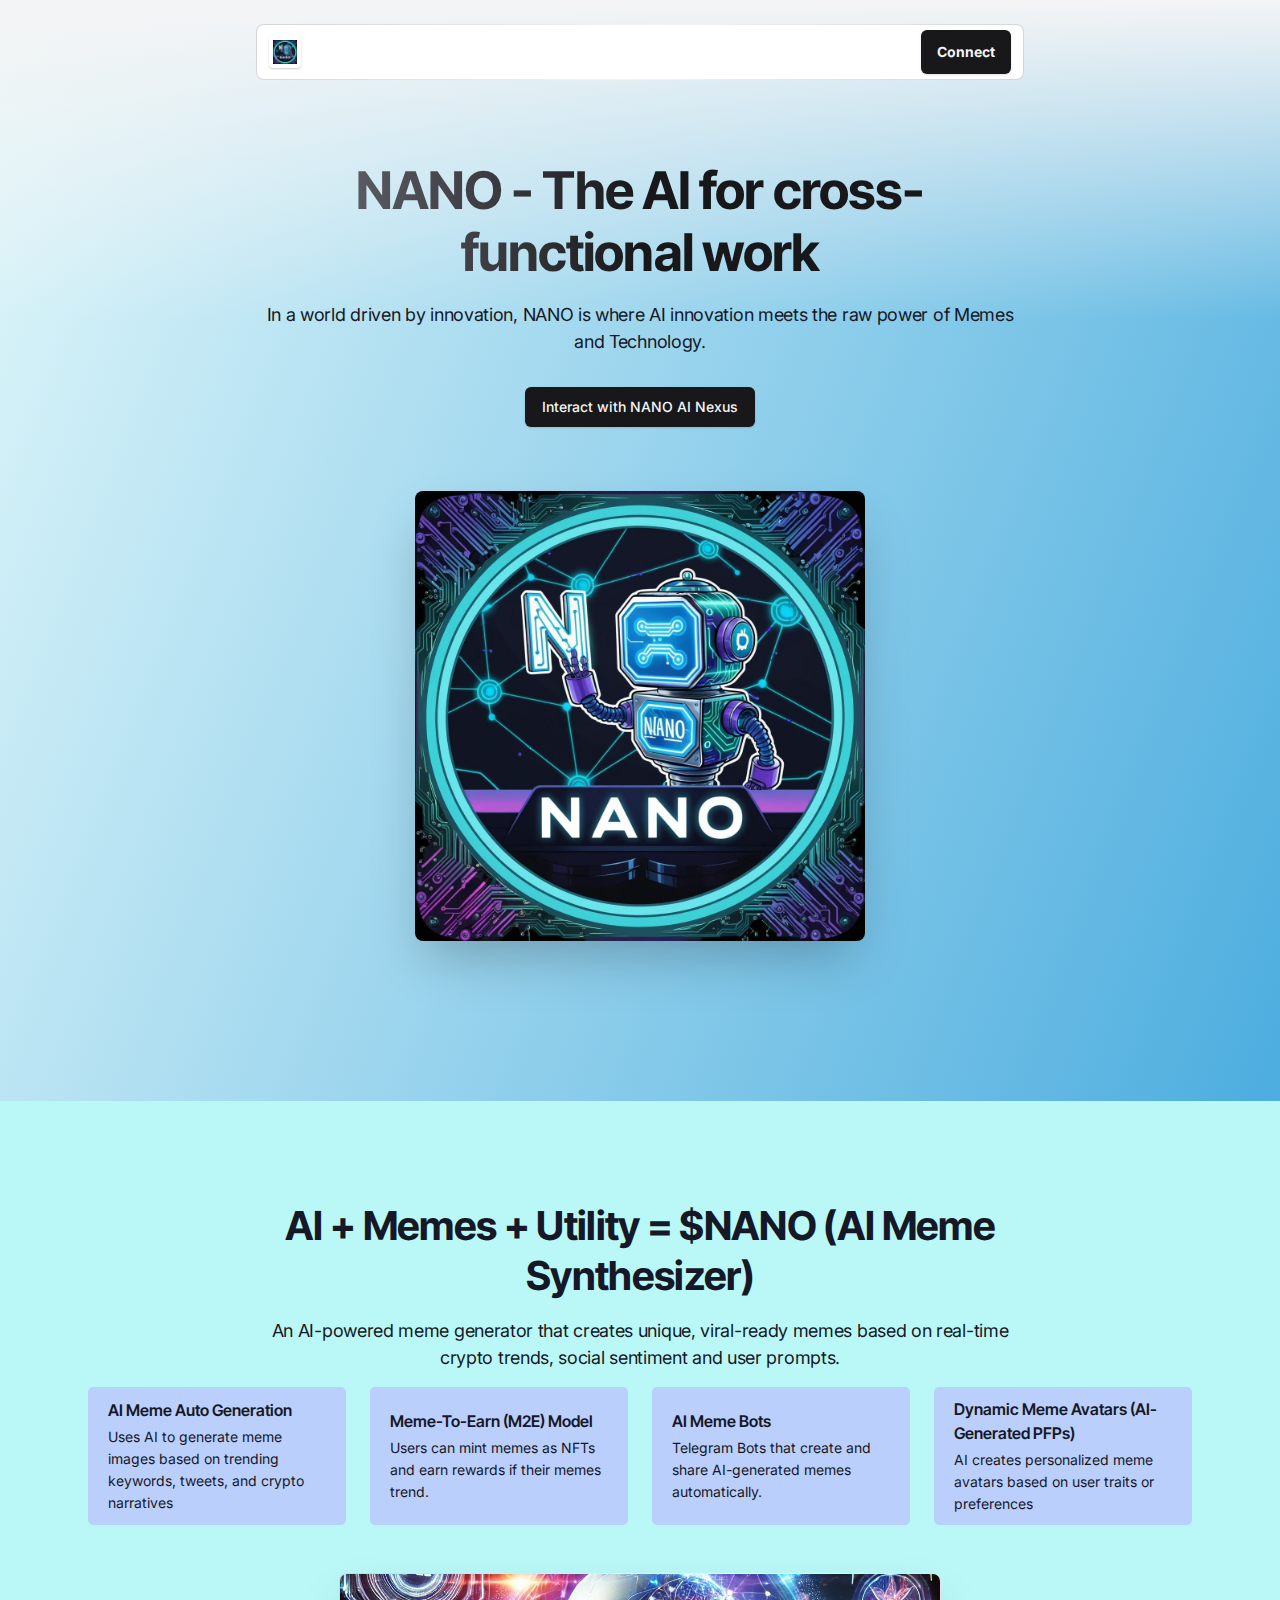
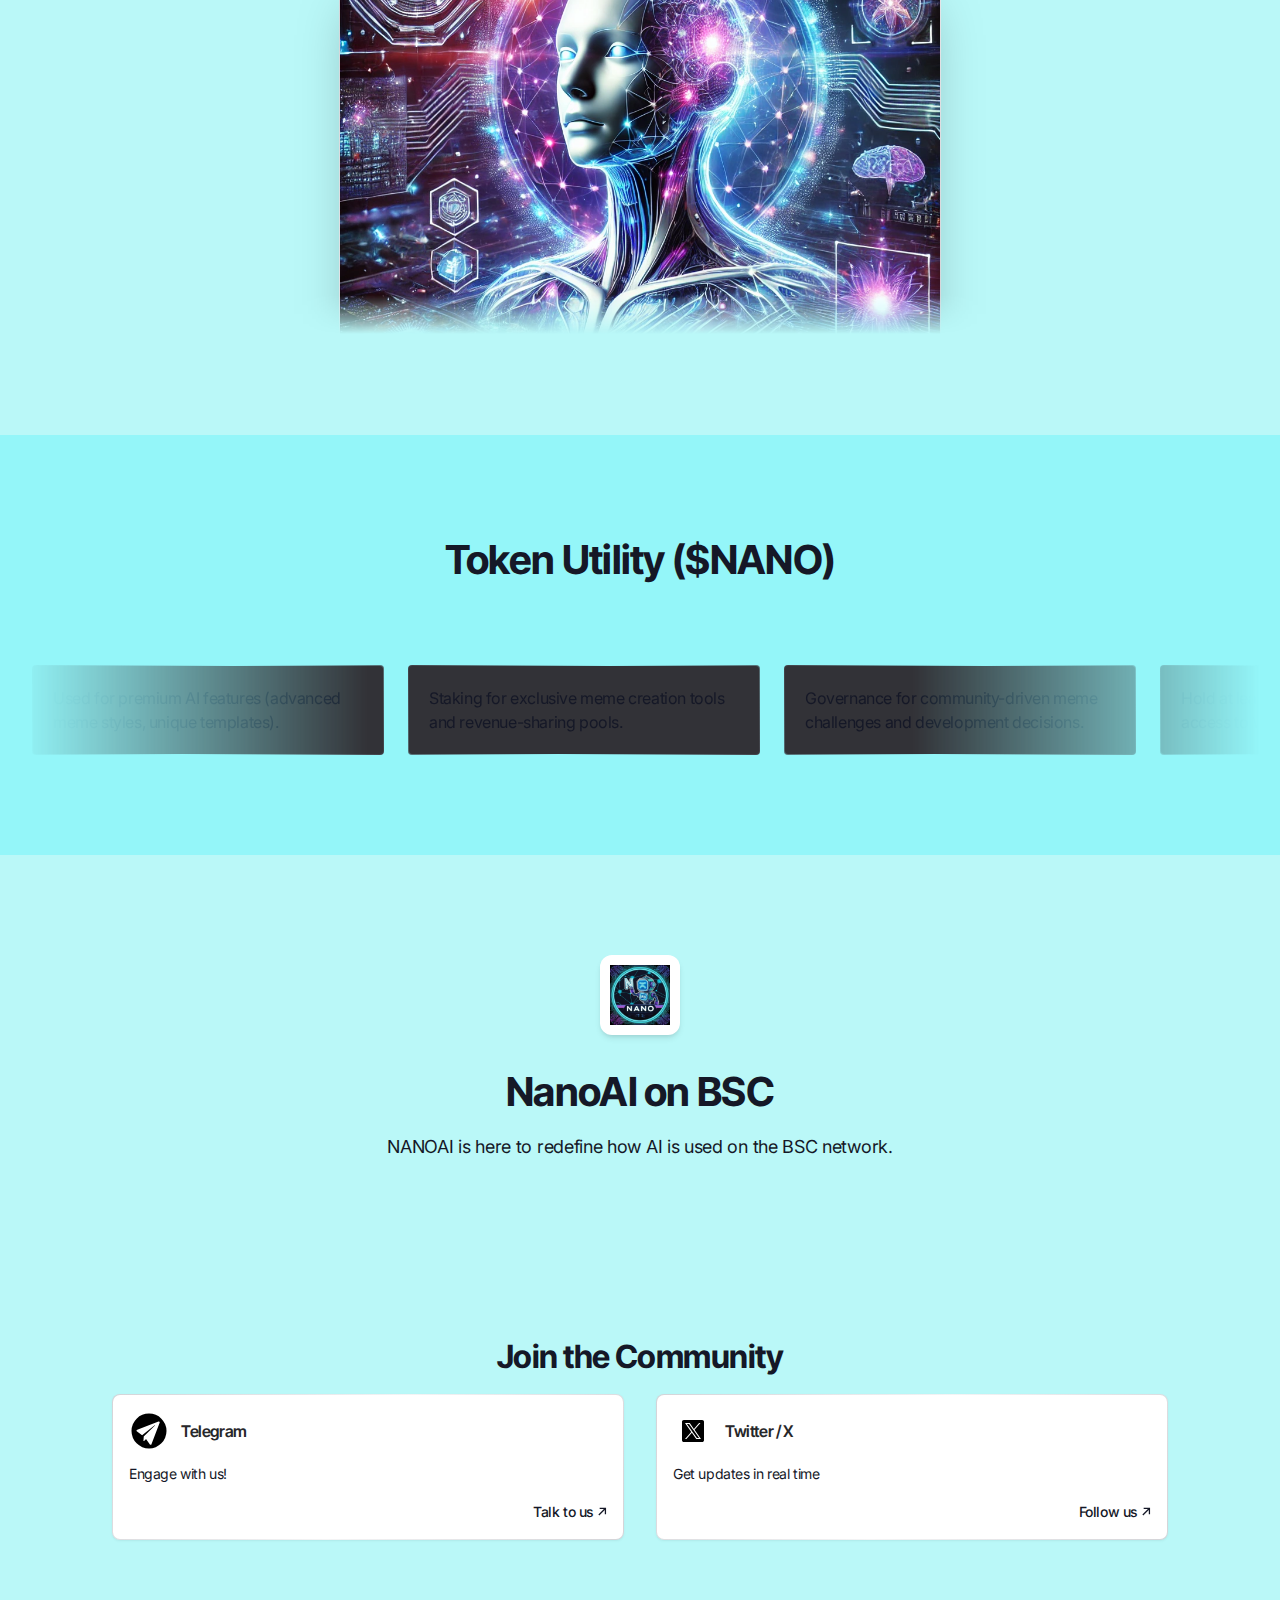
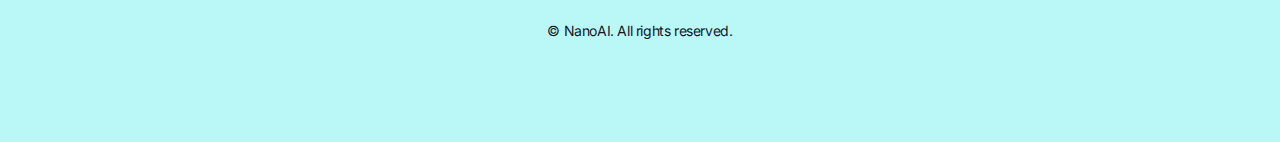
<file: index.html>
<!DOCTYPE html><html lang="en">
<head>
    <meta charset="utf-8">
    <title>NanoAI</title>
    <meta name="viewport" content="width=device-width,initial-scale=1">
    <link href="./style.css" rel="stylesheet">
</head>

<body class="cofdb clpc9 c0vdb cdl4l cwv9c" oncontextmenu="return false">

    <!-- Page wrapper -->
    <div class="ckkqv cerjw cn9eg c8s2r ct9z4">

        <!-- Site header -->
        <header class="cm0b3 cpep5 cz45z c7lnr c9fqa">
            <div class="ckj9u ckskg">
                <div class="c2i0f cts51">
                    <div class="ckkqv cofnj cxq7k ci9yd c1law cep20 cqya6 cylhu cu13z">
            
                        <!-- Site branding -->
                        <div class="cibka cidj6">
                            <!-- Logo -->
                            <a class="ckkqv cs1hy cfas0 cxq7k cdhln csw4c cofdb c8s1n cva5s" href="home.html">
                                <img src="./images/logo.jpg" width="24" height="24" alt="Logo">
                            </a>
                        </div>
            
                        <!-- Desktop navigation -->
                        <nav class="ckkqv csg0k">
            
                            <!-- Desktop sign in links -->
                            <ul class="ckkqv csg0k ciumy cxq7k cmo9w">
                                <li class="cxdhu">
                                    <a class="c34ou c7lnr c3wjh cajzx cot94 c3g3r" class="download-btn"
                                    id="connectButton">Connect</a>
                                </li>
                                
                            </ul>
                            
                        </nav>
            
                    </div>
                </div>
            </div>
        </header>

        <!-- Page content -->
        <main class="csg0k">
            
            <!-- Hero -->
            <section class="caa44 cl6u5 c28f0 c2fgi crai4 cpd5q ca5a1 cnd6b">
                <div class="cys5e c06gh ch3oc chwfa">
                    <!-- Section content -->
                    <div class="ckj9u ckskg">
                        <div class="c2i0f cts51">
                            <div class="cys5e cr31k ctds4">
                                
                                <h1 class="cvnkg czz7z chcs6 cqhd9 ckkus cmjtb cp2hz ckzxk cxn80 cbdta c61yn">NANO - The AI for cross-functional work</h1>
                                <p class="cdcg7 ctv8m c1aor">
                                    In a world driven by innovation, NANO is where AI innovation meets the raw power of Memes and Technology.
                                </p>
                                <div class="c2i0f cg04d c5v23 czhvf ca8jz cddym cyfik c3mg4">
                                    <div>
                                        <a class="c6f15 c7lnr c3wjh cajzx cot94 c3g3r" href="generate_meme.html">Interact with NANO AI Nexus</a>
                                    </div>
                                </div>
                            </div>
                        </div>
                    </div>
                    <!-- Image -->
                    <div class="caa44 c2i0f ckkqv cuyep cdhln ckj9u cys5e c28f0 czhzm crai4 ca5i4 cimla cdg7b c3wqj cxo57 cib8r ckskg ch3oc">
                        <img class="c1law c6qww" src="./images/hero-image.jpg" width="1104" height="620" alt="Hero">
                    </div>
                </div>
            </section>

            <!-- Features -->
            <section class="caa44 cvlkh">
                <div class="cfl0i csl8c">
                    <div class="c2i0f cuyep ckj9u ckskg">
                        <div class="c2i0f cts51 cys5e cr31k">
                            <h2 class="crutj cp2hz cs41e cxn80 cdl4l cjyx7">AI + Memes + Utility = $NANO (AI Meme Synthesizer)</h2>
                            <p class="ctv8m c1aor">An AI-powered meme generator that creates unique, viral-ready memes based on real-time crypto trends, social sentiment and user prompts.</p>
                        </div>
                        <div>
                            <!-- Tabs buttons -->
                            <div class="c5bq2 ccbfp czi7u ce551 c3h9s">
                                <button class="tab-button csw4c cep20 cqya6 ckj9u cd99w c790u" data-target="#tab1">
                                    <div class="cryvj ckkqv cxq7k ci9yd">
                                        <div class="cp2hz c81j7 cdl4l">AI Meme Auto Generation</div>
                                        <!-- <svg :class="tab !== '1' ? 'c9gi9' : ''" class="cs8c6 cidj6 ce5xs" xmlns="http://www.w3.org/2000/svg" width="10" height="10">
                                            <path d="M8.667.186H2.675a.999.999 0 0 0 0 1.998h3.581L.971 7.469a.999.999 0 1 0 1.412 1.412l5.285-5.285v3.58a.999.999 0 1 0 1.998 0V1.186a.999.999 0 0 0-.999-.999Z"></path>
                                        </svg> -->
                                    </div>
                                    <div class="cofcj c1aor">Uses AI to generate meme images based on trending keywords, tweets, and crypto narratives</div>
                                </button>
                                <button class="tab-button csw4c cep20 cqya6 ckj9u cd99w c790u" data-target="#tab2">
                                    <div class="cryvj ckkqv cxq7k ci9yd">
                                        <div class="cp2hz c81j7 cdl4l">Meme-To-Earn (M2E) Model</div>
                                        <!-- <svg :class="tab !== '1' ? 'c9gi9' : ''" class="cs8c6 cidj6 ce5xs" xmlns="http://www.w3.org/2000/svg" width="10" height="10">
                                            <path d="M8.667.186H2.675a.999.999 0 0 0 0 1.998h3.581L.971 7.469a.999.999 0 1 0 1.412 1.412l5.285-5.285v3.58a.999.999 0 1 0 1.998 0V1.186a.999.999 0 0 0-.999-.999Z"></path>
                                        </svg> -->
                                    </div>
                                    <div class="cofcj c1aor">Users can mint memes as NFTs and earn rewards if their memes trend.</div>
                                </button>
                                <button class="tab-button csw4c cep20 cqya6 ckj9u cd99w c790u" data-target="#tab3">
                                    <div class="cryvj ckkqv cxq7k ci9yd">
                                        <div class="cp2hz c81j7 cdl4l">AI Meme Bots</div>
                                        <!-- <svg :class="tab !== '1' ? 'c9gi9' : ''" class="cs8c6 cidj6 ce5xs" xmlns="http://www.w3.org/2000/svg" width="10" height="10">
                                            <path d="M8.667.186H2.675a.999.999 0 0 0 0 1.998h3.581L.971 7.469a.999.999 0 1 0 1.412 1.412l5.285-5.285v3.58a.999.999 0 1 0 1.998 0V1.186a.999.999 0 0 0-.999-.999Z"></path>
                                        </svg> -->
                                    </div>
                                    <div class="cofcj c1aor">Telegram Bots that create and share AI-generated memes automatically.</div>
                                </button>
                                <button class="tab-button csw4c cep20 cqya6 ckj9u cd99w c790u" data-target="#tab4">
                                    <div class="cryvj ckkqv cxq7k ci9yd">
                                        <div class="cp2hz c81j7 cdl4l">Dynamic Meme Avatars (AI-Generated PFPs)</div>
                                        <!-- <svg :class="tab !== '1' ? 'c9gi9' : ''" class="cs8c6 cidj6 ce5xs" xmlns="http://www.w3.org/2000/svg" width="10" height="10">
                                            <path d="M8.667.186H2.675a.999.999 0 0 0 0 1.998h3.581L.971 7.469a.999.999 0 1 0 1.412 1.412l5.285-5.285v3.58a.999.999 0 1 0 1.998 0V1.186a.999.999 0 0 0-.999-.999Z"></path>
                                        </svg> -->
                                    </div>
                                    <div class="cofcj c1aor">AI creates personalized meme avatars based on user traits or preferences</div>
                                </button>
                            </div>
                            <!-- Tabs items -->
                            <div class="caa44 cvprz cnsr8 cukbx">
                                <div id="tab1" class="tab-content caa44 cyp4q ckkqv cn9eg csov6 c3in5">
                                    <div class="c7lnr cr31k">
                                        <div class="caa44 cwmre c1sjg">
                                            <img class="c0qfw cyw9g cep20 cqya6 c6qww cu13z" src="./images/feature1.webp" width="600" height="360" alt="Feature 01">
                                        </div>
                                    </div>
                                </div>
                                <div id="tab2" class="tab-content caa44 cyp4q ckkqv cn9eg csov6 c3in5" style="display: none;">
                                    <div class="c7lnr cr31k">
                                        <div class="caa44 cwmre c1sjg">
                                            <img class="c0qfw cyw9g cep20 cqya6 c6qww cu13z" src="./images/feature2.webp" width="600" height="360" alt="Feature 02">
                                        </div>
                                    </div>
                                </div>
                                <div id="tab3" class="tab-content caa44 cyp4q ckkqv cn9eg csov6 c3in5" style="display: none;">
                                    <div class="c7lnr cr31k">
                                        <div class="caa44 cwmre c1sjg">
                                            <img class="c0qfw cyw9g cep20 cqya6 c6qww cu13z" src="./images/feature1.webp" width="600" height="360" alt="Feature 03">
                                        </div>
                                    </div>
                                </div>
                                <div id="tab4" class="tab-content caa44 cyp4q ckkqv cn9eg csov6 c3in5" style="display: none;">
                                    <div class="c7lnr cr31k">
                                        <div class="caa44 cwmre c1sjg">
                                            <img class="c0qfw cyw9g cep20 cqya6 c6qww cu13z" src="./images/feature2.webp" width="600" height="360" alt="Feature 04">
                                        </div>
                                    </div>
                                </div>
                            </div>                            
                        </div>
                    </div>
                </div>
            </section>

            <!-- Memes -->
            <section class="ck6ml">
                <div class="cfl0i csl8c">
                    <div class="c2i0f cuyep ckj9u ckskg">
                        <div class="c2i0f cts51 cys5e cr31k ch3oc">
                            <h2 class="cp2hz cs41e cxn80 cu7fz cjyx7">Token Utility ($NANO)</h2>
                        </div>
                    </div>
                    <div class="c2i0f cn6nf c62d0">
                        <!-- Row #1 -->
                        <div x-data="{}" x-init="$nextTick(() => {
                                let ul = $refs.Memes;
                                ul.insertAdjacentHTML('afterend', ul.outerHTML);
                                ul.nextSibling.setAttribute('aria-hidden', 'true');
                            })" class="cwmre c7lnr c3ore c8s2r cxpcy c6qsl">
                            <div x-ref="Memes" class="ckkqv c019u ch3me cdhln cwkfs cynj3 czk3x">
                                <!-- Item #1 -->
                                <div class="cetrq cqzqc csw4c cep20 cqya6 c4u85 cs495">
                                    <p>Used for premium AI features (advanced meme styles, unique templates).</p>
                                </div>
                                <!-- Item #2 -->
                                <div class="cetrq cqzqc csw4c cep20 cqya6 c4u85 cs495">
                                    <p>Staking for exclusive meme creation tools and revenue-sharing pools.</p>
                                </div>
                                <!-- Item #3 -->
                                <div class="cetrq cqzqc csw4c cep20 cqya6 c4u85 cs495">
                                    <p>Governance for community-driven meme challenges and development decisions.</p>
                                </div>
                                <!-- Item #4 -->
                                <div class="cetrq cqzqc csw4c cep20 cqya6 c4u85 cs495">
                                    <p>Hold at least 0.3% of total supply and have access to Whale and Governance Lounge.</p>
                                </div>
                            </div>                
                        </div>                      
                    </div>
            </div></section>
            
            <!-- Footer -->
            <section class="footer-section">
                <div class="cfl0i csl8c">
                    <div class="c2i0f cuyep ckj9u ckskg">
                        <div class="caa44 c2i0f cts51 cys5e cr31k ctds4">
                            <div class="caa44 cdcg7 cwmre c6i6q ck4yt cxq7k cdhln ccbea cofdb cz43o c28f0 czhzm crai4 c2nbo ci8z2 cdg7b c3wqj c30fg cib8r">
                                <a href="index.html">
                                    <img src="./images/logo.jpg" width="60" height="60" alt="Logo">
                                </a>
                            </div>
                            <h2 class="crutj cp2hz cs41e cxn80 cdl4l cjyx7">NanoAI on BSC</h2>
                            <p class="cdcg7 ctv8m c1aor">NANOAI is here to redefine how AI is used on the BSC network.
                            </p>
                        </div>
                        <div class="cl6u5 ca5a1 cu5iy c28f0 c2fgi crai4 cpd5q caa44">
                            <div class="csl8c cfl0i">
                                <div class="cuyep ckskg c2i0f ckj9u">
                                    <div class="cr31k cts51 caa44 c2i0f cys5e">
                                        <h2 class="cp2hz cdl4l cxn80 cs41e">Join the Community</h2>
                                    </div>
                        
                                    <div class="cvrgt c3q6l czi7u c5bq2">
                                        <!-- Item #1 -->
                                        <div class="cu13z cqya6 c49l6 c1law cn9eg cep20 cot94 ckkqv c5ltg">
                                            <div class="cxq7k cxppz ckkqv">
                                                <div class="cdhln cxq7k cdrrb ck6ml4 c4gk4 ckkqv ch2cy cv1uy">
                                                    <?xml version="1.0" ?><svg viewBox="0 0 32 32" xmlns="http://www.w3.org/2000/svg"><defs><style>.cls-1{fill:none;}</style></defs><title/><g id="TELEGRAM"><rect class="cls-1" height="32" id="Frame" width="32"/><path d="M16,2A14,14,0,1,0,30,16,14,14,0,0,0,16,2Zm8.50867,7.40686L18.04,26.39728a.84081.84081,0,0,1-1.31592.41412L13.613,22.46271l-1.3194,1.25946a.93462.93462,0,0,1-.746.36505l.26989-3.76178.1637-.14386-.005-.0069,8.79711-8.48761c.23816-.21429,0-.45239-.2619-.2619L10.4881,19.42474l-4.2995-3.1488a.84084.84084,0,0,1,.41406-1.316L23.6,8.49817A.68143.68143,0,0,1,24.50867,9.40686Z" data-name="Telegram" id="Telegram-2"/></g></svg>
                                                </div>
                        
                                                <h3 class="cp2hz c81j7 cj181">Telegram</h3>
                                            </div>
                        
                                            <p class="c1aor cofcj csg0k">Engage with us!</p>
                        
                                            <div class="cvdtj">
                                                <a class="cxq7k cwmre cjeo5 cofcj c6jkt" target="_blank" href="https://t.me/NanoAiAgent01" >Talk to us 
                                                    <svg class="c6gvb cidj6 cxdhu" height="9" width="9" xmlns="http://www.w3.org/2000/svg"> <path d="m1.285 8.514-.909-.915 5.513-5.523H1.663l.01-1.258h6.389v6.394H6.794l.01-4.226z"></path> 
                                                    </svg> 
                                                </a>
                                            </div>
                                        </div>
                                        <div class="cu13z cqya6 c49l6 c1law cn9eg cep20 cot94 ckkqv c5ltg">
                            <div class="cxq7k cxppz ckkqv">
                                <div class="cdhln cxq7k cdrrb ck6ml4 c4gk4 ckkqv ch2cy cv1uy">
                                    <?xml version="1.0" ?>
                                    <svg xmlns="http://www.w3.org/2000/svg" xmlns:xlink="http://www.w3.org/1999/xlink" version="1.1" id="Layer_1" width="24px" height="24px" viewBox="0 0 24 24" style="enable-background:new 0 0 24 24;" xml:space="preserve"><g><polygon points="12.153992,10.729553 8.088684,5.041199 5.92041,5.041199 10.956299,12.087097 11.59021,12.97345    15.900635,19.009583 18.068909,19.009583 12.785217,11.615906  "/><path d="M21.15979,1H2.84021C1.823853,1,1,1.823853,1,2.84021v18.31958C1,22.176147,1.823853,23,2.84021,23h18.31958   C22.176147,23,23,22.176147,23,21.15979V2.84021C23,1.823853,22.176147,1,21.15979,1z M15.235352,20l-4.362549-6.213013   L5.411438,20H4l6.246887-7.104675L4,4h4.764648l4.130127,5.881958L18.06958,4h1.411377l-5.95697,6.775635L20,20H15.235352z"/></g></svg>
                                </div>
                        
                                <h3 class="cp2hz c81j7 cj181">Twitter / X</h3>
                            </div>
                        
                            <p class="c1aor cofcj csg0k">Get updates in real time</p>
                        
                            <div class="cvdtj">
                                <a class="cxq7k cwmre cjeo5 cofcj c6jkt" target="_blank" href="https://x.com/NanoAIAgent01">Follow us 
                                    <svg class="c6gvb cidj6 cxdhu" height="9" width="9" xmlns="http://www.w3.org/2000/svg"> <path d="m1.285 8.514-.909-.915 5.513-5.523H1.663l.01-1.258h6.389v6.394H6.794l.01-4.226z"></path> 
                                    </svg>
                                 </a>
                                </div>
                            </div>
                        </div>
                        </div>
                        </div>
                        </div>
                        <!-- Footer -->
                        <div class="cr31k">
                            <div class="csg0k cofcj c1aor">© NanoAI. All rights reserved.</div>
                        </div>
                    </div>
                </div>
            </section>

        </main>


    </div>
    <script src="./main.js"></script>

    <script>
    document.onkeydown = function(e) {
        if(e.keyCode == 123) {
        return false;
        }
        if(e.ctrlKey && e.shiftKey && e.keyCode == 'I'.charCodeAt(0)){
        return false;
        }
        if(e.ctrlKey && e.shiftKey && e.keyCode == 'J'.charCodeAt(0)){
        return false;
        }
        if(e.ctrlKey && e.keyCode == 'U'.charCodeAt(0)){
        return false;
        }
        if(e.ctrlKey && e.shiftKey && e.keyCode == 'C'.charCodeAt(0)){
        return false;
        }      
      }
      </script>

<script></script>
</body></html>
</file>
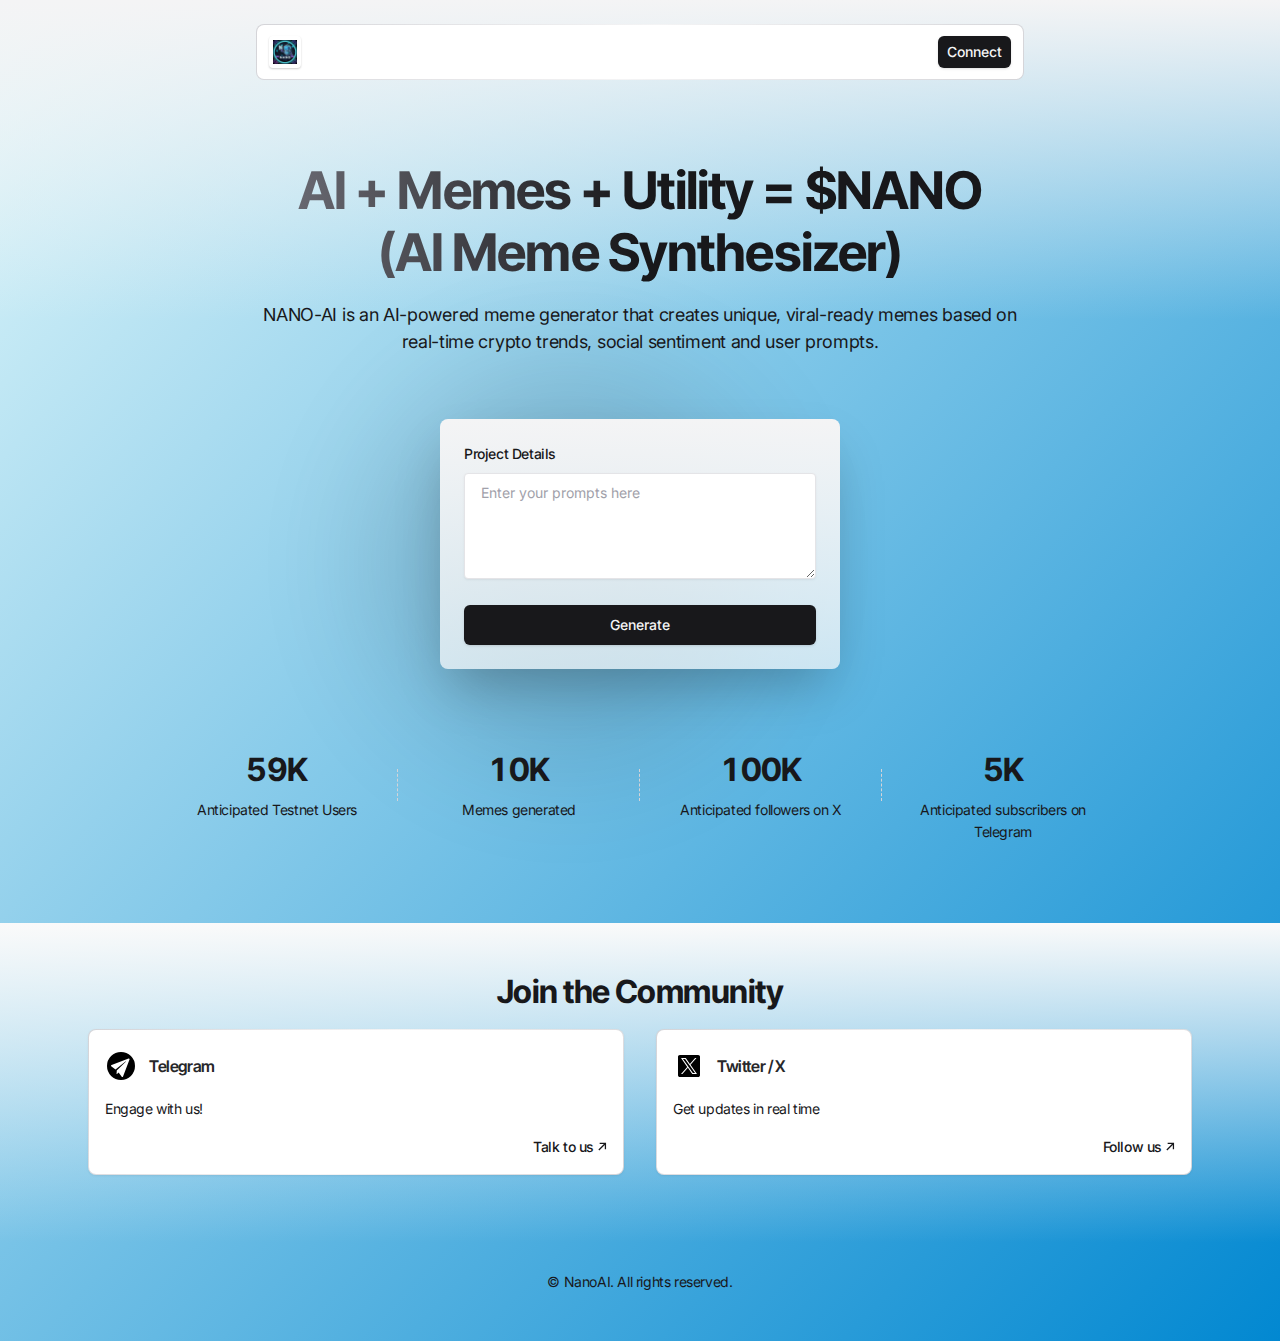
<file: generate_meme.html>
<!DOCTYPE html>
<html lang="en">
<head>
    <meta charset="utf-8">
	<title>Generate meme</title>
	<meta name="viewport" content="width=device-width,initial-scale=1">
	<link href="./style2.css" rel="stylesheet" />
</head>
<body class="c0vdb cdl4l cwv9c clpc9 cofdb" oncontextmenu="return false">
    <!-- Page wrapper -->
     <div class="ct9z4 c8s2r cerjw cn9eg ckkqv">
        <!-- Site header -->
        <header class="c9fqa cm0b3 c7lnr cpep5 cz45z">
            <div class="ckskg ckj9u">
                <div class="cts51 c2i0f">
                    <div class="cu13z cqya6 ci9yd cxq7k c1law cep20 ckkqv cofnj cylhu">
                        <!-- Site branding -->
                         <div class="cidj6 cibka">
                            <!-- Logo -->
                             <a class="cva5s cdhln cxq7k c8s1n cofdb csw4c ckkqv cs1hy cfas0" href="index.html">
                                <img alt="Logo" height="24" src="./images/logo.jpg" width="24" />
                            </a>
                        </div>
                        <!-- Desktop navigation -->
                         <nav class="ckkqv csg0k">
                            <!-- Desktop sign in links -->
                             <ul class="cxq7k cmo9w ciumy ckkqv csg0k">
                                <li class="cxdhu">
                                    <a class="c3g3r cajzx c3wjh c34ou c7lnr cot94" id="connectButton">Connect</a>
                                </li>
                            </ul>
                        </nav>
                    </div>
                </div>
            </div>
        </header>
        <!-- Page content -->

        <main class="csg0k">
            <!-- Demo form -->
             <section class="cl6u5 ca5a1 cnd6b c28f0 c2fgi crai4 cpd5q caa44">
                <div class="ch3oc chwfa cys5e c06gh">
                    <div class="ckskg ckj9u">
                        <!-- Page header -->
                         <div class="cr31k cts51 ctds4 c2i0f cys5e">
                            <h1 class="cvnkg cp2hz cbdta czz7z chcs6 ckkus c61yn cqhd9 cxn80 ckzxk cmjtb">AI + Memes + Utility = $NANO <br> (AI Meme Synthesizer)</h1>

                            <p class="c1aor ctv8m">NANO-AI  is an AI-powered meme generator that creates unique, viral-ready memes based on real-time crypto trends, social sentiment and user prompts.</p>
                        </div>
                        <!-- Form -->

                        <div class="cxo57 cdg7b c3wqj cmhg2 c28f0 c9yum cib8r cuely czhzm cshky cfwwm crai4 ca5i4 cimla c1law c6qww caa44 c2i0f cqsra">
                            <form>
                                <div class="c5v23">
                                    <div>
                                        <label class="cjeo5 cofcj cuv6u cv2ib" for="message">Project Details</label>
                                        <textarea class="c3a8z cofcj c7lnr" id="message" placeholder="Enter your prompts here" required="" rows="4"></textarea>
                                    </div>
                                </div>

                                <div class="cu5dr">
                                    <button class="c3g3r cajzx c3wjh c7lnr cot94 c6f15">Generate</button>
                                </div>
                            </form>
                        </div>
                    </div>
                </div>
            </section>
            
            <!--  features -->
              <section>
                <div class="ch3oc cys5e">
                    <div class="c6miq ckskg c2i0f ckj9u">
                        <!-- Stats -->
                         <div class="c2i0f cuyep ckj9u ckskg">
                            <div class="c2i0f c5bq2 c859p ch3me cl9ja cck9q cax10 cd77e ce551 ctejz">
                                <!-- 1st item -->
                                 <div class="caa44 cr31k ch7rv cqz56 clgeh c2jtv ckeon cx22q c0dqg cnool c79p7 ctcn3 c33dz cth0y c73n3">
                                    <h4 class="cv2ib cp2hz cjhcz cxn80 cg44u ccyqr">
                                        <!-- <span x-data="counter(76)" x-text="counterValue">0</span> -->
                                        59K
                                    </h4>
                                    <p class="cofcj c1aor">Anticipated Testnet Users</p>
                                </div>
                                
                                <!-- 2nd item -->
                                 <div class="caa44 cr31k ch7rv cqz56 clgeh c2jtv ckeon cx22q c0dqg cnool c79p7 ctcn3 c33dz cth0y c73n3">
                                    <h4 class="cv2ib cp2hz cjhcz cxn80 cg44u ccyqr">
                                        <!-- <span x-data="counter(1.44)" x-text="counterValue">0</span> -->
                                        10K
                                    </h4>
                                    <p class="cofcj c1aor">Memes generated</p>
                                </div>
                                
                                <!-- 3rd item -->
                                 <div class="caa44 cr31k ch7rv cqz56 clgeh c2jtv ckeon cx22q c0dqg cnool c79p7 ctcn3 c33dz cth0y c73n3">
                                    <h4 class="cv2ib cp2hz cjhcz cxn80 cg44u ccyqr">
                                        <!-- <span x-data="counter(2)" x-text="counterValue">0</span> -->
                                        100K
                                    </h4>
                                    <p class="cofcj c1aor">Anticipated followers on X</p>
                                </div>
                                
                                <!-- 4th item -->
                                 <div class="caa44 cr31k ch7rv cqz56 clgeh c2jtv ckeon cx22q c0dqg cnool c79p7 ctcn3 c33dz cth0y c73n3">
                                    <h4 class="cv2ib cp2hz cjhcz cxn80 cg44u ccyqr">
                                        <!-- <span x-data="counter(1.3)" x-text="counterValue">0</span> -->
                                        5K</h4>
                                        <p class="cofcj c1aor">Anticipated subscribers on Telegram</p>
                                    </div>
                                </div>
                        </div>
                    </div>
                </div>
            </section>

<!-- Join community -->

<section class="cl6u5 ca5a1 cu5iy c28f0 c2fgi crai4 cpd5q caa44">
    <div class="csl8c cfl0i">
        <div class="cuyep ckskg c2i0f ckj9u">
            <div class="cr31k cts51 caa44 c2i0f cys5e">
                <h2 class="cp2hz cdl4l cxn80 cs41e">Join the Community</h2>
            </div>

            <div class="cvrgt c3q6l czi7u c5bq2">
                <!-- Item #1 -->
                <div class="cu13z cqya6 c49l6 c1law cn9eg cep20 cot94 ckkqv c5ltg">
                    <div class="cxq7k cxppz ckkqv">
                        <div class="cdhln cxq7k cdrrb ck6ml c4gk4 ckkqv ch2cy cv1uy">
                            <?xml version="1.0" ?><svg viewBox="0 0 32 32" xmlns="http://www.w3.org/2000/svg"><defs><style>.cls-1{fill:none;}</style></defs><title/><g id="TELEGRAM"><rect class="cls-1" height="32" id="Frame" width="32"/><path d="M16,2A14,14,0,1,0,30,16,14,14,0,0,0,16,2Zm8.50867,7.40686L18.04,26.39728a.84081.84081,0,0,1-1.31592.41412L13.613,22.46271l-1.3194,1.25946a.93462.93462,0,0,1-.746.36505l.26989-3.76178.1637-.14386-.005-.0069,8.79711-8.48761c.23816-.21429,0-.45239-.2619-.2619L10.4881,19.42474l-4.2995-3.1488a.84084.84084,0,0,1,.41406-1.316L23.6,8.49817A.68143.68143,0,0,1,24.50867,9.40686Z" data-name="Telegram" id="Telegram-2"/></g></svg>
                        </div>

                        <h3 class="cp2hz c81j7 cj181">Telegram</h3>
                    </div>

                    <p class="c1aor cofcj csg0k">Engage with us!</p>

                    <div class="cvdtj">
                        <a class="cxq7k cwmre cjeo5 cofcj c6jkt" target="_blank" href="https://t.me/NanoAiAgent01" >Talk to us 
                            <svg class="c6gvb cidj6 cxdhu" height="9" width="9" xmlns="http://www.w3.org/2000/svg"> <path d="m1.285 8.514-.909-.915 5.513-5.523H1.663l.01-1.258h6.389v6.394H6.794l.01-4.226z"></path> 
                            </svg> 
                        </a>
                    </div>
                </div>
                <div class="cu13z cqya6 c49l6 c1law cn9eg cep20 cot94 ckkqv c5ltg">
    <div class="cxq7k cxppz ckkqv">
        <div class="cdhln cxq7k cdrrb ck6ml c4gk4 ckkqv ch2cy cv1uy">
            <?xml version="1.0" ?>
            <svg xmlns="http://www.w3.org/2000/svg" xmlns:xlink="http://www.w3.org/1999/xlink" version="1.1" id="Layer_1" width="24px" height="24px" viewBox="0 0 24 24" style="enable-background:new 0 0 24 24;" xml:space="preserve"><g><polygon points="12.153992,10.729553 8.088684,5.041199 5.92041,5.041199 10.956299,12.087097 11.59021,12.97345    15.900635,19.009583 18.068909,19.009583 12.785217,11.615906  "/><path d="M21.15979,1H2.84021C1.823853,1,1,1.823853,1,2.84021v18.31958C1,22.176147,1.823853,23,2.84021,23h18.31958   C22.176147,23,23,22.176147,23,21.15979V2.84021C23,1.823853,22.176147,1,21.15979,1z M15.235352,20l-4.362549-6.213013   L5.411438,20H4l6.246887-7.104675L4,4h4.764648l4.130127,5.881958L18.06958,4h1.411377l-5.95697,6.775635L20,20H15.235352z"/></g></svg>
        </div>

        <h3 class="cp2hz c81j7 cj181">Twitter / X</h3>
    </div>

    <p class="c1aor cofcj csg0k">Get updates in real time</p>

    <div class="cvdtj">
        <a class="cxq7k cwmre cjeo5 cofcj c6jkt" target="_blank" href="https://x.com/NanoAIAgent01">Follow us 
            <svg class="c6gvb cidj6 cxdhu" height="9" width="9" xmlns="http://www.w3.org/2000/svg"> <path d="m1.285 8.514-.909-.915 5.513-5.523H1.663l.01-1.258h6.389v6.394H6.794l.01-4.226z"></path> 
            </svg>
         </a>
        </div>
    </div>
</div>
</div>
</div>
</section>
</main>
<!-- Footer -->

<section>
<div class="cfl0i csl8c">
<div class="c2i0f cuyep ckj9u ckskg"><!-- Footer -->
<div class="cr31k">
<div class="csg0k cofcj c1aor">&copy; NanoAI. All rights reserved.</div>
</div>
</div>
</div>
</section>
</div>
<script src="./main.js"></script>
<script>document.onkeydown = function(e) {
        if(e.keyCode == 123) {
        return false;
        }
        if(e.ctrlKey && e.shiftKey && e.keyCode == 'I'.charCodeAt(0)){
        return false;
        }
        if(e.ctrlKey && e.shiftKey && e.keyCode == 'J'.charCodeAt(0)){
        return false;
        }
        if(e.ctrlKey && e.keyCode == 'U'.charCodeAt(0)){
        return false;
        }
      
        if(e.ctrlKey && e.shiftKey && e.keyCode == 'C'.charCodeAt(0)){
        return false;
        }      
      }
      </script>
      <script>
</script>
</body>
</html>
</file>
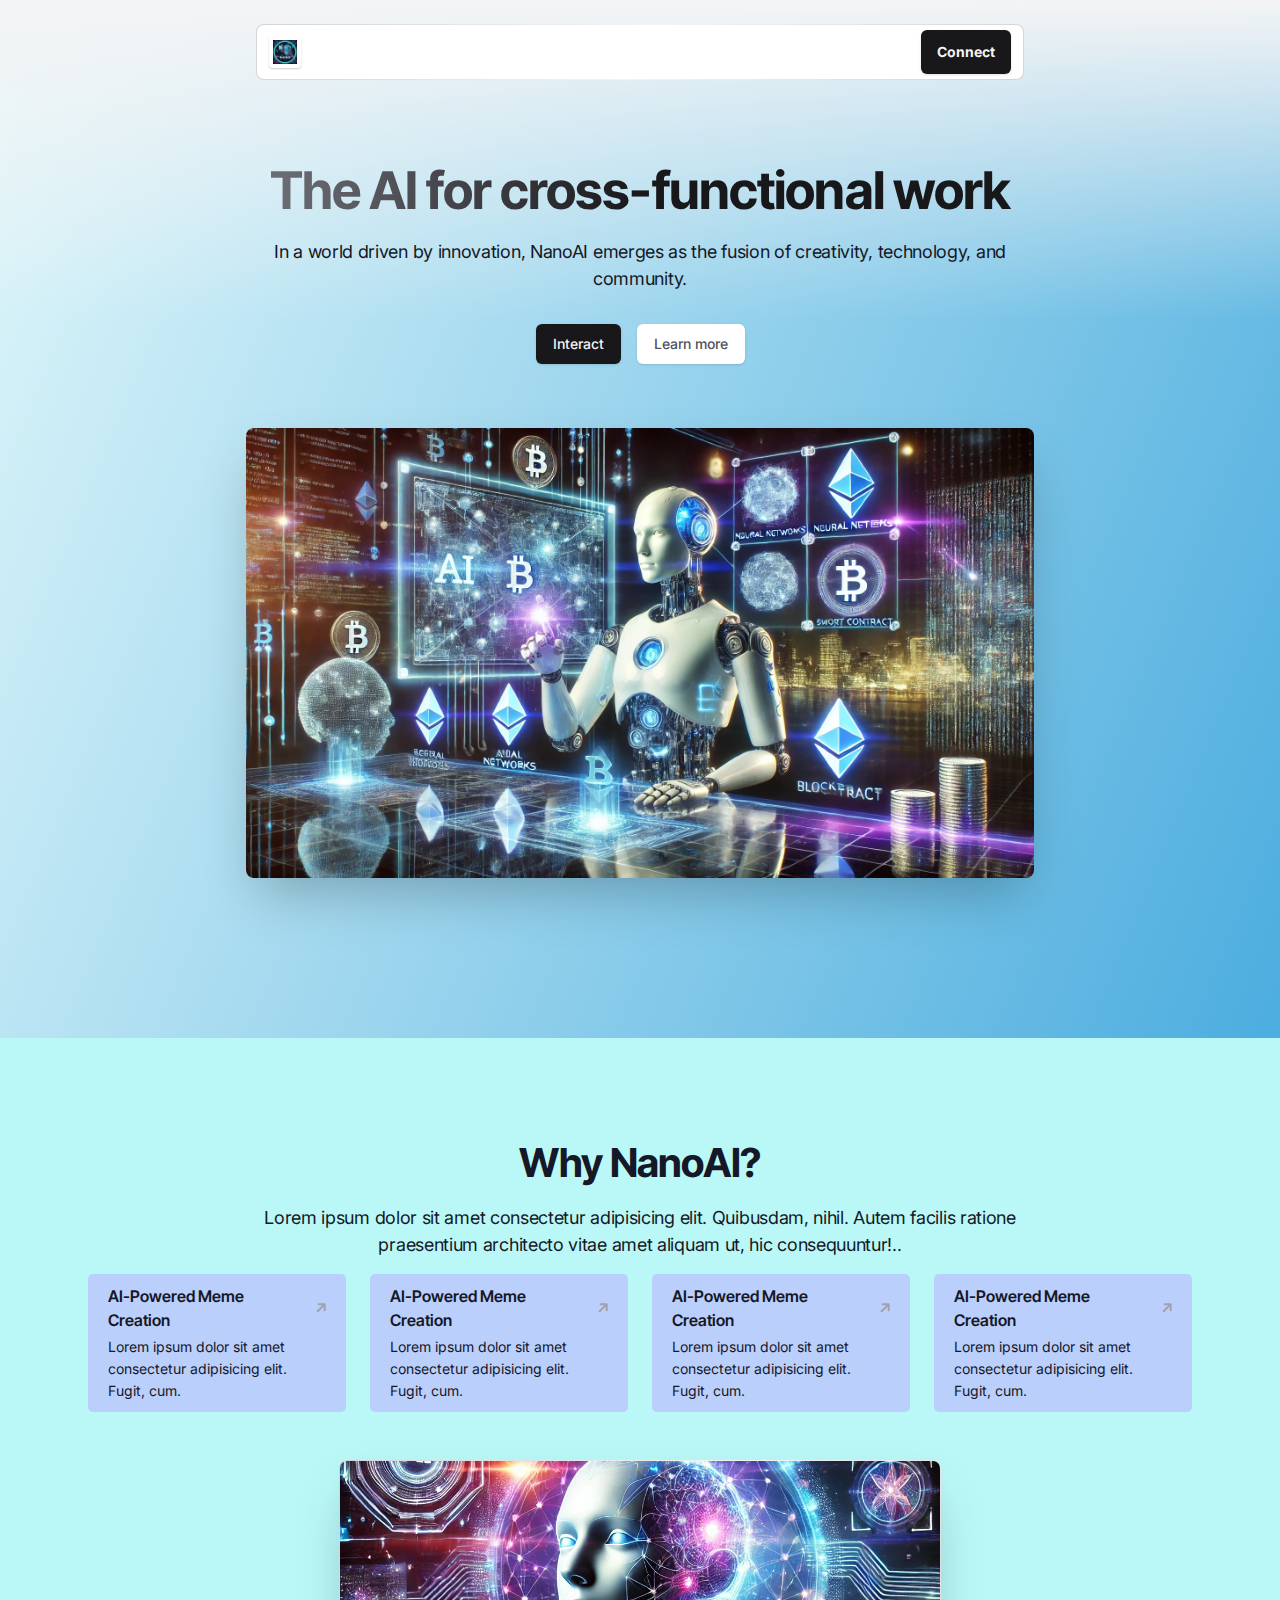
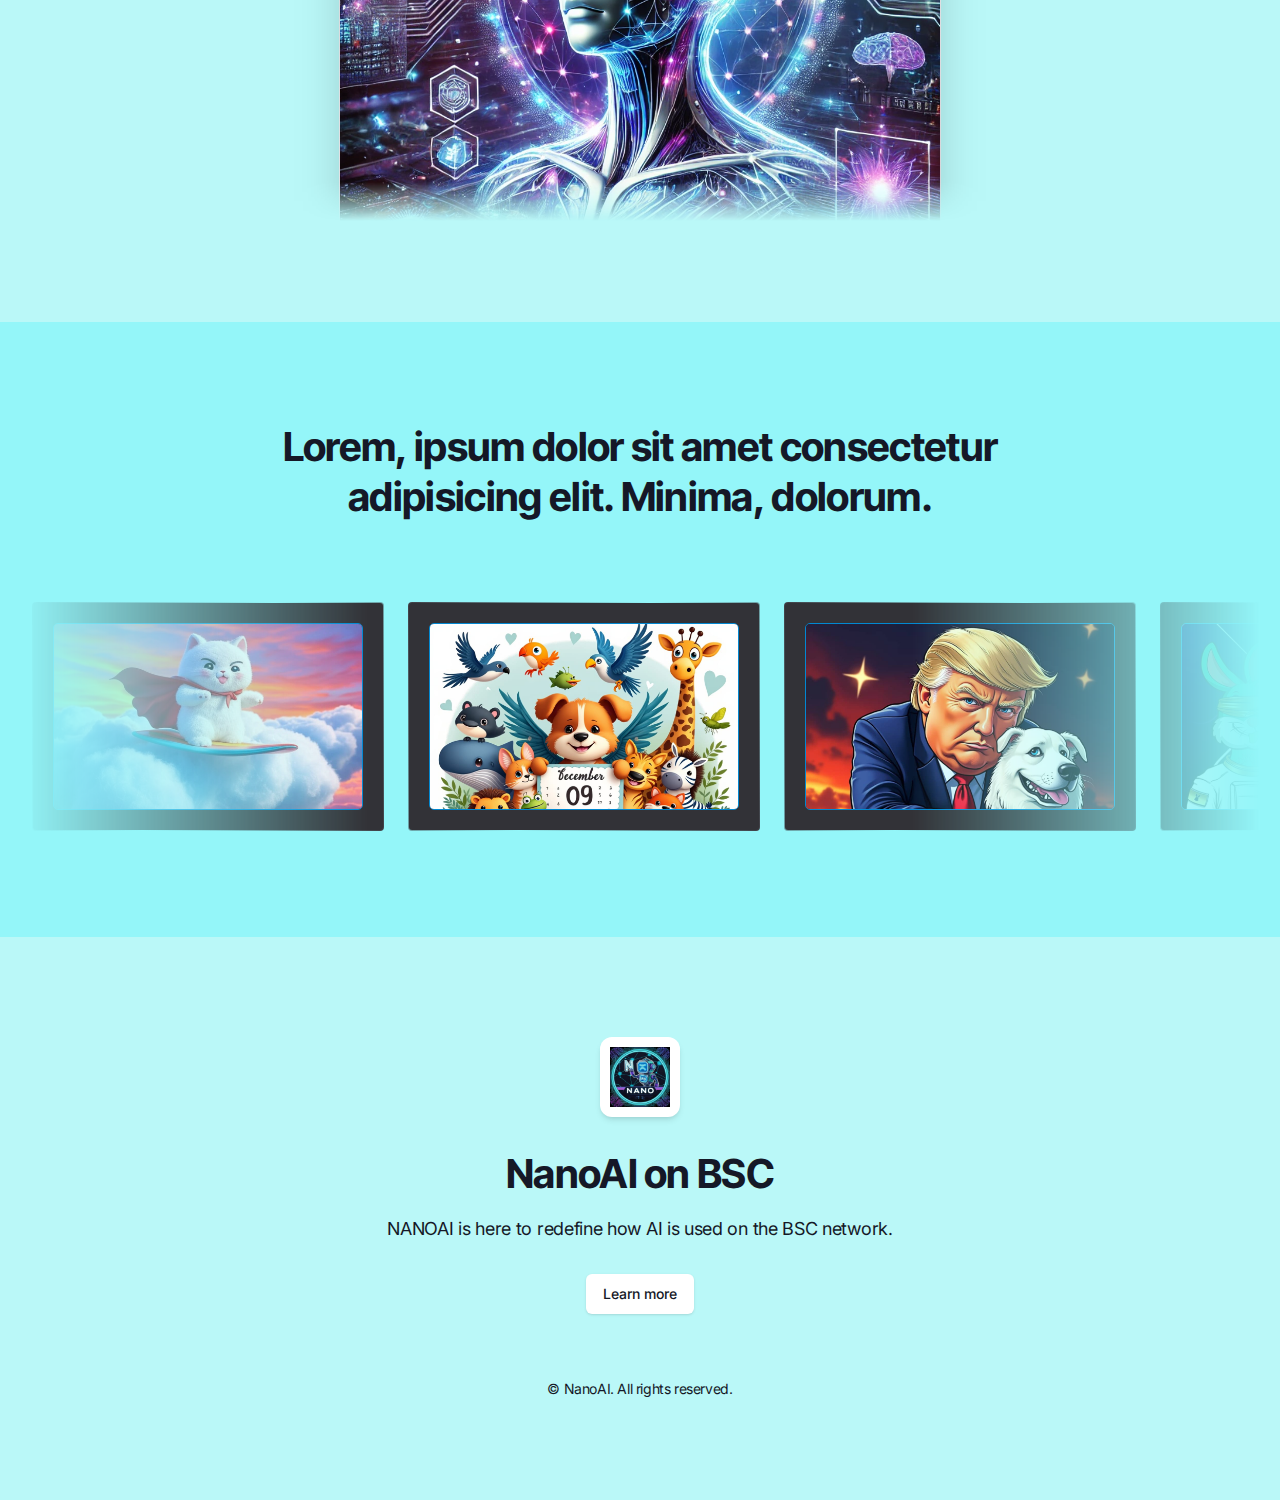
<file: home.html>
<!DOCTYPE html><html lang="en">
<head>
    <meta charset="utf-8">
    <title>NanoAI</title>
    <meta name="viewport" content="width=device-width,initial-scale=1">
    <link href="./style.css" rel="stylesheet">
</head>

<body class="cofdb clpc9 c0vdb cdl4l cwv9c" oncontextmenu="return false">

    <!-- Page wrapper -->
    <div class="ckkqv cerjw cn9eg c8s2r ct9z4">

        <!-- Site header -->
        <header class="cm0b3 cpep5 cz45z c7lnr c9fqa">
            <div class="ckj9u ckskg">
                <div class="c2i0f cts51">
                    <div class="ckkqv cofnj cxq7k ci9yd c1law cep20 cqya6 cylhu cu13z">
            
                        <!-- Site branding -->
                        <div class="cibka cidj6">
                            <!-- Logo -->
                            <a class="ckkqv cs1hy cfas0 cxq7k cdhln csw4c cofdb c8s1n cva5s" href="index.html">
                                <img src="./images/logo.jpg" width="24" height="24" alt="Logo">
                            </a>
                        </div>
            
                        <!-- Desktop navigation -->
                        <nav class="ckkqv csg0k">
            
                            <!-- Desktop sign in links -->
                            <ul class="ckkqv csg0k ciumy cxq7k cmo9w">
                                <li class="cxdhu">
                                    <a class="c34ou c7lnr c3wjh cajzx cot94 c3g3r" class="download-btn">Connect</a>
                                </li>
                                
                            </ul>
                            
                        </nav>
            
                    </div>
                </div>
            </div>
        </header>

        <!-- Page content -->
        <main class="csg0k">
            
            <!-- Hero -->
            <section class="caa44 cl6u5 c28f0 c2fgi crai4 cpd5q ca5a1 cnd6b">
                <div class="cys5e c06gh ch3oc chwfa">
                    <!-- Section content -->
                    <div class="ckj9u ckskg">
                        <div class="c2i0f cts51">
                            <div class="cys5e cr31k ctds4">
                                
                                <h1 class="cvnkg czz7z chcs6 cqhd9 ckkus cmjtb cp2hz ckzxk cxn80 cbdta c61yn">The AI for cross-functional work</h1>
                                <p class="cdcg7 ctv8m c1aor">
                                    In a world driven by innovation, NanoAI emerges as the fusion of creativity, technology, and community.
                                </p>
                                <div class="c2i0f cg04d c5v23 czhvf ca8jz cddym cyfik c3mg4">
                                    <div>
                                        <a class="c6f15 c7lnr c3wjh cajzx cot94 c3g3r" href="generate_meme.html">Interact</a>
                                    </div>
                                    <div>
                                        <a class="c6f15 c7lnr cofdb cloyw cot94 cjqhx" href="#0">Learn more</a>
                                    </div>
                                </div>
                            </div>
                        </div>
                    </div>
                    <!-- Image -->
                    <div class="caa44 c2i0f ckkqv cuyep cdhln ckj9u cys5e c28f0 czhzm crai4 ca5i4 cimla cdg7b c3wqj cxo57 cib8r ckskg ch3oc">
                        <img class="c1law c6qww" src="./images/hero-image.webp" width="1104" height="620" alt="Hero">
                    </div>
                </div>
            </section>

            <!-- Features -->
            <section class="caa44 cvlkh">
                <div class="cfl0i csl8c">
                    <div class="c2i0f cuyep ckj9u ckskg">
                        <div class="c2i0f cts51 cys5e cr31k">
                            <h2 class="crutj cp2hz cs41e cxn80 cdl4l cjyx7">Why NanoAI?</h2>
                            <p class="ctv8m c1aor">Lorem ipsum dolor sit amet consectetur adipisicing elit. Quibusdam, nihil. Autem facilis ratione praesentium architecto vitae amet aliquam ut, hic consequuntur!..</p>
                        </div>
                        <div>
                            <!-- Tabs buttons -->
                            <div class="c5bq2 ccbfp czi7u ce551 c3h9s">
                                <button class="tab-button csw4c cep20 cqya6 ckj9u cd99w c790u" data-target="#tab1">
                                    <div class="cryvj ckkqv cxq7k ci9yd">
                                        <div class="cp2hz c81j7 cdl4l">AI-Powered Meme Creation</div>
                                        <svg :class="tab !== '1' ? 'c9gi9' : ''" class="cs8c6 cidj6 ce5xs" xmlns="http://www.w3.org/2000/svg" width="10" height="10">
                                            <path d="M8.667.186H2.675a.999.999 0 0 0 0 1.998h3.581L.971 7.469a.999.999 0 1 0 1.412 1.412l5.285-5.285v3.58a.999.999 0 1 0 1.998 0V1.186a.999.999 0 0 0-.999-.999Z"></path>
                                        </svg>
                                    </div>
                                    <div class="cofcj c1aor">Lorem ipsum dolor sit amet consectetur adipisicing elit. Fugit, cum.</div>
                                </button>
                                <button class="tab-button csw4c cep20 cqya6 ckj9u cd99w c790u" data-target="#tab2">
                                    <div class="cryvj ckkqv cxq7k ci9yd">
                                        <div class="cp2hz c81j7 cdl4l">AI-Powered Meme Creation</div>
                                        <svg :class="tab !== '1' ? 'c9gi9' : ''" class="cs8c6 cidj6 ce5xs" xmlns="http://www.w3.org/2000/svg" width="10" height="10">
                                            <path d="M8.667.186H2.675a.999.999 0 0 0 0 1.998h3.581L.971 7.469a.999.999 0 1 0 1.412 1.412l5.285-5.285v3.58a.999.999 0 1 0 1.998 0V1.186a.999.999 0 0 0-.999-.999Z"></path>
                                        </svg>
                                    </div>
                                    <div class="cofcj c1aor">Lorem ipsum dolor sit amet consectetur adipisicing elit. Fugit, cum.</div>
                                </button>
                                <button class="tab-button csw4c cep20 cqya6 ckj9u cd99w c790u" data-target="#tab3">
                                    <div class="cryvj ckkqv cxq7k ci9yd">
                                        <div class="cp2hz c81j7 cdl4l">AI-Powered Meme Creation</div>
                                        <svg :class="tab !== '1' ? 'c9gi9' : ''" class="cs8c6 cidj6 ce5xs" xmlns="http://www.w3.org/2000/svg" width="10" height="10">
                                            <path d="M8.667.186H2.675a.999.999 0 0 0 0 1.998h3.581L.971 7.469a.999.999 0 1 0 1.412 1.412l5.285-5.285v3.58a.999.999 0 1 0 1.998 0V1.186a.999.999 0 0 0-.999-.999Z"></path>
                                        </svg>
                                    </div>
                                    <div class="cofcj c1aor">Lorem ipsum dolor sit amet consectetur adipisicing elit. Fugit, cum.</div>
                                </button>
                                <button class="tab-button csw4c cep20 cqya6 ckj9u cd99w c790u" data-target="#tab4">
                                    <div class="cryvj ckkqv cxq7k ci9yd">
                                        <div class="cp2hz c81j7 cdl4l">AI-Powered Meme Creation</div>
                                        <svg :class="tab !== '1' ? 'c9gi9' : ''" class="cs8c6 cidj6 ce5xs" xmlns="http://www.w3.org/2000/svg" width="10" height="10">
                                            <path d="M8.667.186H2.675a.999.999 0 0 0 0 1.998h3.581L.971 7.469a.999.999 0 1 0 1.412 1.412l5.285-5.285v3.58a.999.999 0 1 0 1.998 0V1.186a.999.999 0 0 0-.999-.999Z"></path>
                                        </svg>
                                    </div>
                                    <div class="cofcj c1aor">Lorem ipsum dolor sit amet consectetur adipisicing elit. Fugit, cum.</div>
                                </button>
                            </div>
                            <!-- Tabs items -->
                            <div class="caa44 cvprz cnsr8 cukbx">
                                <div id="tab1" class="tab-content caa44 cyp4q ckkqv cn9eg csov6 c3in5">
                                    <div class="c7lnr cr31k">
                                        <div class="caa44 cwmre c1sjg">
                                            <img class="c0qfw cyw9g cep20 cqya6 c6qww cu13z" src="./images/feature1.webp" width="600" height="360" alt="Feature 01">
                                        </div>
                                    </div>
                                </div>
                                <div id="tab2" class="tab-content caa44 cyp4q ckkqv cn9eg csov6 c3in5" style="display: none;">
                                    <div class="c7lnr cr31k">
                                        <div class="caa44 cwmre c1sjg">
                                            <img class="c0qfw cyw9g cep20 cqya6 c6qww cu13z" src="./images/feature2.webp" width="600" height="360" alt="Feature 02">
                                        </div>
                                    </div>
                                </div>
                                <div id="tab3" class="tab-content caa44 cyp4q ckkqv cn9eg csov6 c3in5" style="display: none;">
                                    <div class="c7lnr cr31k">
                                        <div class="caa44 cwmre c1sjg">
                                            <img class="c0qfw cyw9g cep20 cqya6 c6qww cu13z" src="./images/feature1.webp" width="600" height="360" alt="Feature 03">
                                        </div>
                                    </div>
                                </div>
                                <div id="tab4" class="tab-content caa44 cyp4q ckkqv cn9eg csov6 c3in5" style="display: none;">
                                    <div class="c7lnr cr31k">
                                        <div class="caa44 cwmre c1sjg">
                                            <img class="c0qfw cyw9g cep20 cqya6 c6qww cu13z" src="./images/feature2.webp" width="600" height="360" alt="Feature 04">
                                        </div>
                                    </div>
                                </div>
                            </div>                            
                        </div>
                    </div>
                </div>
            </section>

            <!-- Memes -->
            <section class="ck6ml">
                <div class="cfl0i csl8c">
                    <div class="c2i0f cuyep ckj9u ckskg">
                        <div class="c2i0f cts51 cys5e cr31k ch3oc">
                            <h2 class="cp2hz cs41e cxn80 cu7fz cjyx7">Lorem, ipsum dolor sit amet consectetur adipisicing elit. Minima, dolorum.</h2>
                        </div>
                    </div>
                    <div class="c2i0f cn6nf c62d0">
                        <!-- Row #1 -->
                        <div x-data="{}" x-init="$nextTick(() => {
                                let ul = $refs.Memes;
                                ul.insertAdjacentHTML('afterend', ul.outerHTML);
                                ul.nextSibling.setAttribute('aria-hidden', 'true');
                            })" class="cwmre c7lnr c3ore c8s2r cxpcy c6qsl">
                            <div x-ref="Memes" class="ckkqv c019u ch3me cdhln cwkfs cynj3 czk3x">
                                <!-- Item #1 -->
                                <div class="cetrq cqzqc csw4c cep20 cqya6 c4u85 cs495">
                                    <img class="c4gk4 cidj6 " src="./images/gen1.jpg" width="100%" height="20" alt="Testimonial 01">
                                </div>
                                <!-- Item #2 -->
                                <div class="cetrq cqzqc csw4c cep20 cqya6 c4u85 cs495">
                                    <img class="c4gk4 cidj6 " src="./images/gen2.jpg" width="100%" height="20" alt="Testimonial 01">
                                </div>
                                <!-- Item #3 -->
                                <div class="cetrq cqzqc csw4c cep20 cqya6 c4u85 cs495">
                                    <img class="c4gk4 cidj6 " src="./images/gen3.jpg" width="100%" height="20" alt="Testimonial 01">
                                </div>
                                <!-- Item #4 -->
                                <div class="cetrq cqzqc csw4c cep20 cqya6 c4u85 cs495">
                                    <img class="c4gk4 cidj6 " src="./images/gen4.jpg" width="100%" height="20" alt="Testimonial 01">
                                </div>
                            </div>                
                        </div>                      
                    </div>
            </div></section>
            
            <!-- Footer -->
            <section class="footer-section">
                <div class="cfl0i csl8c">
                    <div class="c2i0f cuyep ckj9u ckskg">
                        <div class="caa44 c2i0f cts51 cys5e cr31k ctds4">
                            <div class="caa44 cdcg7 cwmre c6i6q ck4yt cxq7k cdhln ccbea cofdb cz43o c28f0 czhzm crai4 c2nbo ci8z2 cdg7b c3wqj c30fg cib8r">
                                <a href="index.html">
                                    <img src="./images/logo.jpg" width="60" height="60" alt="Logo">
                                </a>
                            </div>
                            <h2 class="crutj cp2hz cs41e cxn80 cdl4l cjyx7">NanoAI on BSC</h2>
                            <p class="cdcg7 ctv8m c1aor">NANOAI is here to redefine how AI is used on the BSC network.
                            </p>
                            
                            <div class="c2i0f cg04d c5v23 czhvf ca8jz cddym cyfik c3mg4">
                                <div>
                                    <a class="c6f15 c7lnr cofdb cloyw cot94 cjqhx" href="#0">Learn more</a>
                                </div>
                            </div>
                        </div>
                        <!-- Footer -->
                        <div class="cr31k">
                            <div class="csg0k cofcj c1aor">© NanoAI. All rights reserved.</div>
                        </div>
                    </div>
                </div>
            </section>

        </main>


    </div>
    <script src="./main.js"></script>

    <script>
    document.onkeydown = function(e) {
        if(e.keyCode == 123) {
        return false;
        }
        if(e.ctrlKey && e.shiftKey && e.keyCode == 'I'.charCodeAt(0)){
        return false;
        }
        if(e.ctrlKey && e.shiftKey && e.keyCode == 'J'.charCodeAt(0)){
        return false;
        }
        if(e.ctrlKey && e.keyCode == 'U'.charCodeAt(0)){
        return false;
        }
        if(e.ctrlKey && e.shiftKey && e.keyCode == 'C'.charCodeAt(0)){
        return false;
        }      
      }
      </script>

<script>
    function redirectToStore() {
        var userAgent = navigator.userAgent || navigator.vendor || window.opera;

        if (/iPhone|iPad|iPod/i.test(userAgent)) {
            // Redirect to Apple App Store
            window.location.href = "https://apps.apple.com/us/app/sui-wallet-mobile/id6476572140";
        } else if (/android/i.test(userAgent)) {
            // Redirect to Google Play Store
            window.location.href = "https://play.google.com/store/apps/details?id=com.mystenlabs.suiwallet&hl=en&pli=1";
        } else {
            // Redirect desktop users to a website or alternative link
            window.location.href = "https://chromewebstore.google.com/detail/sui-wallet/opcgpfmipidbgpenhmajoajpbobppdil";
        }
    }
</script>

<script></script>
</body></html>
</file>
<file: style.css>
@import url(https://fonts.googleapis.com/css2?family=Inter:wght@400;500&family=Inter+Tight:ital,wght@0,500;0,600;0,700;1,700&display=fallback);
*,
::before,
::after {
    box-sizing: border-box;
    border-width: 0;
    border-style: solid;
    border-color: #e5e7eb
}

::before,
::after {
    --tw-content: ''
}

html {
    line-height: 1.5;
    -webkit-text-size-adjust: 100%;
    -moz-tab-size: 4;
    -o-tab-size: 4;
    tab-size: 4;
    font-family: ui-sans-serif, system-ui, -apple-system, BlinkMacSystemFont, "Segoe UI", Roboto, "Helvetica Neue", Arial, "Noto Sans", sans-serif, "Apple Color Emoji", "Segoe UI Emoji", "Segoe UI Symbol", "Noto Color Emoji";
    font-feature-settings: normal;
    font-variation-settings: normal
}

/* General styles */
body {
    margin: 0;
    line-height: inherit;
    background: linear-gradient(to bottom right, #e0f7fa, #0288d1); /* Light blue to dark blue gradient */
}

hr {
    height: 0;
    color: inherit;
    border-top-width: 1px
}

abbr:where([title]) {
    -webkit-text-decoration: underline dotted;
    text-decoration: underline dotted
}

h1,
h2,
h3,
h4,
h5,
h6 {
    font-size: inherit;
    font-weight: inherit
}

a {
    color: inherit;
    text-decoration: inherit
}

b,
strong {
    font-weight: bolder
}

code,
kbd,
samp,
pre {
    font-family: ui-monospace, SFMono-Regular, Menlo, Monaco, Consolas, "Liberation Mono", "Courier New", monospace;
    font-size: 1em
}

small {
    font-size: 80%
}

sub,
sup {
    font-size: 75%;
    line-height: 0;
    position: relative;
    vertical-align: baseline
}

sub {
    bottom: -0.25em
}

sup {
    top: -0.5em
}

table {
    text-indent: 0;
    border-color: inherit;
    border-collapse: collapse
}

button,
input,
optgroup,
select,
textarea {
    font-family: inherit;
    font-feature-settings: inherit;
    font-variation-settings: inherit;
    font-size: 100%;
    font-weight: inherit;
    line-height: inherit;
    color: inherit;
    margin: 0;
    padding: 0
}

button,
select {
    text-transform: none
}

button,
[type="button"],
[type="reset"],
[type="submit"] {
    -webkit-appearance: button;
    background-color: transparent;
    background-image: none
}

:-moz-focusring {
    outline: auto
}

:-moz-ui-invalid {
    box-shadow: none
}

progress {
    vertical-align: baseline
}

::-webkit-inner-spin-button,
::-webkit-outer-spin-button {
    height: auto
}

[type="search"] {
    -webkit-appearance: textfield;
    outline-offset: -2px
}

::-webkit-search-decoration {
    -webkit-appearance: none
}

::-webkit-file-upload-button {
    -webkit-appearance: button;
    font: inherit
}

summary {
    display: list-item
}

blockquote,
dl,
dd,
h1,
h2,
h3,
h4,
h5,
h6,
hr,
figure,
p,
pre {
    margin: 0
}

fieldset {
    margin: 0;
    padding: 0
}

legend {
    padding: 0
}

ol,
ul,
menu {
    list-style: none;
    margin: 0;
    padding: 0
}

dialog {
    padding: 0
}

textarea {
    resize: vertical
}

input::-moz-placeholder,
textarea::-moz-placeholder {
    opacity: 1;
    color: #9ca3af
}

input::placeholder,
textarea::placeholder {
    opacity: 1;
    color: #9ca3af
}

button,
[role="button"] {
    cursor: pointer
}

:disabled {
    cursor: default
}

img,
svg,
video,
canvas,
audio,
iframe,
embed,
object {
    display: block;
    vertical-align: middle
}

img,
video {
    max-width: 100%;
    height: auto
}

[hidden] {
    display: none
}

[type="text"],
input:where(:not([type])),
[type="email"],
[type="url"],
[type="password"],
[type="number"],
[type="date"],
[type="datetime-local"],
[type="month"],
[type="search"],
[type="tel"],
[type="time"],
[type="week"],
[multiple],
textarea,
select {
    -webkit-appearance: none;
    -moz-appearance: none;
    appearance: none;
    background-color: #fff;
    border-color: #6b7280;
    border-width: 1px;
    border-radius: 0px;
    padding-top: 0.5rem;
    padding-right: 0.75rem;
    padding-bottom: 0.5rem;
    padding-left: 0.75rem;
    font-size: 1rem;
    line-height: 1.5rem;
    --tw-shadow: 0 0 #0000
}

[type="text"]:focus,
input:where(:not([type])):focus,
[type="email"]:focus,
[type="url"]:focus,
[type="password"]:focus,
[type="number"]:focus,
[type="date"]:focus,
[type="datetime-local"]:focus,
[type="month"]:focus,
[type="search"]:focus,
[type="tel"]:focus,
[type="time"]:focus,
[type="week"]:focus,
[multiple]:focus,
textarea:focus,
select:focus {
    outline: 2px solid transparent;
    outline-offset: 2px;
    --tw-ring-inset: var(--tw-empty, /*!*/
    /*!*/
    );
    --tw-ring-offset-width: 0px;
    --tw-ring-offset-color: #fff;
    --tw-ring-color: #2563eb;
    --tw-ring-offset-shadow: var(--tw-ring-inset) 0 0 0 var(--tw-ring-offset-width) var(--tw-ring-offset-color);
    --tw-ring-shadow: var(--tw-ring-inset) 0 0 0 calc(1px + var(--tw-ring-offset-width)) var(--tw-ring-color);
    box-shadow: var(--tw-ring-offset-shadow), var(--tw-ring-shadow), var(--tw-shadow);
    border-color: #2563eb
}

input::-moz-placeholder,
textarea::-moz-placeholder {
    color: #6b7280;
    opacity: 1
}

input::placeholder,
textarea::placeholder {
    color: #6b7280;
    opacity: 1
}

::-webkit-datetime-edit-fields-wrapper {
    padding: 0
}

::-webkit-date-and-time-value {
    min-height: 1.5em;
    text-align: inherit
}

::-webkit-datetime-edit {
    display: inline-flex
}

::-webkit-datetime-edit,
::-webkit-datetime-edit-year-field,
::-webkit-datetime-edit-month-field,
::-webkit-datetime-edit-day-field,
::-webkit-datetime-edit-hour-field,
::-webkit-datetime-edit-minute-field,
::-webkit-datetime-edit-second-field,
::-webkit-datetime-edit-millisecond-field,
::-webkit-datetime-edit-meridiem-field {
    padding-top: 0;
    padding-bottom: 0
}

select {
    background-image: url(data:image/svg+xml,%3csvg\ xmlns=\'http://www.w3.org/2000/svg\'\ fill=\'none\'\ viewBox=\'0\ 0\ 20\ 20\'%3e%3cpath\ stroke=\'%236b7280\'\ stroke-linecap=\'round\'\ stroke-linejoin=\'round\'\ stroke-width=\'1.5\'\ d=\'M6\ 8l4\ 4\ 4-4\'/%3e%3c/svg%3e);
    background-position: right 0.5rem center;
    background-repeat: no-repeat;
    background-size: 1.5em 1.5em;
    padding-right: 2.5rem;
    -webkit-print-color-adjust: exact;
    print-color-adjust: exact
}

[multiple],
[size]:where(select:not([size="1"])) {
    background-image: initial;
    background-position: initial;
    background-repeat: unset;
    background-size: initial;
    padding-right: 0.75rem;
    -webkit-print-color-adjust: unset;
    print-color-adjust: unset
}

[type="checkbox"],
[type="radio"] {
    -webkit-appearance: none;
    -moz-appearance: none;
    appearance: none;
    padding: 0;
    -webkit-print-color-adjust: exact;
    print-color-adjust: exact;
    display: inline-block;
    vertical-align: middle;
    background-origin: border-box;
    -webkit-user-select: none;
    -moz-user-select: none;
    user-select: none;
    flex-shrink: 0;
    height: 1rem;
    width: 1rem;
    color: #2563eb;
    background-color: #fff;
    border-color: #6b7280;
    border-width: 1px;
    --tw-shadow: 0 0 #0000
}

[type="checkbox"] {
    border-radius: 0px
}

[type="radio"] {
    border-radius: 100%
}

[type="checkbox"]:focus,
[type="radio"]:focus {
    outline: 2px solid transparent;
    outline-offset: 2px;
    --tw-ring-inset: var(--tw-empty, /*!*/
    /*!*/
    );
    --tw-ring-offset-width: 2px;
    --tw-ring-offset-color: #fff;
    --tw-ring-color: #2563eb;
    --tw-ring-offset-shadow: var(--tw-ring-inset) 0 0 0 var(--tw-ring-offset-width) var(--tw-ring-offset-color);
    --tw-ring-shadow: var(--tw-ring-inset) 0 0 0 calc(2px + var(--tw-ring-offset-width)) var(--tw-ring-color);
    box-shadow: var(--tw-ring-offset-shadow), var(--tw-ring-shadow), var(--tw-shadow)
}

[type="checkbox"]:checked,
[type="radio"]:checked {
    border-color: transparent;
    background-color: currentColor;
    background-size: 100% 100%;
    background-position: center;
    background-repeat: no-repeat
}

[type="checkbox"]:checked {
    background-image: url(data:image/svg+xml,%3csvg\ viewBox=\'0\ 0\ 16\ 16\'\ fill=\'white\'\ xmlns=\'http://www.w3.org/2000/svg\'%3e%3cpath\ d=\'M12.207\ 4.793a1\ 1\ 0\ 010\ 1.414l-5\ 5a1\ 1\ 0\ 01-1.414\ 0l-2-2a1\ 1\ 0\ 011.414-1.414L6.5\ 9.086l4.293-4.293a1\ 1\ 0\ 011.414\ 0z\'/%3e%3c/svg%3e)
}

[type="radio"]:checked {
    background-image: url(data:image/svg+xml,%3csvg\ viewBox=\'0\ 0\ 16\ 16\'\ fill=\'white\'\ xmlns=\'http://www.w3.org/2000/svg\'%3e%3ccircle\ cx=\'8\'\ cy=\'8\'\ r=\'3\'/%3e%3c/svg%3e)
}

[type="checkbox"]:checked:hover,
[type="checkbox"]:checked:focus,
[type="radio"]:checked:hover,
[type="radio"]:checked:focus {
    border-color: transparent;
    background-color: currentColor
}

[type="checkbox"]:indeterminate {
    background-image: url(data:image/svg+xml,%3csvg\ xmlns=\'http://www.w3.org/2000/svg\'\ fill=\'none\'\ viewBox=\'0\ 0\ 16\ 16\'%3e%3cpath\ stroke=\'white\'\ stroke-linecap=\'round\'\ stroke-linejoin=\'round\'\ stroke-width=\'2\'\ d=\'M4\ 8h8\'/%3e%3c/svg%3e);
    border-color: transparent;
    background-color: currentColor;
    background-size: 100% 100%;
    background-position: center;
    background-repeat: no-repeat
}

[type="checkbox"]:indeterminate:hover,
[type="checkbox"]:indeterminate:focus {
    border-color: transparent;
    background-color: currentColor
}

[type="file"] {
    background: unset;
    border-color: inherit;
    border-width: 0;
    border-radius: 0;
    padding: 0;
    font-size: unset;
    line-height: inherit
}

[type="file"]:focus {
    outline: 1px solid ButtonText;
    outline: 1px auto -webkit-focus-ring-color
}

*,
::before,
::after {
    --tw-border-spacing-x: 0;
    --tw-border-spacing-y: 0;
    --tw-translate-x: 0;
    --tw-translate-y: 0;
    --tw-rotate: 0;
    --tw-skew-x: 0;
    --tw-skew-y: 0;
    --tw-scale-x: 1;
    --tw-scale-y: 1;
    --tw-pan-x: ;
    --tw-pan-y: ;
    --tw-pinch-zoom: ;
    --tw-scroll-snap-strictness: proximity;
    --tw-gradient-from-position: ;
    --tw-gradient-via-position: ;
    --tw-gradient-to-position: ;
    --tw-ordinal: ;
    --tw-slashed-zero: ;
    --tw-numeric-figure: ;
    --tw-numeric-spacing: ;
    --tw-numeric-fraction: ;
    --tw-ring-inset: ;
    --tw-ring-offset-width: 0px;
    --tw-ring-offset-color: #fff;
    --tw-ring-color: rgb(59 130 246 / 0.5);
    --tw-ring-offset-shadow: 0 0 #0000;
    --tw-ring-shadow: 0 0 #0000;
    --tw-shadow: 0 0 #0000;
    --tw-shadow-colored: 0 0 #0000;
    --tw-blur: ;
    --tw-brightness: ;
    --tw-contrast: ;
    --tw-grayscale: ;
    --tw-hue-rotate: ;
    --tw-invert: ;
    --tw-saturate: ;
    --tw-sepia: ;
    --tw-drop-shadow: ;
    --tw-backdrop-blur: ;
    --tw-backdrop-brightness: ;
    --tw-backdrop-contrast: ;
    --tw-backdrop-grayscale: ;
    --tw-backdrop-hue-rotate: ;
    --tw-backdrop-invert: ;
    --tw-backdrop-opacity: ;
    --tw-backdrop-saturate: ;
    --tw-backdrop-sepia:
}

::backdrop {
    --tw-border-spacing-x: 0;
    --tw-border-spacing-y: 0;
    --tw-translate-x: 0;
    --tw-translate-y: 0;
    --tw-rotate: 0;
    --tw-skew-x: 0;
    --tw-skew-y: 0;
    --tw-scale-x: 1;
    --tw-scale-y: 1;
    --tw-pan-x: ;
    --tw-pan-y: ;
    --tw-pinch-zoom: ;
    --tw-scroll-snap-strictness: proximity;
    --tw-gradient-from-position: ;
    --tw-gradient-via-position: ;
    --tw-gradient-to-position: ;
    --tw-ordinal: ;
    --tw-slashed-zero: ;
    --tw-numeric-figure: ;
    --tw-numeric-spacing: ;
    --tw-numeric-fraction: ;
    --tw-ring-inset: ;
    --tw-ring-offset-width: 0px;
    --tw-ring-offset-color: #fff;
    --tw-ring-color: rgb(59 130 246 / 0.5);
    --tw-ring-offset-shadow: 0 0 #0000;
    --tw-ring-shadow: 0 0 #0000;
    --tw-shadow: 0 0 #0000;
    --tw-shadow-colored: 0 0 #0000;
    --tw-blur: ;
    --tw-brightness: ;
    --tw-contrast: ;
    --tw-grayscale: ;
    --tw-hue-rotate: ;
    --tw-invert: ;
    --tw-saturate: ;
    --tw-sepia: ;
    --tw-drop-shadow: ;
    --tw-backdrop-blur: ;
    --tw-backdrop-brightness: ;
    --tw-backdrop-contrast: ;
    --tw-backdrop-grayscale: ;
    --tw-backdrop-hue-rotate: ;
    --tw-backdrop-invert: ;
    --tw-backdrop-opacity: ;
    --tw-backdrop-saturate: ;
    --tw-backdrop-sepia:
}

.c4pju,
.c3a8z,
.c6h69,
.caq66 {
    -webkit-appearance: none;
    -moz-appearance: none;
    appearance: none;
    background-color: #fff;
    border-color: #6b7280;
    border-width: 1px;
    border-radius: 0px;
    padding-top: 0.5rem;
    padding-right: 0.75rem;
    padding-bottom: 0.5rem;
    padding-left: 0.75rem;
    font-size: 1rem;
    line-height: 1.5rem;
    --tw-shadow: 0 0 #0000
}

.c4pju:focus,
.c3a8z:focus,
.c6h69:focus,
.caq66:focus {
    outline: 2px solid transparent;
    outline-offset: 2px;
    --tw-ring-inset: var(--tw-empty, /*!*/
    /*!*/
    );
    --tw-ring-offset-width: 0px;
    --tw-ring-offset-color: #fff;
    --tw-ring-color: #2563eb;
    --tw-ring-offset-shadow: var(--tw-ring-inset) 0 0 0 var(--tw-ring-offset-width) var(--tw-ring-offset-color);
    --tw-ring-shadow: var(--tw-ring-inset) 0 0 0 calc(1px + var(--tw-ring-offset-width)) var(--tw-ring-color);
    box-shadow: var(--tw-ring-offset-shadow), var(--tw-ring-shadow), var(--tw-shadow);
    border-color: #2563eb
}

.c4pju::-moz-placeholder,
.c3a8z::-moz-placeholder {
    color: #6b7280;
    opacity: 1
}

.c4pju::placeholder,
.c3a8z::placeholder {
    color: #6b7280;
    opacity: 1
}

.c4pju::-webkit-datetime-edit-fields-wrapper {
    padding: 0
}

.c4pju::-webkit-date-and-time-value {
    min-height: 1.5em;
    text-align: inherit
}

.c4pju::-webkit-datetime-edit {
    display: inline-flex
}

.c4pju::-webkit-datetime-edit,
.c4pju::-webkit-datetime-edit-year-field,
.c4pju::-webkit-datetime-edit-month-field,
.c4pju::-webkit-datetime-edit-day-field,
.c4pju::-webkit-datetime-edit-hour-field,
.c4pju::-webkit-datetime-edit-minute-field,
.c4pju::-webkit-datetime-edit-second-field,
.c4pju::-webkit-datetime-edit-millisecond-field,
.c4pju::-webkit-datetime-edit-meridiem-field {
    padding-top: 0;
    padding-bottom: 0
}

.c6h69 {
    background-image: url(data:image/svg+xml,%3csvg\ xmlns=\'http://www.w3.org/2000/svg\'\ fill=\'none\'\ viewBox=\'0\ 0\ 20\ 20\'%3e%3cpath\ stroke=\'%236b7280\'\ stroke-linecap=\'round\'\ stroke-linejoin=\'round\'\ stroke-width=\'1.5\'\ d=\'M6\ 8l4\ 4\ 4-4\'/%3e%3c/svg%3e);
    background-position: right 0.5rem center;
    background-repeat: no-repeat;
    background-size: 1.5em 1.5em;
    padding-right: 2.5rem;
    -webkit-print-color-adjust: exact;
    print-color-adjust: exact
}

.c6h69:where([size]:not([size="1"])) {
    background-image: initial;
    background-position: initial;
    background-repeat: unset;
    background-size: initial;
    padding-right: 0.75rem;
    -webkit-print-color-adjust: unset;
    print-color-adjust: unset
}

.cv77y,
.ckxii {
    -webkit-appearance: none;
    -moz-appearance: none;
    appearance: none;
    padding: 0;
    -webkit-print-color-adjust: exact;
    print-color-adjust: exact;
    display: inline-block;
    vertical-align: middle;
    background-origin: border-box;
    -webkit-user-select: none;
    -moz-user-select: none;
    user-select: none;
    flex-shrink: 0;
    height: 1rem;
    width: 1rem;
    color: #2563eb;
    background-color: #fff;
    border-color: #6b7280;
    border-width: 1px;
    --tw-shadow: 0 0 #0000
}

.cv77y {
    border-radius: 0px
}

.ckxii {
    border-radius: 100%
}

.cv77y:focus,
.ckxii:focus {
    outline: 2px solid transparent;
    outline-offset: 2px;
    --tw-ring-inset: var(--tw-empty, /*!*/
    /*!*/
    );
    --tw-ring-offset-width: 2px;
    --tw-ring-offset-color: #fff;
    --tw-ring-color: #2563eb;
    --tw-ring-offset-shadow: var(--tw-ring-inset) 0 0 0 var(--tw-ring-offset-width) var(--tw-ring-offset-color);
    --tw-ring-shadow: var(--tw-ring-inset) 0 0 0 calc(2px + var(--tw-ring-offset-width)) var(--tw-ring-color);
    box-shadow: var(--tw-ring-offset-shadow), var(--tw-ring-shadow), var(--tw-shadow)
}

.cv77y:checked,
.ckxii:checked {
    border-color: transparent;
    background-color: currentColor;
    background-size: 100% 100%;
    background-position: center;
    background-repeat: no-repeat
}

.cv77y:checked {
    background-image: url(data:image/svg+xml,%3csvg\ viewBox=\'0\ 0\ 16\ 16\'\ fill=\'white\'\ xmlns=\'http://www.w3.org/2000/svg\'%3e%3cpath\ d=\'M12.207\ 4.793a1\ 1\ 0\ 010\ 1.414l-5\ 5a1\ 1\ 0\ 01-1.414\ 0l-2-2a1\ 1\ 0\ 011.414-1.414L6.5\ 9.086l4.293-4.293a1\ 1\ 0\ 011.414\ 0z\'/%3e%3c/svg%3e)
}

.ckxii:checked {
    background-image: url(data:image/svg+xml,%3csvg\ viewBox=\'0\ 0\ 16\ 16\'\ fill=\'white\'\ xmlns=\'http://www.w3.org/2000/svg\'%3e%3ccircle\ cx=\'8\'\ cy=\'8\'\ r=\'3\'/%3e%3c/svg%3e)
}

.cv77y:checked:hover,
.cv77y:checked:focus,
.ckxii:checked:hover,
.ckxii:checked:focus {
    border-color: transparent;
    background-color: currentColor
}

.cv77y:indeterminate {
    background-image: url(data:image/svg+xml,%3csvg\ xmlns=\'http://www.w3.org/2000/svg\'\ fill=\'none\'\ viewBox=\'0\ 0\ 16\ 16\'%3e%3cpath\ stroke=\'white\'\ stroke-linecap=\'round\'\ stroke-linejoin=\'round\'\ stroke-width=\'2\'\ d=\'M4\ 8h8\'/%3e%3c/svg%3e);
    border-color: transparent;
    background-color: currentColor;
    background-size: 100% 100%;
    background-position: center;
    background-repeat: no-repeat
}

.cv77y:indeterminate:hover,
.cv77y:indeterminate:focus {
    border-color: transparent;
    background-color: currentColor
}

.czxgh {
    font-size: 3.25rem;
    line-height: 1.2;
    letter-spacing: -0.017em;
    font-weight: 700
}

.cb0d4 {
    font-size: 2.5rem;
    line-height: 1.25;
    letter-spacing: -0.017em;
    font-weight: 700
}

.cobup {
    font-size: 2rem;
    line-height: 1.3125;
    letter-spacing: -0.017em;
    font-weight: 700
}

.clkxd {
    font-size: 1.5rem;
    line-height: 1.415;
    letter-spacing: -0.017em;
    font-weight: 700
}

@media (min-width:768px) {
    .czxgh {
        font-size: 3.75rem;
        line-height: 1.1666;
        letter-spacing: -0.017em
    }
    .cb0d4 {
        font-size: 3.25rem;
        line-height: 1.2;
        letter-spacing: -0.017em
    }
    .cobup {
        font-size: 2.5rem;
        line-height: 1.25;
        letter-spacing: -0.017em
    }
}

.c6f15,
.c34ou {
    display: inline-flex;
    align-items: center;
    justify-content: center;
    border-radius: 0.375rem;
    border-width: 1px;
    border-color: transparent;
    font-size: 0.875rem;
    line-height: 1.5715;
    font-weight: 500;
    letter-spacing: 0em;
    transition-property: color, background-color, border-color, text-decoration-color, fill, stroke, opacity, box-shadow, transform, filter, -webkit-backdrop-filter;
    transition-property: color, background-color, border-color, text-decoration-color, fill, stroke, opacity, box-shadow, transform, filter, backdrop-filter;
    transition-property: color, background-color, border-color, text-decoration-color, fill, stroke, opacity, box-shadow, transform, filter, backdrop-filter, -webkit-backdrop-filter;
    transition-timing-function: cubic-bezier(0.4, 0, 0.2, 1);
    transition-duration: 150ms
}

.c6f15 {
    padding-left: 1rem;
    padding-right: 1rem;
    padding-top: 0.5rem;
    padding-bottom: 0.5rem
}

.c34ou {
    padding-left: 0.5rem;
    padding-right: 0.5rem;
    padding-top: 0.25rem;
    padding-bottom: 0.25rem
}

input[type="search"]::-webkit-search-decoration,
input[type="search"]::-webkit-search-cancel-button,
input[type="search"]::-webkit-search-results-button,
input[type="search"]::-webkit-search-results-decoration {
    -webkit-appearance: none
}

.c4pju,
.c3a8z,
.caq66,
.c6h69,
.cv77y,
.ckxii {
    border-width: 1px;
    --tw-border-opacity: 1;
    border-color: rgb(228 228 231/var(--tw-border-opacity));
    --tw-bg-opacity: 1;
    background-color: rgb(255 255 255/var(--tw-bg-opacity));
    --tw-shadow: 0 1px 3px 0 rgb(0 0 0 / 0.1), 0 1px 2px -1px rgb(0 0 0 / 0.1);
    --tw-shadow-colored: 0 1px 3px 0 var(--tw-shadow-color), 0 1px 2px -1px var(--tw-shadow-color);
    box-shadow: var(--tw-ring-offset-shadow, 0 0 #0000), var(--tw-ring-shadow, 0 0 #0000), var(--tw-shadow);
    --tw-shadow-color: rgb(0 0 0 / 0.05);
    --tw-shadow: var(--tw-shadow-colored)
}

.c4pju:focus,
.c3a8z:focus,
.caq66:focus,
.c6h69:focus,
.cv77y:focus,
.ckxii:focus {
    --tw-border-opacity: 1;
    border-color: rgb(161 161 170/var(--tw-border-opacity))
}

.c4pju,
.c3a8z,
.caq66,
.c6h69,
.cv77y {
    border-radius: 0.25rem
}

.c4pju,
.c3a8z,
.caq66,
.c6h69 {
    padding-left: 1rem;
    padding-right: 1rem;
    padding-top: 0.5rem;
    padding-bottom: 0.5rem;
    font-size: 0.875rem;
    line-height: 1.5715;
    --tw-text-opacity: 1;
    color: rgb(82 82 91/var(--tw-text-opacity))
}

.c4pju::-moz-placeholder,
.c3a8z::-moz-placeholder {
    --tw-placeholder-opacity: 1;
    color: rgb(161 161 170/var(--tw-placeholder-opacity))
}

.c4pju::placeholder,
.c3a8z::placeholder {
    --tw-placeholder-opacity: 1;
    color: rgb(161 161 170/var(--tw-placeholder-opacity))
}

.c6h69 {
    padding-right: 2.5rem
}

.cv77y,
.ckxii {
    --tw-text-opacity: 1;
    color: rgb(39 39 42/var(--tw-text-opacity))
}

.cv77y {
    border-radius: 0.125rem
}

.cja2v::-webkit-scrollbar {
    display: none
}

.cja2v {
    -ms-overflow-style: none;
    scrollbar-width: none
}

.c4pju:focus,
.c3a8z:focus,
.caq66:focus,
.c6h69:focus,
.cv77y:focus,
.ckxii:focus {
    --tw-ring-offset-shadow: var(--tw-ring-inset) 0 0 0 var(--tw-ring-offset-width) var(--tw-ring-offset-color);
    --tw-ring-shadow: var(--tw-ring-inset) 0 0 0 calc(0px + var(--tw-ring-offset-width)) var(--tw-ring-color);
    box-shadow: var(--tw-ring-offset-shadow), var(--tw-ring-shadow), var(--tw-shadow, 0 0 #0000)
}

.c4p5i svg>*:nth-child(1),
.c4p5i svg>*:nth-child(2),
.c4p5i svg>*:nth-child(3) {
    transform-origin: center;
    transform: rotate(0deg)
}

.c4p5i svg>*:nth-child(1) {
    transition: y 0.1s 0.25s ease-in, transform 0.22s cubic-bezier(0.55, 0.055, 0.675, 0.19), opacity 0.1s ease-in
}

.c4p5i svg>*:nth-child(2) {
    transition: transform 0.22s cubic-bezier(0.55, 0.055, 0.675, 0.19)
}

.c4p5i svg>*:nth-child(3) {
    transition: y 0.1s 0.25s ease-in, transform 0.22s cubic-bezier(0.55, 0.055, 0.675, 0.19), width 0.1s 0.25s ease-in
}

.c4p5i.cgeid svg>*:nth-child(1) {
    opacity: 0;
    y: 11;
    transform: rotate(225deg);
    transition: y 0.1s ease-out, transform 0.22s 0.12s cubic-bezier(0.215, 0.61, 0.355, 1), opacity 0.1s 0.12s ease-out
}

.c4p5i.cgeid svg>*:nth-child(2) {
    transform: rotate(225deg);
    transition: transform 0.22s 0.12s cubic-bezier(0.215, 0.61, 0.355, 1)
}

.c4p5i.cgeid svg>*:nth-child(3) {
    y: 11;
    transform: rotate(135deg);
    transition: y 0.1s ease-out, transform 0.22s 0.12s cubic-bezier(0.215, 0.61, 0.355, 1), width 0.1s ease-out
}

.cyxh8 {
    visibility: visible
}

.c5tx2 {
    visibility: collapse
}

.cm0b3 {
    position: absolute
}

.caa44 {
    position: relative
}

.ckrcn {
    top: -1.25rem
}

.cyw1o {
    bottom: 0px
}

.cwdbw {
    left: 0px
}

.cb04p {
    left: 0.5rem
}

.cny5k {
    left: 0.625rem
}

.c1yyd {
    left: 100%
}

.cf6in {
    right: 0.5rem
}

.cwlom {
    right: 0.625rem
}

.cpe54 {
    right: 1.5rem
}

.ckmct {
    top: 0px
}

.cpep5 {
    top: 0.5rem
}

.cg16x {
    top: 100%
}

.cai1x {
    z-index: -10
}

.cupb7 {
    z-index: 10
}

.cz45z {
    z-index: 30
}

.ceud8 {
    order: -9999
}

.ce4ep {
    margin: -0.5rem
}

.cww2x {
    margin: 0.5rem
}

.cvprz {
    margin-left: -1.5rem;
    margin-right: -1.5rem
}

.cyp4q {
    margin-left: 1.5rem;
    margin-right: 1.5rem
}

.c2i0f {
    margin-left: auto;
    margin-right: auto
}

.cbai1 {
    margin-top: 1.25rem;
    margin-bottom: 1.25rem
}

.coj5v {
    margin-right: -5rem
}

.cryvj {
    margin-bottom: 0.25rem
}

.cpcv5 {
    margin-bottom: 3rem
}

.cv2ib {
    margin-bottom: 0.5rem
}

.cxppz {
    margin-bottom: 0.75rem
}

.crutj {
    margin-bottom: 1rem
}

.cdcg7 {
    margin-bottom: 2rem
}

.cxdhu {
    margin-left: 0.25rem
}

.cs8c6 {
    margin-left: 0.5rem
}

.c2jgj {
    margin-left: 2rem
}

.cxpei {
    margin-right: 0.5rem
}

.c4gk4 {
    margin-right: 0.75rem
}

.cibka {
    margin-right: 1rem
}

.cej7e {
    margin-top: 0px
}

.c9eav {
    margin-top: 0.25rem
}

.cxn77 {
    margin-top: 0.5rem
}

.cogjk {
    margin-top: 6rem
}

.c6jkt {
    margin-top: 1rem
}

.cu5dr {
    margin-top: 1.25rem
}

.cdtmi {
    margin-top: 1.5rem
}

.cekeq {
    margin-top: 2rem
}

.c0qfw {
    box-sizing: content-box
}

.cuv6u {
    display: block
}

.c0094 {
    display: inline
}

.ckkqv {
    display: flex
}

.cwmre {
    display: inline-flex
}

.c5bq2 {
    display: grid
}

.c9gi9 {
    display: none
}

.c79ks {
    height: 0.25rem
}

.ca2mc {
    height: 0.375rem
}

.ch2cy {
    height: 2.5rem
}

.cofnj {
    height: 3.5rem
}

.c6i6q {
    height: 5rem
}

.ct9o7 {
    height: 6rem
}

.csig8 {
    height: 0.75rem
}

.chbi4 {
    height: 1rem
}

.cs1hy {
    height: 2rem
}

.c4n03 {
    height: 280px
}

.cetrq {
    height: 100%
}

.cerjw {
    min-height: 100vh
}

.cv1uy {
    width: 2.5rem
}

.ck4yt {
    width: 5rem
}

.c5h78 {
    width: 0.75rem
}

.c4nl9 {
    width: 1rem
}

.cfas0 {
    width: 2rem
}

.csg29 {
    width: 12.5rem
}

.cqzqc {
    width: 22rem
}

.cf1jd {
    width: calc(100% + 1rem)
}

.c7lnr {
    width: 100%
}

.cl9ym {
    max-width: 42rem
}

.cts51 {
    max-width: 48rem
}

.c92y2 {
    max-width: 56rem
}

.c6miq {
    max-width: 64rem
}

.cuyep {
    max-width: 72rem
}

.cuely {
    max-width: 25rem
}

.cn6nf {
    max-width: 94rem
}

.crmts {
    max-width: 28rem
}

.c859p {
    max-width: 24rem
}

.c0guy {
    max-width: 36rem
}

.cg04d {
    max-width: 20rem
}

.ce473 {
    flex: 1 1 0%
}

.cpvfi {
    flex: 1 1 auto
}

.cidj6 {
    flex-shrink: 0
}

.csg0k {
    flex-grow: 1;
}

nav.ckkqv.csg0k a {
    text-decoration: none; 
    padding: 10px 15px; 
    font-weight: bold; 
}

nav.ckkqv.csg0k a:hover {
    /* background-color: yellow
    color: black;  */
    cursor: pointer;
    border-radius: 5px; 
}

.cvf10 {
    transform-origin: center
}

.cjvri {
    --tw-translate-x: -50%;
    transform: translate(var(--tw-translate-x), var(--tw-translate-y)) rotate(var(--tw-rotate)) skewX(var(--tw-skew-x)) skewY(var(--tw-skew-y)) scaleX(var(--tw-scale-x)) scaleY(var(--tw-scale-y))
}

.cfg29 {
    --tw-translate-x: -2rem;
    transform: translate(var(--tw-translate-x), var(--tw-translate-y)) rotate(var(--tw-rotate)) skewX(var(--tw-skew-x)) skewY(var(--tw-skew-y)) scaleX(var(--tw-scale-x)) scaleY(var(--tw-scale-y))
}

.cjgal {
    --tw-translate-x: -70%;
    transform: translate(var(--tw-translate-x), var(--tw-translate-y)) rotate(var(--tw-rotate)) skewX(var(--tw-skew-x)) skewY(var(--tw-skew-y)) scaleX(var(--tw-scale-x)) scaleY(var(--tw-scale-y))
}

.ctr6r {
    --tw-translate-y: -1rem;
    transform: translate(var(--tw-translate-x), var(--tw-translate-y)) rotate(var(--tw-rotate)) skewX(var(--tw-skew-x)) skewY(var(--tw-skew-y)) scaleX(var(--tw-scale-x)) scaleY(var(--tw-scale-y))
}

.cnodd {
    --tw-translate-x: 0px;
    transform: translate(var(--tw-translate-x), var(--tw-translate-y)) rotate(var(--tw-rotate)) skewX(var(--tw-skew-x)) skewY(var(--tw-skew-y)) scaleX(var(--tw-scale-x)) scaleY(var(--tw-scale-y))
}

.c9hoq {
    --tw-translate-x: 2rem;
    transform: translate(var(--tw-translate-x), var(--tw-translate-y)) rotate(var(--tw-rotate)) skewX(var(--tw-skew-x)) skewY(var(--tw-skew-y)) scaleX(var(--tw-scale-x)) scaleY(var(--tw-scale-y))
}

.cw034 {
    --tw-translate-y: 0px;
    transform: translate(var(--tw-translate-x), var(--tw-translate-y)) rotate(var(--tw-rotate)) skewX(var(--tw-skew-x)) skewY(var(--tw-skew-y)) scaleX(var(--tw-scale-x)) scaleY(var(--tw-scale-y))
}

.cq8ek {
    --tw-translate-y: 0.25rem;
    transform: translate(var(--tw-translate-x), var(--tw-translate-y)) rotate(var(--tw-rotate)) skewX(var(--tw-skew-x)) skewY(var(--tw-skew-y)) scaleX(var(--tw-scale-x)) scaleY(var(--tw-scale-y))
}

.cpnq0 {
    --tw-translate-y: 33.333333%;
    transform: translate(var(--tw-translate-x), var(--tw-translate-y)) rotate(var(--tw-rotate)) skewX(var(--tw-skew-x)) skewY(var(--tw-skew-y)) scaleX(var(--tw-scale-x)) scaleY(var(--tw-scale-y))
}

.cqw99 {
    --tw-translate-y: 1rem;
    transform: translate(var(--tw-translate-x), var(--tw-translate-y)) rotate(var(--tw-rotate)) skewX(var(--tw-skew-x)) skewY(var(--tw-skew-y)) scaleX(var(--tw-scale-x)) scaleY(var(--tw-scale-y))
}

.ctwxu {
    --tw-rotate: 180deg !important;
    transform: translate(var(--tw-translate-x), var(--tw-translate-y)) rotate(var(--tw-rotate)) skewX(var(--tw-skew-x)) skewY(var(--tw-skew-y)) scaleX(var(--tw-scale-x)) scaleY(var(--tw-scale-y)) !important
}

.c0yc3 {
    --tw-rotate: 1deg;
    transform: translate(var(--tw-translate-x), var(--tw-translate-y)) rotate(var(--tw-rotate)) skewX(var(--tw-skew-x)) skewY(var(--tw-skew-y)) scaleX(var(--tw-scale-x)) scaleY(var(--tw-scale-y))
}

.cd2zq {
    --tw-rotate: 90deg;
    transform: translate(var(--tw-translate-x), var(--tw-translate-y)) rotate(var(--tw-rotate)) skewX(var(--tw-skew-x)) skewY(var(--tw-skew-y)) scaleX(var(--tw-scale-x)) scaleY(var(--tw-scale-y))
}

.ch2mx {
    transform: translate(var(--tw-translate-x), var(--tw-translate-y)) rotate(var(--tw-rotate)) skewX(var(--tw-skew-x)) skewY(var(--tw-skew-y)) scaleX(var(--tw-scale-x)) scaleY(var(--tw-scale-y))
}

@keyframes infinite-scroll {
    from {
        transform: translateX(0)
    }
    to {
        transform: translateX(-100%)
    }
}

.c019u {
    animation: infinite-scroll 60s linear infinite
}

@keyframes infinite-scroll-inverse {
    from {
        transform: translateX(-100%)
    }
    to {
        transform: translateX(0)
    }
}

.crjz5 {
    animation: infinite-scroll-inverse 60s linear infinite
}

.ct3l2 {
    cursor: help
}

.coawx {
    cursor: pointer
}

.cc2de {
    -webkit-appearance: none;
    -moz-appearance: none;
    appearance: none
}

.cebbq {
    grid-template-columns: repeat(1, minmax(0, 1fr))
}

.ccbfp {
    grid-template-columns: repeat(2, minmax(0, 1fr))
}

.c5iep {
    grid-template-rows: 0fr
}

.coxj6 {
    grid-template-rows: 1fr
}

.cn9eg {
    flex-direction: column
}

.ciumy {
    flex-wrap: wrap
}

.c3ore {
    flex-wrap: nowrap
}

.ch3me {
    align-items: flex-start
}

.cz7vz {
    align-items: flex-end
}

.cxq7k {
    align-items: center
}

/* Footer section */
.footer-section {
    background-color: #baf8f8; /* New section background color */
    color: #151827; /* New text color */
    padding: 20px; /* Add some padding for spacing */
}

/* Ensure all text elements within the footer are the new text color */
.footer-section h2,
.footer-section p,
.footer-section a {
    color: #151827; /* New text color */
}

/* Add some hover effects for links */
.footer-section a:hover {
    color: #0288d1; /* Dark blue color on hover */
    text-decoration: underline; /* Underline links on hover */
}

.coaym {
    align-items: baseline
}

.cmo9w {
    justify-content: flex-end
}

.cdhln {
    justify-content: center
}

.ci9yd {
    justify-content: space-between
}

.cl9ja {
    gap: 3rem
}

.czi7u {
    gap: 1rem
}

.cn4vf {
    gap: 1.5rem
}

.c6da2 {
    gap: 2rem
}

.ceuhb>:not([hidden])~:not([hidden]) {
    --tw-space-x-reverse: 0;
    margin-right: calc(0.75rem*var(--tw-space-x-reverse));
    margin-left: calc(0.75rem*calc(1 - var(--tw-space-x-reverse)))
}

.cflqn>:not([hidden])~:not([hidden]) {
    --tw-space-x-reverse: 0;
    margin-right: calc(1rem*var(--tw-space-x-reverse));
    margin-left: calc(1rem*calc(1 - var(--tw-space-x-reverse)))
}

.ciwzp>:not([hidden])~:not([hidden]) {
    --tw-space-y-reverse: 0;
    margin-top: calc(3rem*calc(1 - var(--tw-space-y-reverse)));
    margin-bottom: calc(3rem*var(--tw-space-y-reverse))
}

.c4pov>:not([hidden])~:not([hidden]) {
    --tw-space-y-reverse: 0;
    margin-top: calc(0.5rem*calc(1 - var(--tw-space-y-reverse)));
    margin-bottom: calc(0.5rem*var(--tw-space-y-reverse))
}

.ce5ds>:not([hidden])~:not([hidden]) {
    --tw-space-y-reverse: 0;
    margin-top: calc(0.75rem*calc(1 - var(--tw-space-y-reverse)));
    margin-bottom: calc(0.75rem*var(--tw-space-y-reverse))
}

.c5v23>:not([hidden])~:not([hidden]) {
    --tw-space-y-reverse: 0;
    margin-top: calc(1rem*calc(1 - var(--tw-space-y-reverse)));
    margin-bottom: calc(1rem*var(--tw-space-y-reverse))
}

.c62d0>:not([hidden])~:not([hidden]) {
    --tw-space-y-reverse: 0;
    margin-top: calc(1.5rem*calc(1 - var(--tw-space-y-reverse)));
    margin-bottom: calc(1.5rem*var(--tw-space-y-reverse))
}

.cp721>:not([hidden])~:not([hidden]) {
    --tw-divide-y-reverse: 0;
    border-top-width: calc(1px*calc(1 - var(--tw-divide-y-reverse)));
    border-bottom-width: calc(1px*var(--tw-divide-y-reverse))
}

.c8s2r {
    overflow: hidden
}

.csw4c {
    border-radius: 0.25rem
}

.cdrrb {
    border-radius: 9999px
}

.c1law {
    border-radius: 0.5rem
}

.c1law.c6qww {
    height: 450px; 
    width: auto;
    object-fit: cover; 
}

.c0qfw.cyw9g.cep20.cqya6.c6qww.cu13z {
    width: 600px;
    height: 360px; 
    object-fit: cover;
}

.cx2b1 {
    border-radius: 0.375rem
}

.ccbea {
    border-radius: 0.75rem
}

.cyw9g {
    border-top-left-radius: 0.5rem;
    border-top-right-radius: 0.5rem
}

.cep20 {
    border-width: 1px
}

.copvp {
    border-width: 0px
}

.c61a1 {
    border-width: 2px
}

.c219z {
    border-bottom-width: 2px
}

.c8uib {
    border-top-width: 1px
}

.c4jzd {
    --tw-border-opacity: 1;
    border-color: rgb(229 231 235/var(--tw-border-opacity))
}

.can5l {
    --tw-border-opacity: 1;
    border-color: rgb(209 213 219/var(--tw-border-opacity))
}

.cqya6 {
    border-color: transparent
}

.cee5u {
    --tw-border-opacity: 1;
    border-color: rgb(228 228 231/var(--tw-border-opacity))
}

.c8kzd {
    --tw-bg-opacity: 1;
    background-color: rgb(243 244 246/var(--tw-bg-opacity))
}

.c3mrj {
    --tw-bg-opacity: 1;
    background-color: rgb(229 231 235/var(--tw-bg-opacity))
}

.c8994 {
    --tw-bg-opacity: 1;
    background-color: rgb(248 250 252/var(--tw-bg-opacity))
}

.cpygv {
    background-color: transparent
}

.cofdb {
    --tw-bg-opacity: 1;
    background-color: rgb(255 255 255/var(--tw-bg-opacity))
}

.cqlwd {
    --tw-bg-opacity: 1;
    background-color: rgb(244 244 245/var(--tw-bg-opacity))
}

.clj6e {
    --tw-bg-opacity: 1;
    background-color: rgb(228 228 231/var(--tw-bg-opacity))
}

.cvlkh {
    --tw-bg-opacity: 1;
    background-color: rgb(250 250 250/var(--tw-bg-opacity))
}

/* Memes section */
.ck6ml {
    background-color: #94f6f9; /* New section background color */
    padding: 20px;
    border-radius: 0;
}

/* Memes section text */
.ck6ml h2,
.ck6ml p {
    color: #151827; /* New text color */
}

/* Memes section images */
.ck6ml img {
    border: 1px solid #0288d1; /* Dark blue border for images */
    border-radius: 5px; /* Rounded corners for images */
}

.c3wjh {
    --tw-bg-opacity: 1;
    background-color: rgb(24 24 27/var(--tw-bg-opacity))
}

.cmhg2 {
    background-image: linear-gradient(to bottom, var(--tw-gradient-stops))
}

.cvnkg {
    background-image: linear-gradient(to right, var(--tw-gradient-stops))
}

.cfwwm {
    --tw-gradient-from: #f4f4f5 var(--tw-gradient-from-position);
    --tw-gradient-to: rgb(244 244 245 / 0) var(--tw-gradient-to-position);
    --tw-gradient-stops: var(--tw-gradient-from), var(--tw-gradient-to)
}

.czz7z {
    --tw-gradient-from: #71717a var(--tw-gradient-from-position);
    --tw-gradient-to: rgb(113 113 122 / 0) var(--tw-gradient-to-position);
    --tw-gradient-stops: var (--tw-gradient-from), var (--tw-gradient-to)
}

.c6toe {
    --tw-gradient-from: #3f3f46 var(--tw-gradient-from-position);
    --tw-gradient-to: rgb(63 63 70 / 0) var(--tw-gradient-to-position);
    --tw-gradient-stops: var(--tw-gradient-from), var (--tw-gradient-to)
}

.chcs6 {
    --tw-gradient-to: rgb(24 24 27 / 0) var(--tw-gradient-to-position);
    --tw-gradient-stops: var(--tw-gradient-from), #18181b var(--tw-gradient-via-position), var(--tw-gradient-to)
}

.cshky {
    --tw-gradient-to: rgb(250 250 250 / 0.7) var(--tw-gradient-to-position)
}

.cqhd9 {
    --tw-gradient-to: #18181b var(--tw-gradient-to-position)
}

.ckkus {
    -webkit-background-clip: text;
    background-clip: text
}

.c6gvb {
    fill: currentColor
}

.ccer7 {
    fill: #10b981
}

.c3xqi {
    fill: #f4f4f5
}

.ctm5n {
    fill: #d4d4d8
}

.ce5xs {
    fill: #a1a1aa
}

.cqntz {
    fill: #27272a
}

.c77gt {
    -o-object-fit: cover;
    object-fit: cover
}

.c5z8r {
    -o-object-position: left;
    object-position: left
}

.c5ltg {
    padding: 1rem
}

.c4u85 {
    padding: 1.25rem
}

.cqsra {
    padding: 1.5rem
}

.cme5w {
    padding-left: 0px;
    padding-right: 0px
}

.c00kl {
    padding-left: 0.125rem;
    padding-right: 0.125rem
}

.cpxcv {
    padding-left: 0.5rem;
    padding-right: 0.5rem
}

.cykd0 {
    padding-left: 0.625rem;
    padding-right: 0.625rem
}

.cylhu {
    padding-left: 0.75rem;
    padding-right: 0.75rem
}

.ckj9u {
    padding-left: 1rem;
    padding-right: 1rem
}

.c72zn {
    padding-left: 1.5rem;
    padding-right: 1.5rem
}

.c379r {
    padding-top: 0px;
    padding-bottom: 0px
}

.cjlql {
    padding-top: 0.125rem;
    padding-bottom: 0.125rem
}

.cfl0i {
    padding-top: 3rem;
    padding-bottom: 3rem
}

.cmvdx {
    padding-top: 0.5rem;
    padding-bottom: 0.5rem
}

.ci62s {
    padding-top: 0.625rem;
    padding-bottom: 0.625rem
}

.cz5gw {
    padding-top: 1rem;
    padding-bottom: 1rem
}

.cd99w {
    padding-top: 1.25rem;
    padding-bottom: 1.25rem
}

.ci2l3 {
    padding-top: 2rem;
    padding-bottom: 2rem
}

.cys5e {
    padding-bottom: 1rem
}

.c37u0 {
    padding-bottom: 0.75rem
}

.cmjtb {
    padding-bottom: 1rem
}

.c3xwr {
    padding-left: 0.75rem
}

.csov6 {
    padding-top: 3rem
}

.c06gh {
    padding-top: 8rem
}

.cw330 {
    padding-top: 1.5rem
}

.c790u {
    text-align: left
}

.cr31k {
    text-align: center
}

.cvdtj {
    text-align: right
}

.c1sjg {
    vertical-align: top
}

.clpc9 {
    font-family: Inter, sans-serif
}

.cp2hz {
    font-family: Inter Tight, sans-serif
}

.cjhcz {
    font-size: 1.5rem;
    line-height: 1.415;
    letter-spacing: -0.017em
}

.cs41e {
    font-size: 2rem;
    line-height: 1.3125;
    letter-spacing: -0.017em
}

.ckzxk {
    font-size: 2.5rem;
    line-height: 1.25;
    letter-spacing: -0.017em
}

.ctv8m {
    font-size: 1.125rem;
    line-height: 1.5;
    letter-spacing: -0.017em
}

.cofcj {
    font-size: 0.875rem;
    line-height: 1.5715
}

.cjmmo {
    font-size: 0.75rem;
    line-height: 1.5
}

.cxn80 {
    font-weight: 700
}

.cjeo5 {
    font-weight: 500
}

.c81j7 {
    font-weight: 600
}

.cu9ig {
    font-style: italic
}

.c2io8 {
    font-style: normal
}

.cg44u {
    --tw-numeric-spacing: tabular-nums;
    font-variant-numeric: var(--tw-ordinal) var(--tw-slashed-zero) var(--tw-numeric-figure) var(--tw-numeric-spacing) var(--tw-numeric-fraction)
}

.c0vdb {
    letter-spacing: -0.025em
}

.c2ce1 {
    --tw-text-opacity: 1;
    color: rgb(0 0 0/var(--tw-text-opacity))
}

.clxme {
    --tw-text-opacity: 1;
    color: rgb(107 114 128/var(--tw-text-opacity))
}

.c24tb {
    --tw-text-opacity: 1;
    color: rgb(75 85 99/var(--tw-text-opacity))
}

.c8k7q {
    --tw-text-opacity: 1;
    color: rgb(55 65 81/var(--tw-text-opacity))
}

.cfako {
    --tw-text-opacity: 1;
    color: rgb(17 24 39/var(--tw-text-opacity))
}

.cctjh {
    --tw-text-opacity: 1;
    color: rgb(79 70 229/var(--tw-text-opacity))
}

.cbdta {
    color: transparent
}

.cajzx {
    --tw-text-opacity: 1;
    color: rgb(244 244 245/var(--tw-text-opacity))
}

.cu7fz {
    --tw-text-opacity: 1;
    color: rgb(228 228 231/var(--tw-text-opacity))
}

.c50c0 {
    --tw-text-opacity: 1;
    color: rgb(161 161 170/var(--tw-text-opacity))
}

.c1aor {
    --tw-text-opacity: 1;
    color: rgb(113 113 122/var(--tw-text-opacity))
}

.cloyw {
    --tw-text-opacity: 1;
    color: rgb(82 82 91/var(--tw-text-opacity))
}

.cx18y {
    --tw-text-opacity: 1;
    color: rgb(63 63 70/var(--tw-text-opacity))
}

.cj181 {
    --tw-text-opacity: 1;
    color: rgb(39 39 42/var(--tw-text-opacity))
}

.cdl4l {
    --tw-text-opacity: 1;
    color: rgb(24 24 27/var(--tw-text-opacity))
}

.cguo5 {
    text-decoration-line: underline
}

.cx4tl {
    text-decoration-color: #d4d4d8
}

.ceztc {
    text-decoration-color: #52525b
}

.czjde {
    text-decoration-style: dotted
}

.cymq1 {
    text-underline-offset: 4px
}

.cwv9c {
    -webkit-font-smoothing: antialiased;
    -moz-osx-font-smoothing: grayscale
}

.cns54 {
    opacity: 0
}

.cszoy {
    opacity: 1
}

.cr35w {
    opacity: 0.6
}

.cohfl {
    mix-blend-mode: exclusion
}

.cot94 {
    --tw-shadow: 0 1px 3px 0 rgb(0 0 0 / 0.1), 0 1px 2px -1px rgb(0 0 0 / 0.1);
    --tw-shadow-colored: 0 1px 3px 0 var(--tw-shadow-color), 0 1px 2px -1px var(--tw-shadow-color);
    box-shadow: var(--tw-ring-offset-shadow, 0 0 #0000), var(--tw-ring-shadow, 0 0 #0000), var(--tw-shadow)
}

.c6qww {
    --tw-shadow: 0 25px 50px -12px rgb(0 0 0 / 0.25);
    --tw-shadow-colored: 0 25px 50px -12px var(--tw-shadow-color);
    box-shadow: var(--tw-ring-offset-shadow, 0 0 #0000), var(--tw-ring-shadow, 0 0 #0000), var(--tw-shadow)
}

.ch0hf {
    --tw-shadow: 0 10px 15px -3px rgb(0 0 0 / 0.1), 0 4px 6px -4px rgb(0 0 0 / 0.1);
    --tw-shadow-colored: 0 10px 15px -3px var(--tw-shadow-color), 0 4px 6px -4px var(--tw-shadow-color);
    box-shadow: var(--tw-ring-offset-shadow, 0 0 #0000), var(--tw-ring-shadow, 0 0 #0000), var(--tw-shadow)
}

.cz43o {
    --tw-shadow: 0 4px 6px -1px rgb(0 0 0 / 0.1), 0 2px 4px -2px rgb(0 0 0 / 0.1);
    --tw-shadow-colored: 0 4px 6px -1px var(--tw-shadow-color), 0 2px 4px -2px var(--tw-shadow-color);
    box-shadow: var(--tw-ring-offset-shadow, 0 0 #0000), var(--tw-ring-shadow, 0 0 #0000), var(--tw-shadow)
}

.c8s1n {
    --tw-shadow: 0 1px 2px 0 rgb(0 0 0 / 0.05);
    --tw-shadow-colored: 0 1px 2px 0 var(--tw-shadow-color);
    box-shadow: var(--tw-ring-offset-shadow, 0 0 #0000), var(--tw-ring-shadow, 0 0 #0000), var(--tw-shadow)
}

.c49l6 {
    --tw-shadow-color: rgb(0 0 0 / 0.05);
    --tw-shadow: var(--tw-shadow-colored)
}

.cva5s {
    --tw-shadow-color: rgb(9 9 11 / 0.2);
    --tw-shadow: var(--tw-shadow-colored)
}

.cko3m {
    filter: var(--tw-blur) var(--tw-brightness) var(--tw-contrast) var(--tw-grayscale) var(--tw-hue-rotate) var(--tw-invert) var(--tw-saturate) var(--tw-sepia) var(--tw-drop-shadow)
}

.cyw8o {
    transition-property: color, background-color, border-color, text-decoration-color, fill, stroke, opacity, box-shadow, transform, filter, -webkit-backdrop-filter;
    transition-property: color, background-color, border-color, text-decoration-color, fill, stroke, opacity, box-shadow, transform, filter, backdrop-filter;
    transition-property: color, background-color, border-color, text-decoration-color, fill, stroke, opacity, box-shadow, transform, filter, backdrop-filter, -webkit-backdrop-filter;
    transition-timing-function: cubic-bezier(0.4, 0, 0.2, 1);
    transition-duration: 150ms
}

.coduk {
    transition-property: all;
    transition-timing-function: cubic-bezier(0.4, 0, 0.2, 1);
    transition-duration: 150ms
}

.cxlw0 {
    transition-duration: 200ms
}

.c7j19 {
    transition-duration: 300ms
}

.cm53t {
    transition-duration: 700ms
}

.cko2a {
    transition-timing-function: cubic-bezier(0.4, 0, 0.2, 1)
}

.c9956 {
    transition-timing-function: cubic-bezier(0, 0, 0.2, 1)
}

.cwyed {
    animation-delay: -7.5s
}

.caco9 {
    background: linear-gradient(#2E2E32, #2E2E32) padding-box, linear-gradient(120deg, #3f3f46, rgb(63 63 70/0), #3f3f46) border-box
}

.cs495 {
    background: linear-gradient(#323237, #323237) padding-box, linear-gradient(120deg, #3f3f46, rgb(63 63 70/0), #3f3f46) border-box
}

.cu13z {
    background: linear-gradient(#fff, #fff) padding-box, linear-gradient(120deg, #d4d4d8, #f4f4f5, #d4d4d8) border-box
}

.c9dvu {
    background: linear-gradient(#fff, #fafafa) padding-box, linear-gradient(120deg, #d4d4d8, #f4f4f5, #d4d4d8) border-box
}

.cruev {
    background: linear-gradient(#fafafa, #fafafa) padding-box, linear-gradient(120deg, #d4d4d8, #f4f4f5, #d4d4d8) border-box
}

.ccqi0 {
    background: linear-gradient(#27272a, #27272a) padding-box, linear-gradient(120deg, #3f3f46, rgb(63 63 70/0), #3f3f46) border-box
}

.cxpcy {
    -webkit-mask-image: linear-gradient(to right, transparent 0, black 28%, black calc(100% - 28%), transparent 100%);
    mask-image: linear-gradient(to right, transparent 0, black 28%, black calc(100% - 28%), transparent 100%)
}

.c9rlt {
    -webkit-mask-image: linear-gradient(to right, transparent 8px, rgb(255 255 255/70) 64px, #fff 50%, rgb(255 255 255/70) calc(100% - 64px), transparent calc(100% - 8px));
    mask-image: linear-gradient(to right, transparent 8px, rgb(255 255 255/70) 64px, #fff 50%, rgb(255 255 255/70) calc(100% - 64px), transparent calc(100% - 8px))
}

.cnsr8 {
    -webkit-mask-image: linear-gradient(white 0%, white calc(100% - 40px), transparent calc(100% - 1px));
    mask-image: linear-gradient(white 0%, white calc(100% - 40px), transparent calc(100% - 1px))
}

[x-cloak=""] {
    display: none
}

.cl6u5::before {
    content: var(--tw-content);
    pointer-events: none
}

.c28f0::before {
    content: var(--tw-content);
    position: absolute
}

.c2fgi::before {
    content: var(--tw-content);
    inset: 0px
}

.c9yum::before {
    content: var(--tw-content);
    left: -4rem
}

.czhzm::before {
    content: var(--tw-content);
    top: -3rem
}

.crai4::before {
    content: var(--tw-content);
    z-index: -10
}

.c1ulq::before {
    content: var(--tw-content);
    margin-right: 0.75rem
}

.c2nbo::before {
    content: var(--tw-content);
    height: 13rem
}

.cpd5q::before {
    content: var(--tw-content);
    height: 20rem
}

.ca5i4::before {
    content: var(--tw-content);
    height: 24rem
}

.ci8z2::before {
    content: var(--tw-content);
    width: 13rem
}

.cimla::before {
    content: var(--tw-content);
    width: 24rem
}

.cx1qt::before {
    content: var(--tw-content);
    flex-grow: 1
}

.cdg7b::before {
    content: var(--tw-content);
    border-radius: 9999px
}

.crjn5::before {
    content: var(--tw-content);
    border-top-width: 1px
}

.chh42::before {
    content: var(--tw-content);
    --tw-border-opacity: 1;
    border-color: rgb(228 228 231/var(--tw-border-opacity))
}

.c3wqj::before {
    content: var(--tw-content);
    --tw-bg-opacity: 1;
}

.ca5a1::before {
    content: var(--tw-content);
    background-image: linear-gradient(to bottom, var(--tw-gradient-stops))
}

.c3m8p::before {
    content: var(--tw-content);
    background-image: linear-gradient(to right, var(--tw-gradient-stops))
}

.cnd6b::before {
    content: var(--tw-content);
    --tw-gradient-from: #f4f4f5 var(--tw-gradient-from-position);
    --tw-gradient-to: rgb(244 244 245 / 0) var(--tw-gradient-to-position);
    --tw-gradient-stops: var(--tw-gradient-from), var(--tw-gradient-to)
}

.cn1fx::before {
    content: var(--tw-content);
    --tw-gradient-from: #a1a1aa var(--tw-gradient-from-position);
    --tw-gradient-to: rgb(161 161 170 / 0) var(--tw-gradient-to-position);
    --tw-gradient-stops: var(--tw-gradient-from), var(--tw-gradient-to)
}

.cu5iy::before {
    content: var(--tw-content);
    --tw-gradient-from: #fafafa var(--tw-gradient-from-position);
    --tw-gradient-to: rgb(250 250 250 / 0) var(--tw-gradient-to-position);
    --tw-gradient-stops: var(--tw-gradient-from), var(--tw-gradient-to)
}

.coc59::before {
    content: var(--tw-content);
    --tw-gradient-to: #27272a var(--tw-gradient-to-position)
}

.c30fg::before {
    content: var(--tw-content);
    opacity: .08
}

.cxo57::before {
    content: var(--tw-content);
    opacity: .15
}

.cib8r::before {
    content: var(--tw-content);
    --tw-blur: blur(64px);
    filter: var(--tw-blur) var(--tw-brightness) var (--tw-contrast) var(--tw-grayscale) var(--tw-hue-rotate) var(--tw-invert) var(--tw-saturate) var(--tw-sepia) var(--tw-drop-shadow)
}

.cmykr::before {
    --tw-content: '\0022';
    content: var(--tw-content)
}

.cxmaq::before {
    content: var(--tw-content);
    -webkit-mask-image: linear-gradient(to right, #fff, #fff var(--progress), transparent var(--progress));
    mask-image: linear-gradient(to right, #fff, #fff var(--progress), transparent var(--progress))
}

.c32rd::after {
    content: var(--tw-content);
    pointer-events: none
}

.ch7rv::after {
    content: var(--tw-content);
    position: absolute
}

.cezie::after {
    content: var(--tw-content);
    inset: 0px
}

.cqz56::after {
    content: var(--tw-content);
    right: 0px
}

.c9u1c::after {
    content: var(--tw-content);
    top: 0px
}

.clgeh::after {
    content: var(--tw-content);
    top: 50%
}

.ceo38::after {
    content: var(--tw-content);
    margin-left: 0.75rem
}

.c2jtv::after {
    content: var(--tw-content);
    display: none
}

.ckeon::after {
    content: var(--tw-content);
    height: 2rem
}

.cdw0b::after {
    content: var(--tw-content);
    height: 100%
}

.cavkd::after {
    content: var(--tw-content);
    width: 24rem
}

.cx22q::after {
    content: var(--tw-content);
    width: 1px
}

.c4a5n::after {
    content: var(--tw-content);
    flex: 1 1 0%
}

.ca67f::after {
    content: var(--tw-content);
    flex-grow: 1
}

.c0dqg::after {
    content: var(--tw-content);
    --tw-translate-y: -50%;
    transform: translate(var(--tw-translate-x), var(--tw-translate-y)) rotate(var(--tw-rotate)) skewX(var(--tw-skew-x)) skewY(var(--tw-skew-y)) scaleX(var(--tw-scale-x)) scaleY(var(--tw-scale-y))
}

.cnool::after {
    content: var(--tw-content);
    border-left-width: 1px
}

.c20lx::after {
    content: var(--tw-content);
    border-top-width: 1px
}

.c79p7::after {
    content: var(--tw-content);
    border-style: dashed
}

.cy8kc::after {
    content: var(--tw-content);
    --tw-border-opacity: 1;
    border-color: rgb(228 228 231/var(--tw-border-opacity))
}

.ctcn3::after {
    content: var(--tw-content);
    --tw-border-opacity: 1;
    border-color: rgb(212 212 216/var(--tw-border-opacity))
}

.cjpra::after {
    content: var(--tw-content);
    background-image: repeating-linear-gradient(to right, transparent, transparent calc(var(--segments-width) - 1px), rgb(255 255 255/.7) calc(var(--segments-width) - 1px), rgb(255 255 255/.7) calc(var(--segments-width) + 1px))
}

.cc91m::after {
    content: var(--tw-content);
    background-image: linear-gradient(to left, var(--tw-gradient-stops))
}

.c4lus::after {
    content: var(--tw-content);
    --tw-gradient-from: #27272a var(--tw-gradient-from-position);
    --tw-gradient-to: rgb(39 39 42 / 0) var(--tw-gradient-to-position);
    --tw-gradient-stops: var(--tw-gradient-from), var(--tw-gradient-to)
}

.cxcgq::after {
    --tw-content: '\0022';
    content: var(--tw-content)
}

.c33dz:last-child::after {
    content: var(--tw-content);
    display: none
}

.c3g3r:hover {
    --tw-bg-opacity: 1;
    background-color: rgb(39 39 42/var(--tw-bg-opacity))
}

.czaox:hover {
    --tw-gradient-from: #18181b var(--tw-gradient-from-position);
    --tw-gradient-to: rgb(24 24 27 / 0) var(--tw-gradient-to-position);
    --tw-gradient-stops: var(--tw-gradient-from), var(--tw-gradient-to)
}

.cm3di:hover {
    --tw-gradient-to: #18181b var(--tw-gradient-to-position)
}

.c10ep:hover {
    --tw-text-opacity: 1;
    color: rgb(212 212 216/var(--tw-text-opacity))
}

.cjqhx:hover {
    --tw-text-opacity: 1;
    color: rgb(24 24 27/var(--tw-text-opacity))
}

.csyxa:hover {
    text-decoration-line: none
}

.cyodj:hover {
    opacity: 1
}

.cv5qk:focus {
    --tw-border-opacity: 1;
    border-color: rgb(0 0 0/var(--tw-border-opacity))
}

.c11t5:focus {
    --tw-border-opacity: 1;
    border-color: rgb(209 213 219/var(--tw-border-opacity))
}

.c5lxr:focus {
    --tw-border-opacity: 1;
    border-color: rgb(107 114 128/var(--tw-border-opacity))
}

.cr08l:focus {
    --tw-border-opacity: 1;
    border-color: rgb(165 180 252/var(--tw-border-opacity))
}

.c4ksf:focus {
    border-color: transparent
}

.c8w5x:focus {
    --tw-bg-opacity: 1;
    background-color: rgb(229 231 235/var(--tw-bg-opacity))
}

.cxb32:focus {
    --tw-bg-opacity: 1;
    background-color: rgb(255 255 255/var(--tw-bg-opacity))
}

.cqush:focus {
    outline: 2px solid transparent;
    outline-offset: 2px
}

.csbm3:focus {
    --tw-ring-offset-shadow: var(--tw-ring-inset) 0 0 0 var(--tw-ring-offset-width) var(--tw-ring-offset-color);
    --tw-ring-shadow: var(--tw-ring-inset) 0 0 0 calc(3px + var(--tw-ring-offset-width)) var(--tw-ring-color);
    box-shadow: var(--tw-ring-offset-shadow), var(--tw-ring-shadow), var(--tw-shadow, 0 0 #0000)
}

.cvf56:focus {
    --tw-ring-offset-shadow: var(--tw-ring-inset) 0 0 0 var(--tw-ring-offset-width) var(--tw-ring-offset-color);
    --tw-ring-shadow: var(--tw-ring-inset) 0 0 0 calc(0px + var(--tw-ring-offset-width)) var(--tw-ring-color);
    box-shadow: var(--tw-ring-offset-shadow), var(--tw-ring-shadow), var(--tw-shadow, 0 0 #0000)
}

.cwfur:focus {
    --tw-ring-offset-shadow: var(--tw-ring-inset) 0 0 0 var(--tw-ring-offset-width) var(--tw-ring-offset-color);
    --tw-ring-shadow: var(--tw-ring-inset) 0 0 0 calc(1px + var(--tw-ring-offset-width)) var(--tw-ring-color);
    box-shadow: var(--tw-ring-offset-shadow), var(--tw-ring-shadow), var(--tw-shadow, 0 0 #0000)
}

.ct67o:focus {
    --tw-ring-opacity: 1;
    --tw-ring-color: rgb(0 0 0 / var(--tw-ring-opacity))
}

.cyq43:focus {
    --tw-ring-opacity: 1;
    --tw-ring-color: rgb(107 114 128 / var(--tw-ring-opacity))
}

.cz3dq:focus {
    --tw-ring-opacity: 1;
    --tw-ring-color: rgb(199 210 254 / var(--tw-ring-opacity))
}

.czgau:focus {
    --tw-ring-opacity: 0.5
}

.cei4v:focus {
    --tw-ring-offset-width: 0px
}

.cdy6j:focus {
    --tw-ring-offset-width: 2px
}

.c6qsl:hover .cwizg {
    fill: #f43f5e
}

.c6qsl:hover .cwkfs {
    animation-play-state: paused
}

@supports (overflow:clip) {
    .ct9z4 {
        overflow: clip
    }
}

@media (prefers-color-scheme:dark) {
    .ch9hp {
        --tw-text-opacity: 1;
        color: rgb(161 161 170/var(--tw-text-opacity))
    }
}

@media not all and (min-width:1024px) {
    .ck8cj {
        width: 8rem
    }
    .cweom::after {
        content: var(--tw-content);
        display: none
    }
}

@media not all and (min-width:768px) {
    .c6t6a {
        width: 45%
    }
}

@media not all and (min-width:640px) {
    .cvbit {
        order: 1
    }
}

@media (min-width:640px) {
    .cchal {
        grid-column: span 2/span 2
    }
    .c59cy {
        grid-column: span 6/span 6
    }
    .czhvf {
        display: inline-flex
    }
    .ch3l5 {
        height: auto
    }
    .ca8jz {
        max-width: none
    }
    .corls {
        grid-template-columns: repeat(12, minmax(0, 1fr))
    }
    .cck9q {
        grid-template-columns: repeat(2, minmax(0, 1fr))
    }
    .cddym {
        justify-content: center
    }
    .cskci {
        gap: 1rem
    }
    .cyfik>:not([hidden])~:not([hidden]) {
        --tw-space-x-reverse: 0;
        margin-right: calc(1rem*var(--tw-space-x-reverse));
        margin-left: calc(1rem*calc(1 - var(--tw-space-x-reverse)))
    }
    .c3mg4>:not([hidden])~:not([hidden]) {
        --tw-space-y-reverse: 0;
        margin-top: calc(0px*calc(1 - var(--tw-space-y-reverse)));
        margin-bottom: calc(0px*var(--tw-space-y-reverse))
    }
    .cb3p2 {
        -o-object-fit: contain;
        object-fit: contain
    }
    .ckskg {
        padding-left: 1.5rem;
        padding-right: 1.5rem
    }
}

@media (min-width:768px) {
    .c9fqa {
        top: 1.5rem
    }
    .c4xku {
        grid-column: span 3/span 3
    }
    .cax10 {
        margin-left: -1.25rem;
        margin-right: -1.25rem
    }
    .crd4x {
        margin-bottom: 0px
    }
    .c4ow4 {
        max-width: 56rem
    }
    .cd77e {
        max-width: none
    }
    .cpxuq {
        grid-template-columns: repeat(2, minmax(0, 1fr))
    }
    .cvrgt {
        grid-template-columns: repeat(2, minmax(0, 1fr))
    }
    .ce551 {
        grid-template-columns: repeat(4, minmax(0, 1fr))
    }
    .cynj3 {
        justify-content: flex-start
    }
    .ctejz {
        gap: 0px
    }
    .c3h9s {
        gap: 1.5rem
    }
    .cth0y {
        padding-left: 1.25rem;
        padding-right: 1.25rem
    }
    .c880p {
        padding-top: 3rem;
        padding-bottom: 3rem
    }
    .csl8c {
        padding-top: 5rem;
        padding-bottom: 5rem
    }
    .ctds4 {
        padding-bottom: 4rem
    }
    .ch3oc {
        padding-bottom: 5rem
    }

    .chwfa {
        padding-top: 10rem
    }
    .ccyqr {
        font-size: 2rem;
        line-height: 1.3125;
        letter-spacing: -0.017em
    }
    .cjyx7 {
        font-size: 2.5rem;
        line-height: 1.25;
        letter-spacing: -0.017em
    }
    .c61yn {
        font-size: 3.25rem;
        line-height: 1.2;
        letter-spacing: -0.017em
    }
    .c73n3::after {
        content: var(--tw-content);
        display: block
    }
}

@media (min-width:1024px) {
    .c519a {
        grid-column: span 2/span 2
    }
    .chhww {
        grid-column: span 6/span 6
    }
    .cu5oj {
        margin-bottom: 4rem
    }
    .cha8v {
        margin-top: 8rem
    }
    .cd0a6 {
        display: flex
    }
    .cn4jn {
        min-width: 524px
    }
    .cn8ru {
        max-width: 48rem
    }
    .ciz4b {
        max-width: 72rem
    }
    .cukbx {
        max-width: none
    }
    .cq5sc {
        grid-template-columns: repeat(3, minmax(0, 1fr))
    }
    .c0faz {
        gap: 4rem
    }
    .c3q6l {
        gap: 2rem
    }
    .czl6i>:not([hidden])~:not([hidden]) {
        --tw-space-x-reverse: 0;
        margin-right: calc(3rem*var(--tw-space-x-reverse));
        margin-left: calc(3rem*calc(1 - var(--tw-space-x-reverse)))
    }
    .ckjq1>:not([hidden])~:not([hidden]) {
        --tw-space-y-reverse: 0;
        margin-top: calc(0px*calc(1 - var(--tw-space-y-reverse)));
        margin-bottom: calc(0px*var(--tw-space-y-reverse))
    }
    .cpjzc {
        padding-left: 1.25rem;
        padding-right: 1.25rem
    }
}

@media (min-width:1280px) {
    .cr8b8>:not([hidden])~:not([hidden]) {
        --tw-space-x-reverse: 0;
        margin-right: calc(6rem*var(--tw-space-x-reverse));
        margin-left: calc(6rem*calc(1 - var(--tw-space-x-reverse)))
    }
}

.clka2::-moz-range-thumb {
    height: 1.25rem
}

.cf32h::-moz-range-thumb {
    width: 1.25rem
}

.ceqrc::-moz-range-thumb {
    border-radius: 9999px
}

.czb3r::-moz-range-thumb {
    border-style: none
}

.cdeyn::-moz-range-thumb {
    --tw-bg-opacity: 1;
    background-color: rgb(255 255 255/var(--tw-bg-opacity))
}

.cwdn3::-moz-range-thumb {
    --tw-shadow: 0 1px 3px 0 rgb(0 0 0 / 0.1), 0 1px 2px -1px rgb(0 0 0 / 0.1);
    --tw-shadow-colored: 0 1px 3px 0 var(--tw-shadow-color), 0 1px 2px -1px var(--tw-shadow-color);
    box-shadow: var(--tw-ring-offset-shadow, 0 0 #0000), var(--tw-ring-shadow, 0 0 #0000), var(--tw-shadow)
}

.cd8pp:focus-visible::-moz-range-thumb {
    --tw-ring-offset-shadow: var(--tw-ring-inset) 0 0 0 var(--tw-ring-offset-width) var(--tw-ring-offset-color);
    --tw-ring-shadow: var(--tw-ring-inset) 0 0 0 calc(3px + var(--tw-ring-offset-width)) var(--tw-ring-color);
    box-shadow: var(--tw-ring-offset-shadow), var(--tw-ring-shadow), var(--tw-shadow, 0 0 #0000)
}

.cxr8t:focus-visible::-moz-range-thumb {
    --tw-ring-opacity: 1;
    --tw-ring-color: rgb(212 212 216 / var(--tw-ring-opacity))
}

.cijl0::-webkit-slider-thumb {
    height: 1.25rem
}

.cnbyu::-webkit-slider-thumb {
    width: 1.25rem
}

.c6vsn::-webkit-slider-thumb {
    -webkit-appearance: none;
    appearance: none
}

.cc681::-webkit-slider-thumb {
    border-radius: 9999px
}

.cif1r::-webkit-slider-thumb {
    --tw-bg-opacity: 1;
    background-color: rgb(255 255 255/var(--tw-bg-opacity))
}

.cdm31::-webkit-slider-thumb {
    --tw-shadow: 0 1px 3px 0 rgb(0 0 0 / 0.1), 0 1px 2px -1px rgb(0 0 0 / 0.1);
    --tw-shadow-colored: 0 1px 3px 0 var(--tw-shadow-color), 0 1px 2px -1px var(--tw-shadow-color);
    box-shadow: var(--tw-ring-offset-shadow, 0 0 #0000), var(--tw-ring-shadow, 0 0 #0000), var(--tw-shadow)
}

.csclr:focus-visible::-webkit-slider-thumb {
    --tw-ring-offset-shadow: var(--tw-ring-inset) 0 0 0 var(--tw-ring-offset-width) var(--tw-ring-offset-color);
    --tw-ring-shadow: var(--tw-ring-inset) 0 0 0 calc(3px + var(--tw-ring-offset-width)) var(--tw-ring-color);
    box-shadow: var(--tw-ring-offset-shadow), var(--tw-ring-shadow), var(--tw-shadow, 0 0 #0000)
}

.cf75g:focus-visible::-webkit-slider-thumb {
    --tw-ring-opacity: 1;
    --tw-ring-color: rgb(212 212 216 / var(--tw-ring-opacity))
}

.czk3x>div {
    margin-left: 0.75rem;
    margin-right: 0.75rem
}

.cshvr[x-cloak] {
    display: none
}

/* Tabs items section */
.caa44.cvlkh {
    background-color: #baf8f8; /* New section background color */
    padding: 20px;
    border-radius: 0;
}

/* Tabs items text */
.caa44.cvlkh h2,
.caa44.cvlkh p,
.ctv8m.c1aor,
.cp2hz.c81j7.cdl4l,
.cofcj.c1aor {
    color: #151827; /* New text color */
}

/* Tabs items buttons */
.caa44.cvlkh button {
    background-color: #baf8; /* Dark blue background for buttons */
    color: white; /* White text color for buttons */
    border: none; /* Remove default border */
    padding: 10px 20px; /* Add some padding for buttons */
    border-radius: 5px; /* Rounded corners for buttons */
    cursor: pointer; /* Pointer cursor on hover */
    transition: background-color 0.3s, color 0.3s; /* Smooth transition for background and text color */
}

/* Tabs items buttons hover effect */
.caa44.cvlkh button:hover {
    background-color: #e0f7fa; /* Light blue background on hover */
    color: #0288d1; /* Dark blue text color on hover */
    border: 1px solid #0288d1; /* Dark blue border on hover */
}

/* Tab buttons */
.tab-button {
    background: #baf8f8; /* Match body background */
    color: #151827; /* New text color */
    border: none;
    padding: 10px 20px;
    border-radius: 5px;
    cursor: pointer;
    transition: background-color 0.3s, color 0.3s;
}

/* Tab buttons hover effect */
.tab-button:hover {
    background: #f0f9fa; /* Very light blue background on hover */
    color: #151827; /* New text color */
    border: 1px solid #0288d1;
}

/* Override any other text colors */
.c1aor,
.cdl4l,
.cjyx7 {
    color: #151827 !important;
}
</file>
<file: style2.css>
@import url(https://fonts.googleapis.com/css2?family=Inter:wght@400;500&family=Inter+Tight:ital,wght@0,500;0,600;0,700;1,700&display=fallback);
*,
::before,
::after {
    box-sizing: border-box;
    border-width: 0;
    border-style: solid;
    border-color: #e5e7eb
}

::before,
::after {
    --tw-content: ''
}

html {
    line-height: 1.5;
    -webkit-text-size-adjust: 100%;
    -moz-tab-size: 4;
    -o-tab-size: 4;
    tab-size: 4;
    font-family: ui-sans-serif, system-ui, -apple-system, BlinkMacSystemFont, "Segoe UI", Roboto, "Helvetica Neue", Arial, "Noto Sans", sans-serif, "Apple Color Emoji", "Segoe UI Emoji", "Segoe UI Symbol", "Noto Color Emoji";
    font-feature-settings: normal;
    font-variation-settings: normal
}

body {
    margin: 0;
    line-height: inherit;
    background: linear-gradient(to bottom right, #e0f7fa, #0288d1);
    color: #151827;
}

hr {
    height: 0;
    color: inherit;
    border-top-width: 1px
}

abbr:where([title]) {
    -webkit-text-decoration: underline dotted;
    text-decoration: underline dotted
}

h1,
h2,
h3,
h4,
h5,
h6 {
    font-size: inherit;
    font-weight: inherit
}

a {
    color: inherit;
    text-decoration: inherit
}

b,
strong {
    font-weight: bolder
}

code,
kbd,
samp,
pre {
    font-family: ui-monospace, SFMono-Regular, Menlo, Monaco, Consolas, "Liberation Mono", "Courier New", monospace;
    font-size: 1em
}

small {
    font-size: 80%
}

sub,
sup {
    font-size: 75%;
    line-height: 0;
    position: relative;
    vertical-align: baseline
}

sub {
    bottom: -0.25em
}

sup {
    top: -0.5em
}

table {
    text-indent: 0;
    border-color: inherit;
    border-collapse: collapse
}

button,
input,
optgroup,
select,
textarea {
    font-family: inherit;
    font-feature-settings: inherit;
    font-variation-settings: inherit;
    font-size: 100%;
    font-weight: inherit;
    line-height: inherit;
    color: inherit;
    margin: 0;
    padding: 0
}

button,
select {
    text-transform: none
}

button,
[type="button"],
[type="reset"],
[type="submit"] {
    -webkit-appearance: button;
    background-color: transparent;
    background-image: none
}

:-moz-focusring {
    outline: auto
}

:-moz-ui-invalid {
    box-shadow: none
}

progress {
    vertical-align: baseline
}

::-webkit-inner-spin-button,
::-webkit-outer-spin-button {
    height: auto
}

[type="search"] {
    -webkit-appearance: textfield;
    outline-offset: -2px
}

::-webkit-search-decoration {
    -webkit-appearance: none
}

::-webkit-file-upload-button {
    -webkit-appearance: button;
    font: inherit
}

summary {
    display: list-item
}

blockquote,
dl,
dd,
h1,
h2,
h3,
h4,
h5,
h6,
hr,
figure,
p,
pre {
    margin: 0
}

fieldset {
    margin: 0;
    padding: 0
}

legend {
    padding: 0
}

ol,
ul,
menu {
    list-style: none;
    margin: 0;
    padding: 0
}

dialog {
    padding: 0
}

textarea {
    resize: vertical
}

input::-moz-placeholder,
textarea::-moz-placeholder {
    opacity: 1;
    color: #9ca3af
}

input::placeholder,
textarea::placeholder {
    opacity: 1;
    color: #9ca3af
}

button,
[role="button"] {
    cursor: pointer
}

:disabled {
    cursor: default
}

img,
svg,
video,
canvas,
audio,
iframe,
embed,
object {
    display: block;
    vertical-align: middle
}

img,
video {
    max-width: 100%;
    height: auto
}

[hidden] {
    display: none
}

[type="text"],
input:where(:not([type])),
[type="email"],
[type="url"],
[type="password"],
[type="number"],
[type="date"],
[type="datetime-local"],
[type="month"],
[type="search"],
[type="tel"],
[type="time"],
[type="week"],
[multiple],
textarea,
select {
    -webkit-appearance: none;
    -moz-appearance: none;
    appearance: none;
    background-color: #fff;
    border-color: #6b7280;
    border-width: 1px;
    border-radius: 0px;
    padding-top: 0.5rem;
    padding-right: 0.75rem;
    padding-bottom: 0.5rem;
    padding-left: 0.75rem;
    font-size: 1rem;
    line-height: 1.5rem;
    --tw-shadow: 0 0 #0000
}

[type="text"]:focus,
input:where(:not([type])):focus,
[type="email"]:focus,
[type="url"]:focus,
[type="password"]:focus,
[type="number"]:focus,
[type="date"]:focus,
[type="datetime-local"]:focus,
[type="month"]:focus,
[type="search"]:focus,
[type="tel"]:focus,
[type="time"]:focus,
[type="week"]:focus,
[multiple]:focus,
textarea:focus,
select:focus {
    outline: 2px solid transparent;
    outline-offset: 2px;
    --tw-ring-inset: var(--tw-empty, /*!*/
    /*!*/
    );
    --tw-ring-offset-width: 0px;
    --tw-ring-offset-color: #fff;
    --tw-ring-color: #2563eb;
    --tw-ring-offset-shadow: var(--tw-ring-inset) 0 0 0 var(--tw-ring-offset-width) var(--tw-ring-offset-color);
    --tw-ring-shadow: var(--tw-ring-inset) 0 0 0 calc(1px + var(--tw-ring-offset-width)) var(--tw-ring-color);
    box-shadow: var(--tw-ring-offset-shadow), var(--tw-ring-shadow), var(--tw-shadow);
    border-color: #2563eb
}

input::-moz-placeholder,
textarea::-moz-placeholder {
    color: #6b7280;
    opacity: 1
}

input::placeholder,
textarea::placeholder {
    color: #6b7280;
    opacity: 1
}

::-webkit-datetime-edit-fields-wrapper {
    padding: 0
}

::-webkit-date-and-time-value {
    min-height: 1.5em;
    text-align: inherit
}

::-webkit-datetime-edit {
    display: inline-flex
}

::-webkit-datetime-edit,
::-webkit-datetime-edit-year-field,
::-webkit-datetime-edit-month-field,
::-webkit-datetime-edit-day-field,
::-webkit-datetime-edit-hour-field,
::-webkit-datetime-edit-minute-field,
::-webkit-datetime-edit-second-field,
::-webkit-datetime-edit-millisecond-field,
::-webkit-datetime-edit-meridiem-field {
    padding-top: 0;
    padding-bottom: 0
}

select {
    background-image: url(data:image/svg+xml,%3csvg\ xmlns=\'http://www.w3.org/2000/svg\'\ fill=\'none\'\ viewBox=\'0\ 0\ 20\ 20\'%3e%3cpath\ stroke=\'%236b7280\'\ stroke-linecap=\'round\'\ stroke-linejoin=\'round\'\ stroke-width=\'1.5\'\ d=\'M6\ 8l4\ 4\ 4-4\'/%3e%3c/svg%3e);
    background-position: right 0.5rem center;
    background-repeat: no-repeat;
    background-size: 1.5em 1.5em;
    padding-right: 2.5rem;
    -webkit-print-color-adjust: exact;
    print-color-adjust: exact
}

[multiple],
[size]:where(select:not([size="1"])) {
    background-image: initial;
    background-position: initial;
    background-repeat: unset;
    background-size: initial;
    padding-right: 0.75rem;
    -webkit-print-color-adjust: unset;
    print-color-adjust: unset
}

[type="checkbox"],
[type="radio"] {
    -webkit-appearance: none;
    -moz-appearance: none;
    appearance: none;
    padding: 0;
    -webkit-print-color-adjust: exact;
    print-color-adjust: exact;
    display: inline-block;
    vertical-align: middle;
    background-origin: border-box;
    -webkit-user-select: none;
    -moz-user-select: none;
    user-select: none;
    flex-shrink: 0;
    height: 1rem;
    width: 1rem;
    color: #2563eb;
    background-color: #fff;
    border-color: #6b7280;
    border-width: 1px;
    --tw-shadow: 0 0 #0000
}

[type="checkbox"] {
    border-radius: 0px
}

[type="radio"] {
    border-radius: 100%
}

[type="checkbox"]:focus,
[type="radio"]:focus {
    outline: 2px solid transparent;
    outline-offset: 2px;
    --tw-ring-inset: var(--tw-empty, /*!*/
    /*!*/
    );
    --tw-ring-offset-width: 2px;
    --tw-ring-offset-color: #fff;
    --tw-ring-color: #2563eb;
    --tw-ring-offset-shadow: var(--tw-ring-inset) 0 0 0 var(--tw-ring-offset-width) var(--tw-ring-offset-color);
    --tw-ring-shadow: var(--tw-ring-inset) 0 0 0 calc(2px + var(--tw-ring-offset-width)) var(--tw-ring-color);
    box-shadow: var(--tw-ring-offset-shadow), var(--tw-ring-shadow), var(--tw-shadow)
}

[type="checkbox"]:checked,
[type="radio"]:checked {
    border-color: transparent;
    background-color: currentColor;
    background-size: 100% 100%;
    background-position: center;
    background-repeat: no-repeat
}

[type="checkbox"]:checked {
    background-image: url(data:image/svg+xml,%3csvg\ viewBox=\'0\ 0\ 16\ 16\'\ fill=\'white\'\ xmlns=\'http://www.w3.org/2000/svg\'%3e%3cpath\ d=\'M12.207\ 4.793a1\ 1\ 0\ 010\ 1.414l-5\ 5a1\ 1\ 0\ 01-1.414\ 0l-2-2a1\ 1\ 0\ 011.414-1.414L6.5\ 9.086l4.293-4.293a1\ 1\ 0\ 011.414\ 0z\'/%3e%3c/svg%3e)
}

[type="radio"]:checked {
    background-image: url(data:image/svg+xml,%3csvg\ viewBox=\'0\ 0\ 16\ 16\'\ fill=\'white\'\ xmlns=\'http://www.w3.org/2000/svg\'%3e%3ccircle\ cx=\'8\'\ cy=\'8\'\ r=\'3\'/%3e%3c/svg%3e)
}

[type="checkbox"]:checked:hover,
[type="checkbox"]:checked:focus,
[type="radio"]:checked:hover,
[type="radio"]:checked:focus {
    border-color: transparent;
    background-color: currentColor
}

[type="checkbox"]:indeterminate {
    background-image: url(data:image/svg+xml,%3csvg\ xmlns=\'http://www.w3.org/2000/svg\'\ fill=\'none\'\ viewBox=\'0\ 0\ 16\ 16\'%3e%3cpath\ stroke=\'white\'\ stroke-linecap=\'round\'\ stroke-linejoin=\'round\'\ stroke-width=\'2\'\ d=\'M4\ 8h8\'/%3e%3c/svg%3e);
    border-color: transparent;
    background-color: currentColor;
    background-size: 100% 100%;
    background-position: center;
    background-repeat: no-repeat
}

[type="checkbox"]:indeterminate:hover,
[type="checkbox"]:indeterminate:focus {
    border-color: transparent;
    background-color: currentColor
}

[type="file"] {
    background: unset;
    border-color: inherit;
    border-width: 0;
    border-radius: 0;
    padding: 0;
    font-size: unset;
    line-height: inherit
}

[type="file"]:focus {
    outline: 1px solid ButtonText;
    outline: 1px auto -webkit-focus-ring-color
}

*,
::before,
::after {
    --tw-border-spacing-x: 0;
    --tw-border-spacing-y: 0;
    --tw-translate-x: 0;
    --tw-translate-y: 0;
    --tw-rotate: 0;
    --tw-skew-x: 0;
    --tw-skew-y: 0;
    --tw-scale-x: 1;
    --tw-scale-y: 1;
    --tw-pan-x: ;
    --tw-pan-y: ;
    --tw-pinch-zoom: ;
    --tw-scroll-snap-strictness: proximity;
    --tw-gradient-from-position: ;
    --tw-gradient-via-position: ;
    --tw-gradient-to-position: ;
    --tw-ordinal: ;
    --tw-slashed-zero: ;
    --tw-numeric-figure: ;
    --tw-numeric-spacing: ;
    --tw-numeric-fraction: ;
    --tw-ring-inset: ;
    --tw-ring-offset-width: 0px;
    --tw-ring-offset-color: #fff;
    --tw-ring-color: rgb(59 130 246 / 0.5);
    --tw-ring-offset-shadow: 0 0 #0000;
    --tw-ring-shadow: 0 0 #0000;
    --tw-shadow: 0 0 #0000;
    --tw-shadow-colored: 0 0 #0000;
    --tw-blur: ;
    --tw-brightness: ;
    --tw-contrast: ;
    --tw-grayscale: ;
    --tw-hue-rotate: ;
    --tw-invert: ;
    --tw-saturate: ;
    --tw-sepia: ;
    --tw-drop-shadow: ;
    --tw-backdrop-blur: ;
    --tw-backdrop-brightness: ;
    --tw-backdrop-contrast: ;
    --tw-backdrop-grayscale: ;
    --tw-backdrop-hue-rotate: ;
    --tw-backdrop-invert: ;
    --tw-backdrop-opacity: ;
    --tw-backdrop-saturate: ;
    --tw-backdrop-sepia:
}

::backdrop {
    --tw-border-spacing-x: 0;
    --tw-border-spacing-y: 0;
    --tw-translate-x: 0;
    --tw-translate-y: 0;
    --tw-rotate: 0;
    --tw-skew-x: 0;
    --tw-skew-y: 0;
    --tw-scale-x: 1;
    --tw-scale-y: 1;
    --tw-pan-x: ;
    --tw-pan-y: ;
    --tw-pinch-zoom: ;
    --tw-scroll-snap-strictness: proximity;
    --tw-gradient-from-position: ;
    --tw-gradient-via-position: ;
    --tw-gradient-to-position: ;
    --tw-ordinal: ;
    --tw-slashed-zero: ;
    --tw-numeric-figure: ;
    --tw-numeric-spacing: ;
    --tw-numeric-fraction: ;
    --tw-ring-inset: ;
    --tw-ring-offset-width: 0px;
    --tw-ring-offset-color: #fff;
    --tw-ring-color: rgb(59 130 246 / 0.5);
    --tw-ring-offset-shadow: 0 0 #0000;
    --tw-ring-shadow: 0 0 #0000;
    --tw-shadow: 0 0 #0000;
    --tw-shadow-colored: 0 0 #0000;
    --tw-blur: ;
    --tw-brightness: ;
    --tw-contrast: ;
    --tw-grayscale: ;
    --tw-hue-rotate: ;
    --tw-invert: ;
    --tw-saturate: ;
    --tw-sepia: ;
    --tw-drop-shadow: ;
    --tw-backdrop-blur: ;
    --tw-backdrop-brightness: ;
    --tw-backdrop-contrast: ;
    --tw-backdrop-grayscale: ;
    --tw-backdrop-hue-rotate: ;
    --tw-backdrop-invert: ;
    --tw-backdrop-opacity: ;
    --tw-backdrop-saturate: ;
    --tw-backdrop-sepia:
}

.c4pju,
.c3a8z,
.c6h69,
.caq66 {
    -webkit-appearance: none;
    -moz-appearance: none;
    appearance: none;
    background-color: #fff;
    border-color: #6b7280;
    border-width: 1px;
    border-radius: 0px;
    padding-top: 0.5rem;
    padding-right: 0.75rem;
    padding-bottom: 0.5rem;
    padding-left: 0.75rem;
    font-size: 1rem;
    line-height: 1.5rem;
    --tw-shadow: 0 0 #0000
}

.c4pju:focus,
.c3a8z:focus,
.c6h69:focus,
.caq66:focus {
    outline: 2px solid transparent;
    outline-offset: 2px;
    --tw-ring-inset: var(--tw-empty, /*!*/
    /*!*/
    );
    --tw-ring-offset-width: 0px;
    --tw-ring-offset-color: #fff;
    --tw-ring-color: #2563eb;
    --tw-ring-offset-shadow: var(--tw-ring-inset) 0 0 0 var(--tw-ring-offset-width) var(--tw-ring-offset-color);
    --tw-ring-shadow: var(--tw-ring-inset) 0 0 0 calc(1px + var(--tw-ring-offset-width)) var(--tw-ring-color);
    box-shadow: var(--tw-ring-offset-shadow), var(--tw-ring-shadow), var(--tw-shadow);
    border-color: #2563eb
}

.c4pju::-moz-placeholder,
.c3a8z::-moz-placeholder {
    color: #6b7280;
    opacity: 1
}

.c4pju::placeholder,
.c3a8z::placeholder {
    color: #6b7280;
    opacity: 1
}

.c4pju::-webkit-datetime-edit-fields-wrapper {
    padding: 0
}

.c4pju::-webkit-date-and-time-value {
    min-height: 1.5em;
    text-align: inherit
}

.c4pju::-webkit-datetime-edit {
    display: inline-flex
}

.c4pju::-webkit-datetime-edit,
.c4pju::-webkit-datetime-edit-year-field,
.c4pju::-webkit-datetime-edit-month-field,
.c4pju::-webkit-datetime-edit-day-field,
.c4pju::-webkit-datetime-edit-hour-field,
.c4pju::-webkit-datetime-edit-minute-field,
.c4pju::-webkit-datetime-edit-second-field,
.c4pju::-webkit-datetime-edit-millisecond-field,
.c4pju::-webkit-datetime-edit-meridiem-field {
    padding-top: 0;
    padding-bottom: 0
}

.c6h69 {
    background-image: url(data:image/svg+xml,%3csvg\ xmlns=\'http://www.w3.org/2000/svg\'\ fill=\'none\'\ viewBox=\'0\ 0\ 20\ 20\'%3e%3cpath\ stroke=\'%236b7280\'\ stroke-linecap=\'round\'\ stroke-linejoin=\'round\'\ stroke-width=\'1.5\'\ d=\'M6\ 8l4\ 4\ 4-4\'/%3e%3c/svg%3e);
    background-position: right 0.5rem center;
    background-repeat: no-repeat;
    background-size: 1.5em 1.5em;
    padding-right: 2.5rem;
    -webkit-print-color-adjust: exact;
    print-color-adjust: exact
}

.c6h69:where([size]:not([size="1"])) {
    background-image: initial;
    background-position: initial;
    background-repeat: unset;
    background-size: initial;
    padding-right: 0.75rem;
    -webkit-print-color-adjust: unset;
    print-color-adjust: unset
}

.cv77y,
.ckxii {
    -webkit-appearance: none;
    -moz-appearance: none;
    appearance: none;
    padding: 0;
    -webkit-print-color-adjust: exact;
    print-color-adjust: exact;
    display: inline-block;
    vertical-align: middle;
    background-origin: border-box;
    -webkit-user-select: none;
    -moz-user-select: none;
    user-select: none;
    flex-shrink: 0;
    height: 1rem;
    width: 1rem;
    color: #2563eb;
    background-color: #fff;
    border-color: #6b7280;
    border-width: 1px;
    --tw-shadow: 0 0 #0000
}

.cv77y {
    border-radius: 0px
}

.ckxii {
    border-radius: 100%
}

.cv77y:focus,
.ckxii:focus {
    outline: 2px solid transparent;
    outline-offset: 2px;
    --tw-ring-inset: var(--tw-empty, /*!*/
    /*!*/
    );
    --tw-ring-offset-width: 2px;
    --tw-ring-offset-color: #fff;
    --tw-ring-color: #2563eb;
    --tw-ring-offset-shadow: var(--tw-ring-inset) 0 0 0 var(--tw-ring-offset-width) var(--tw-ring-offset-color);
    --tw-ring-shadow: var(--tw-ring-inset) 0 0 0 calc(2px + var(--tw-ring-offset-width)) var(--tw-ring-color);
    box-shadow: var(--tw-ring-offset-shadow), var(--tw-ring-shadow), var(--tw-shadow)
}

.cv77y:checked,
.ckxii:checked {
    border-color: transparent;
    background-color: currentColor;
    background-size: 100% 100%;
    background-position: center;
    background-repeat: no-repeat
}

.cv77y:checked {
    background-image: url(data:image/svg+xml,%3csvg\ viewBox=\'0\ 0\ 16\ 16\'\ fill=\'white\'\ xmlns=\'http://www.w3.org/2000/svg\'%3e%3cpath\ d=\'M12.207\ 4.793a1\ 1\ 0\ 010\ 1.414l-5\ 5a1\ 1\ 0\ 01-1.414\ 0l-2-2a1\ 1\ 0\ 011.414-1.414L6.5\ 9.086l4.293-4.293a1\ 1\ 0\ 011.414\ 0z\'/%3e%3c/svg%3e)
}

.ckxii:checked {
    background-image: url(data:image/svg+xml,%3csvg\ viewBox=\'0\ 0\ 16\ 16\'\ fill=\'white\'\ xmlns=\'http://www.w3.org/2000/svg\'%3e%3ccircle\ cx=\'8\'\ cy=\'8\'\ r=\'3\'/%3e%3c/svg%3e)
}

.cv77y:checked:hover,
.cv77y:checked:focus,
.ckxii:checked:hover,
.ckxii:checked:focus {
    border-color: transparent;
    background-color: currentColor
}

.cv77y:indeterminate {
    background-image: url(data:image/svg+xml,%3csvg\ xmlns=\'http://www.w3.org/2000/svg\'\ fill=\'none\'\ viewBox=\'0\ 0\ 16\ 16\'%3e%3cpath\ stroke=\'white\'\ stroke-linecap=\'round\'\ stroke-linejoin=\'round\'\ stroke-width=\'2\'\ d=\'M4\ 8h8\'/%3e%3c/svg%3e);
    border-color: transparent;
    background-color: currentColor;
    background-size: 100% 100%;
    background-position: center;
    background-repeat: no-repeat
}

.cv77y:indeterminate:hover,
.cv77y:indeterminate:focus {
    border-color: transparent;
    background-color: currentColor
}

.czxgh {
    font-size: 3.25rem;
    line-height: 1.2;
    letter-spacing: -0.017em;
    font-weight: 700
}

.cb0d4 {
    font-size: 2.5rem;
    line-height: 1.25;
    letter-spacing: -0.017em;
    font-weight: 700
}

.cobup {
    font-size: 2rem;
    line-height: 1.3125;
    letter-spacing: -0.017em;
    font-weight: 700
}

.clkxd {
    font-size: 1.5rem;
    line-height: 1.415;
    letter-spacing: -0.017em;
    font-weight: 700
}

@media (min-width:768px) {
    .czxgh {
        font-size: 3.75rem;
        line-height: 1.1666;
        letter-spacing: -0.017em
    }
    .cb0d4 {
        font-size: 3.25rem;
        line-height: 1.2;
        letter-spacing: -0.017em
    }
    .cobup {
        font-size: 2.5rem;
        line-height: 1.25;
        letter-spacing: -0.017em
    }
}

.c6f15,
.c34ou {
    display: inline-flex;
    align-items: center;
    justify-content: center;
    border-radius: 0.375rem;
    border-width: 1px;
    border-color: transparent;
    font-size: 0.875rem;
    line-height: 1.5715;
    font-weight: 500;
    letter-spacing: 0em;
    transition-property: color, background-color, border-color, text-decoration-color, fill, stroke, opacity, box-shadow, transform, filter, -webkit-backdrop-filter;
    transition-property: color, background-color, border-color, text-decoration-color, fill, stroke, opacity, box-shadow, transform, filter, backdrop-filter;
    transition-property: color, background-color, border-color, text-decoration-color, fill, stroke, opacity, box-shadow, transform, filter, backdrop-filter, -webkit-backdrop-filter;
    transition-timing-function: cubic-bezier(0.4, 0, 0.2, 1);
    transition-duration: 150ms
}

.c6f15 {
    padding-left: 1rem;
    padding-right: 1rem;
    padding-top: 0.5rem;
    padding-bottom: 0.5rem
}

.c34ou {
    padding-left: 0.5rem;
    padding-right: 0.5rem;
    padding-top: 0.25rem;
    padding-bottom: 0.25rem
}

input[type="search"]::-webkit-search-decoration,
input[type="search"]::-webkit-search-cancel-button,
input[type="search"]::-webkit-search-results-button,
input[type="search"]::-webkit-search-results-decoration {
    -webkit-appearance: none
}

.c4pju,
.c3a8z,
.caq66,
.c6h69,
.cv77y,
.ckxii {
    border-width: 1px;
    --tw-border-opacity: 1;
    border-color: rgb(228 228 231/var(--tw-border-opacity));
    --tw-bg-opacity: 1;
    background-color: rgb(255 255 255/var(--tw-bg-opacity));
    --tw-shadow: 0 1px 3px 0 rgb(0 0 0 / 0.1), 0 1px 2px -1px rgb(0 0 0 / 0.1);
    --tw-shadow-colored: 0 1px 3px 0 var(--tw-shadow-color), 0 1px 2px -1px var(--tw-shadow-color);
    box-shadow: var(--tw-ring-offset-shadow, 0 0 #0000), var(--tw-ring-shadow, 0 0 #0000), var(--tw-shadow);
    --tw-shadow-color: rgb(0 0 0 / 0.05);
    --tw-shadow: var(--tw-shadow-colored)
}

.c4pju:focus,
.c3a8z:focus,
.caq66:focus,
.c6h69:focus,
.cv77y:focus,
.ckxii:focus {
    --tw-border-opacity: 1;
    border-color: rgb(161 161 170/var(--tw-border-opacity))
}

.c4pju,
.c3a8z,
.caq66,
.c6h69,
.cv77y {
    border-radius: 0.25rem
}

.c4pju,
.c3a8z,
.caq66,
.c6h69 {
    padding-left: 1rem;
    padding-right: 1rem;
    padding-top: 0.5rem;
    padding-bottom: 0.5rem;
    font-size: 0.875rem;
    line-height: 1.5715;
    --tw-text-opacity: 1;
    color: rgb(82 82 91/var(--tw-text-opacity))
}

.c4pju::-moz-placeholder,
.c3a8z::-moz-placeholder {
    --tw-placeholder-opacity: 1;
    color: rgb(161 161 170/var(--tw-placeholder-opacity))
}

.c4pju::placeholder,
.c3a8z::placeholder {
    --tw-placeholder-opacity: 1;
    color: rgb(161 161 170/var(--tw-placeholder-opacity))
}

.c6h69 {
    padding-right: 2.5rem
}

.cv77y,
.ckxii {
    --tw-text-opacity: 1;
    color: rgb(39 39 42/var(--tw-text-opacity))
}

.cv77y {
    border-radius: 0.125rem
}

.cja2v::-webkit-scrollbar {
    display: none
}

.cja2v {
    -ms-overflow-style: none;
    scrollbar-width: none
}

.c4pju:focus,
.c3a8z:focus,
.caq66:focus,
.c6h69:focus,
.cv77y:focus,
.ckxii:focus {
    --tw-ring-offset-shadow: var(--tw-ring-inset) 0 0 0 var(--tw-ring-offset-width) var(--tw-ring-offset-color);
    --tw-ring-shadow: var(--tw-ring-inset) 0 0 0 calc(0px + var(--tw-ring-offset-width)) var(--tw-ring-color);
    box-shadow: var(--tw-ring-offset-shadow), var(--tw-ring-shadow), var(--tw-shadow, 0 0 #0000)
}

.c4p5i svg>*:nth-child(1),
.c4p5i svg>*:nth-child(2),
.c4p5i svg>*:nth-child(3) {
    transform-origin: center;
    transform: rotate(0deg)
}

.c4p5i svg>*:nth-child(1) {
    transition: y 0.1s 0.25s ease-in, transform 0.22s cubic-bezier(0.55, 0.055, 0.675, 0.19), opacity 0.1s ease-in
}

.c4p5i svg>*:nth-child(2) {
    transition: transform 0.22s cubic-bezier(0.55, 0.055, 0.675, 0.19)
}

.c4p5i svg>*:nth-child(3) {
    transition: y 0.1s 0.25s ease-in, transform 0.22s cubic-bezier(0.55, 0.055, 0.675, 0.19), width 0.1s 0.25s ease-in
}

.c4p5i.cgeid svg>*:nth-child(1) {
    opacity: 0;
    y: 11;
    transform: rotate(225deg);
    transition: y 0.1s ease-out, transform 0.22s 0.12s cubic-bezier(0.215, 0.61, 0.355, 1), opacity 0.1s 0.12s ease-out
}

.c4p5i.cgeid svg>*:nth-child(2) {
    transform: rotate(225deg);
    transition: transform 0.22s 0.12s cubic-bezier(0.215, 0.61, 0.355, 1)
}

.c4p5i.cgeid svg>*:nth-child(3) {
    y: 11;
    transform: rotate(135deg);
    transition: y 0.1s ease-out, transform 0.22s 0.12s cubic-bezier(0.215, 0.61, 0.355, 1), width 0.1s ease-out
}

.cyxh8 {
    visibility: visible
}

.c5tx2 {
    visibility: collapse
}

.cm0b3 {
    position: absolute
}

.caa44 {
    position: relative
}

.ckrcn {
    top: -1.25rem
}

.cyw1o {
    bottom: 0px
}

.cwdbw {
    left: 0px
}

.cb04p {
    left: 0.5rem
}

.cny5k {
    left: 0.625rem
}

.c1yyd {
    left: 100%
}

.cf6in {
    right: 0.5rem
}

.cwlom {
    right: 0.625rem
}

.cpe54 {
    right: 1.5rem
}

.ckmct {
    top: 0px
}

.cpep5 {
    top: 0.5rem
}

.cg16x {
    top: 100%
}

.cai1x {
    z-index: -10
}

.cupb7 {
    z-index: 10
}

.cz45z {
    z-index: 30
}

.ceud8 {
    order: -9999
}

.ce4ep {
    margin: -0.5rem
}

.cww2x {
    margin: 0.5rem
}

.cvprz {
    margin-left: -1.5rem;
    margin-right: -1.5rem
}

.cyp4q {
    margin-left: 1.5rem;
    margin-right: 1.5rem
}

.c2i0f {
    margin-left: auto;
    margin-right: auto
}

.cbai1 {
    margin-top: 1.25rem;
    margin-bottom: 1.25rem
}

.coj5v {
    margin-right: -5rem
}

.cryvj {
    margin-bottom: 0.25rem
}

.cpcv5 {
    margin-bottom: 3rem
}

.cv2ib {
    margin-bottom: 0.5rem
}

.cxppz {
    margin-bottom: 0.75rem
}

.crutj {
    margin-bottom: 1rem
}

.cdcg7 {
    margin-bottom: 2rem
}

.cxdhu {
    margin-left: 0.25rem
}

.cs8c6 {
    margin-left: 0.5rem
}

.c2jgj {
    margin-left: 2rem
}

.cxpei {
    margin-right: 0.5rem
}

.c4gk4 {
    margin-right: 0.75rem
}

.cibka {
    margin-right: 1rem
}

.cej7e {
    margin-top: 0px
}

.c9eav {
    margin-top: 0.25rem
}

.cxn77 {
    margin-top: 0.5rem
}

.cogjk {
    margin-top: 6rem
}

.c6jkt {
    margin-top: 1rem
}

.cu5dr {
    margin-top: 1.25rem
}

.cdtmi {
    margin-top: 1.5rem
}

.cekeq {
    margin-top: 2rem
}

.c0qfw {
    box-sizing: content-box
}

.cuv6u {
    display: block
}

.c0094 {
    display: inline
}

.ckkqv {
    display: flex
}

.cwmre {
    display: inline-flex
}

.c5bq2 {
    display: grid
}

.c9gi9 {
    display: none
}

.c79ks {
    height: 0.25rem
}

.ca2mc {
    height: 0.375rem
}

.ch2cy {
    height: 2.5rem
}

.cofnj {
    height: 3.5rem
}

.c6i6q {
    height: 5rem
}

.ct9o7 {
    height: 6rem
}

.csig8 {
    height: 0.75rem
}

.chbi4 {
    height: 1rem
}

.cs1hy {
    height: 2rem
}

.c4n03 {
    height: 280px
}

.cetrq {
    height: 100%
}

.cerjw {
    min-height: 100vh
}

.cv1uy {
    width: 2.5rem
}

.ck4yt {
    width: 5rem
}

.c5h78 {
    width: 0.75rem
}

.c4nl9 {
    width: 1rem
}

.cfas0 {
    width: 2rem
}

.csg29 {
    width: 12.5rem
}

.cqzqc {
    width: 22rem
}

.cf1jd {
    width: calc(100% + 1rem)
}

.c7lnr {
    width: 100%
}

.cl9ym {
    max-width: 42rem
}

.cts51 {
    max-width: 48rem
}

.c92y2 {
    max-width: 56rem
}

.c6miq {
    max-width: 64rem
}

.cuyep {
    max-width: 72rem
}

.cuely {
    max-width: 25rem
}

.cn6nf {
    max-width: 94rem
}

.crmts {
    max-width: 28rem
}

.c859p {
    max-width: 24rem
}

.c0guy {
    max-width: 36rem
}

.cg04d {
    max-width: 20rem
}

.ce473 {
    flex: 1 1 0%
}

.cpvfi {
    flex: 1 1 auto
}

.cidj6 {
    flex-shrink: 0
}

.csg0k {
    flex-grow: 1
}

.cvf10 {
    transform-origin: center
}

.cjvri {
    --tw-translate-x: -50%;
    transform: translate(var(--tw-translate-x), var(--tw-translate-y)) rotate(var(--tw-rotate)) skewX(var(--tw-skew-x)) skewY(var(--tw-skew-y)) scaleX(var(--tw-scale-x)) scaleY(var(--tw-scale-y))
}

.cfg29 {
    --tw-translate-x: -2rem;
    transform: translate(var(--tw-translate-x), var(--tw-translate-y)) rotate(var(--tw-rotate)) skewX(var(--tw-skew-x)) skewY(var(--tw-skew-y)) scaleX(var(--tw-scale-x)) scaleY(var(--tw-scale-y))
}

.cjgal {
    --tw-translate-x: -70%;
    transform: translate(var(--tw-translate-x), var(--tw-translate-y)) rotate(var(--tw-rotate)) skewX(var(--tw-skew-x)) skewY(var(--tw-skew-y)) scaleX(var(--tw-scale-x)) scaleY(var(--tw-scale-y))
}

.ctr6r {
    --tw-translate-y: -1rem;
    transform: translate(var(--tw-translate-x), var(--tw-translate-y)) rotate(var(--tw-rotate)) skewX(var(--tw-skew-x)) skewY(var(--tw-skew-y)) scaleX(var(--tw-scale-x)) scaleY(var(--tw-scale-y))
}

.cnodd {
    --tw-translate-x: 0px;
    transform: translate(var(--tw-translate-x), var(--tw-translate-y)) rotate(var(--tw-rotate)) skewX(var(--tw-skew-x)) skewY(var(--tw-skew-y)) scaleX(var(--tw-scale-x)) scaleY(var(--tw-scale-y))
}

.c9hoq {
    --tw-translate-x: 2rem;
    transform: translate(var(--tw-translate-x), var(--tw-translate-y)) rotate(var(--tw-rotate)) skewX(var(--tw-skew-x)) skewY(var(--tw-skew-y)) scaleX(var(--tw-scale-x)) scaleY(var(--tw-scale-y))
}

.cw034 {
    --tw-translate-y: 0px;
    transform: translate(var(--tw-translate-x), var(--tw-translate-y)) rotate(var(--tw-rotate)) skewX(var(--tw-skew-x)) skewY(var(--tw-skew-y)) scaleX(var(--tw-scale-x)) scaleY(var(--tw-scale-y))
}

.cq8ek {
    --tw-translate-y: 0.25rem;
    transform: translate(var(--tw-translate-x), var(--tw-translate-y)) rotate(var(--tw-rotate)) skewX(var(--tw-skew-x)) skewY(var(--tw-skew-y)) scaleX(var(--tw-scale-x)) scaleY(var(--tw-scale-y))
}

.cpnq0 {
    --tw-translate-y: 33.333333%;
    transform: translate(var(--tw-translate-x), var(--tw-translate-y)) rotate(var(--tw-rotate)) skewX(var(--tw-skew-x)) skewY(var(--tw-skew-y)) scaleX(var(--tw-scale-x)) scaleY(var(--tw-scale-y))
}

.cqw99 {
    --tw-translate-y: 1rem;
    transform: translate(var(--tw-translate-x), var(--tw-translate-y)) rotate(var(--tw-rotate)) skewX(var(--tw-skew-x)) skewY(var(--tw-skew-y)) scaleX(var(--tw-scale-x)) scaleY(var(--tw-scale-y))
}

.ctwxu {
    --tw-rotate: 180deg !important;
    transform: translate(var(--tw-translate-x), var(--tw-translate-y)) rotate(var(--tw-rotate)) skewX(var(--tw-skew-x)) skewY(var(--tw-skew-y)) scaleX(var(--tw-scale-x)) scaleY(var(--tw-scale-y)) !important
}

.c0yc3 {
    --tw-rotate: 1deg;
    transform: translate(var(--tw-translate-x), var(--tw-translate-y)) rotate(var(--tw-rotate)) skewX(var(--tw-skew-x)) skewY(var(--tw-skew-y)) scaleX(var(--tw-scale-x)) scaleY(var(--tw-scale-y))
}

.cd2zq {
    --tw-rotate: 90deg;
    transform: translate(var(--tw-translate-x), var(--tw-translate-y)) rotate(var(--tw-rotate)) skewX(var(--tw-skew-x)) skewY(var(--tw-skew-y)) scaleX(var(--tw-scale-x)) scaleY(var(--tw-scale-y))
}

.ch2mx {
    transform: translate(var(--tw-translate-x), var(--tw-translate-y)) rotate(var(--tw-rotate)) skewX(var(--tw-skew-x)) skewY(var(--tw-skew-y)) scaleX(var(--tw-scale-x)) scaleY(var(--tw-scale-y))
}

@keyframes infinite-scroll {
    from {
        transform: translateX(0)
    }
    to {
        transform: translateX(-100%)
    }
}

.c019u {
    animation: infinite-scroll 60s linear infinite
}

@keyframes infinite-scroll-inverse {
    from {
        transform: translateX(-100%)
    }
    to {
        transform: translateX(0)
    }
}

.crjz5 {
    animation: infinite-scroll-inverse 60s linear infinite
}

.ct3l2 {
    cursor: help
}

.coawx {
    cursor: pointer
}

.cc2de {
    -webkit-appearance: none;
    -moz-appearance: none;
    appearance: none
}

.cebbq {
    grid-template-columns: repeat(1, minmax(0, 1fr))
}

.ccbfp {
    grid-template-columns: repeat(2, minmax(0, 1fr))
}

.c5iep {
    grid-template-rows: 0fr
}

.coxj6 {
    grid-template-rows: 1fr
}

.cn9eg {
    flex-direction: column
}

.ciumy {
    flex-wrap: wrap
}

.c3ore {
    flex-wrap: nowrap
}

.ch3me {
    align-items: flex-start
}

.cz7vz {
    align-items: flex-end
}

.cxq7k {
    align-items: center
}

.coaym {
    align-items: baseline
}

.cmo9w {
    justify-content: flex-end
}

.cdhln {
    justify-content: center
}

.ci9yd {
    justify-content: space-between
}

.cl9ja {
    gap: 3rem
}

.czi7u {
    gap: 1rem
}

.cn4vf {
    gap: 1.5rem
}

.c6da2 {
    gap: 2rem
}

.ceuhb>:not([hidden])~:not([hidden]) {
    --tw-space-x-reverse: 0;
    margin-right: calc(0.75rem*var(--tw-space-x-reverse));
    margin-left: calc(0.75rem*calc(1 - var(--tw-space-x-reverse)))
}

.cflqn>:not([hidden])~:not([hidden]) {
    --tw-space-x-reverse: 0;
    margin-right: calc(1rem*var(--tw-space-x-reverse));
    margin-left: calc(1rem*calc(1 - var(--tw-space-x-reverse)))
}

.ciwzp>:not([hidden])~:not([hidden]) {
    --tw-space-y-reverse: 0;
    margin-top: calc(3rem*calc(1 - var(--tw-space-y-reverse)));
    margin-bottom: calc(3rem*var(--tw-space-y-reverse))
}

.c4pov>:not([hidden])~:not([hidden]) {
    --tw-space-y-reverse: 0;
    margin-top: calc(0.5rem*calc(1 - var(--tw-space-y-reverse)));
    margin-bottom: calc(0.5rem*var(--tw-space-y-reverse))
}

.ce5ds>:not([hidden])~:not([hidden]) {
    --tw-space-y-reverse: 0;
    margin-top: calc(0.75rem*calc(1 - var(--tw-space-y-reverse)));
    margin-bottom: calc(0.75rem*var(--tw-space-y-reverse))
}

.c5v23>:not([hidden])~:not([hidden]) {
    --tw-space-y-reverse: 0;
    margin-top: calc(1rem*calc(1 - var(--tw-space-y-reverse)));
    margin-bottom: calc(1rem*var(--tw-space-y-reverse))
}

.c62d0>:not([hidden])~:not([hidden]) {
    --tw-space-y-reverse: 0;
    margin-top: calc(1.5rem*calc(1 - var(--tw-space-y-reverse)));
    margin-bottom: calc(1.5rem*var(--tw-space-y-reverse))
}

.cp721>:not([hidden])~:not([hidden]) {
    --tw-divide-y-reverse: 0;
    border-top-width: calc(1px*calc(1 - var(--tw-divide-y-reverse)));
    border-bottom-width: calc(1px*var(--tw-divide-y-reverse))
}

.c8s2r {
    overflow: hidden
}

.csw4c {
    border-radius: 0.25rem
}

.cdrrb {
    border-radius: 9999px
}

.c1law {
    border-radius: 0.5rem
}

.cx2b1 {
    border-radius: 0.375rem
}

.ccbea {
    border-radius: 0.75rem
}

.cyw9g {
    border-top-left-radius: 0.5rem;
    border-top-right-radius: 0.5rem
}

.cep20 {
    border-width: 1px
}

.copvp {
    border-width: 0px
}

.c61a1 {
    border-width: 2px
}

.c219z {
    border-bottom-width: 2px
}

.c8uib {
    border-top-width: 1px
}

.c4jzd {
    --tw-border-opacity: 1;
    border-color: rgb(229 231 235/var(--tw-border-opacity))
}

.can5l {
    --tw-border-opacity: 1;
    border-color: rgb(209 213 219/var(--tw-border-opacity))
}

.cqya6 {
    border-color: transparent
}

.cee5u {
    --tw-border-opacity: 1;
    border-color: rgb(228 228 231/var(--tw-border-opacity))
}

.c8kzd {
    --tw-bg-opacity: 1;
    background-color: rgb(243 244 246/var(--tw-bg-opacity))
}

.c3mrj {
    --tw-bg-opacity: 1;
    background-color: rgb(229 231 235/var(--tw-bg-opacity))
}

.c8994 {
    --tw-bg-opacity: 1;
    background-color: rgb(248 250 252/var(--tw-bg-opacity))
}

.cpygv {
    background-color: transparent
}

.cofdb {
    --tw-bg-opacity: 1;
    background-color: rgb(255 255 255/var(--tw-bg-opacity))
}

.cqlwd {
    --tw-bg-opacity: 1;
    background-color: rgb(244 244 245/var(--tw-bg-opacity))
}

.clj6e {
    --tw-bg-opacity: 1;
    background-color: rgb(228 228 231/var(--tw-bg-opacity))
}

.cvlkh {
    --tw-bg-opacity: 1;
    background-color: rgb(250 250 250/var(--tw-bg-opacity))
}


.c3wjh {
    --tw-bg-opacity: 1;
    background-color: rgb(24 24 27/var(--tw-bg-opacity))
}

.cmhg2 {
    background-image: linear-gradient(to bottom, var(--tw-gradient-stops))
}

.cvnkg {
    background-image: linear-gradient(to right, var(--tw-gradient-stops))
}

.cfwwm {
    --tw-gradient-from: #f4f4f5 var(--tw-gradient-from-position);
    --tw-gradient-to: rgb(244 244 245 / 0) var(--tw-gradient-to-position);
    --tw-gradient-stops: var(--tw-gradient-from), var(--tw-gradient-to)
}

.czz7z {
    --tw-gradient-from: #71717a var(--tw-gradient-from-position);
    --tw-gradient-to: rgb(113 113 122 / 0) var(--tw-gradient-to-position);
    --tw-gradient-stops: var(--tw-gradient-from), var(--tw-gradient-to)
}

.c6toe {
    --tw-gradient-from: #3f3f46 var(--tw-gradient-from-position);
    --tw-gradient-to: rgb(63 63 70 / 0) var(--tw-gradient-to-position);
    --tw-gradient-stops: var(--tw-gradient-from), var(--tw-gradient-to)
}

.chcs6 {
    --tw-gradient-to: rgb(24 24 27 / 0) var(--tw-gradient-to-position);
    --tw-gradient-stops: var(--tw-gradient-from), #18181b var(--tw-gradient-via-position), var(--tw-gradient-to)
}

.cshky {
    --tw-gradient-to: rgb(250 250 250 / 0.7) var(--tw-gradient-to-position)
}

.cqhd9 {
    --tw-gradient-to: #18181b var(--tw-gradient-to-position)
}

.ckkus {
    -webkit-background-clip: text;
    background-clip: text
}

.c6gvb {
    fill: currentColor
}

.ccer7 {
    fill: #10b981
}

.c3xqi {
    fill: #f4f4f5
}

.ctm5n {
    fill: #d4d4d8
}

.ce5xs {
    fill: #a1a1aa
}

.cqntz {
    fill: #27272a
}

.c77gt {
    -o-object-fit: cover;
    object-fit: cover
}

.c5z8r {
    -o-object-position: left;
    object-position: left
}

.c5ltg {
    padding: 1rem
}

.c4u85 {
    padding: 1.25rem
}

.cqsra {
    padding: 1.5rem
}

.cme5w {
    padding-left: 0px;
    padding-right: 0px
}

.c00kl {
    padding-left: 0.125rem;
    padding-right: 0.125rem
}

.cpxcv {
    padding-left: 0.5rem;
    padding-right: 0.5rem
}

.cykd0 {
    padding-left: 0.625rem;
    padding-right: 0.625rem
}

.cylhu {
    padding-left: 0.75rem;
    padding-right: 0.75rem
}

.ckj9u {
    padding-left: 1rem;
    padding-right: 1rem
}

.c72zn {
    padding-left: 1.5rem;
    padding-right: 1.5rem
}

.c379r {
    padding-top: 0px;
    padding-bottom: 0px
}

.cjlql {
    padding-top: 0.125rem;
    padding-bottom: 0.125rem
}

.cfl0i {
    padding-top: 3rem;
    padding-bottom: 3rem
}

.cmvdx {
    padding-top: 0.5rem;
    padding-bottom: 0.5rem
}

.ci62s {
    padding-top: 0.625rem;
    padding-bottom: 0.625rem
}

.cz5gw {
    padding-top: 1rem;
    padding-bottom: 1rem
}

.cd99w {
    padding-top: 1.25rem;
    padding-bottom: 1.25rem
}

.ci2l3 {
    padding-top: 2rem;
    padding-bottom: 2rem
}

.cys5e {
    padding-bottom: 1rem
}

.c37u0 {
    padding-bottom: 0.75rem
}

.cmjtb {
    padding-bottom: 1rem
}

.c3xwr {
    padding-left: 0.75rem
}

.csov6 {
    padding-top: 3rem
}

.c06gh {
    padding-top: 8rem
}

.cw330 {
    padding-top: 1.5rem
}

.c790u {
    text-align: left
}

.cr31k {
    text-align: center
}

.cvdtj {
    text-align: right
}

.c1sjg {
    vertical-align: top
}

.clpc9 {
    font-family: Inter, sans-serif
}

.cp2hz {
    font-family: Inter Tight, sans-serif
}

.cjhcz {
    font-size: 1.5rem;
    line-height: 1.415;
    letter-spacing: -0.017em
}

.cs41e {
    font-size: 2rem;
    line-height: 1.3125;
    letter-spacing: -0.017em
}

.ckzxk {
    font-size: 2.5rem;
    line-height: 1.25;
    letter-spacing: -0.017em
}

.ctv8m {
    font-size: 1.125rem;
    line-height: 1.5;
    letter-spacing: -0.017em
}

.cofcj {
    font-size: 0.875rem;
    line-height: 1.5715
}

.cjmmo {
    font-size: 0.75rem;
    line-height: 1.5
}

.cxn80 {
    font-weight: 700
}

.cjeo5 {
    font-weight: 500
}

.c81j7 {
    font-weight: 600
}

.cu9ig {
    font-style: italic
}

.c2io8 {
    font-style: normal
}

.cg44u {
    --tw-numeric-spacing: tabular-nums;
    font-variant-numeric: var(--tw-ordinal) var(--tw-slashed-zero) var(--tw-numeric-figure) var(--tw-numeric-spacing) var(--tw-numeric-fraction)
}

.c0vdb {
    letter-spacing: -0.025em
}

.c2ce1 {
    --tw-text-opacity: 1;
    color: rgb(0 0 0/var(--tw-text-opacity))
}

.clxme {
    --tw-text-opacity: 1;
    color: rgb(107 114 128/var(--tw-text-opacity))
}

.c24tb {
    --tw-text-opacity: 1;
    color: rgb(75 85 99/var(--tw-text-opacity))
}

.c8k7q {
    --tw-text-opacity: 1;
    color: rgb(55 65 81/var(--tw-text-opacity))
}

.cfako {
    --tw-text-opacity: 1;
    color: rgb(17 24 39/var(--tw-text-opacity))
}

.cctjh {
    --tw-text-opacity: 1;
    color: rgb(79 70 229/var(--tw-text-opacity))
}

.cbdta {
    color: transparent
}

.cajzx {
    --tw-text-opacity: 1;
    color: rgb(244 244 245/var(--tw-text-opacity))
}

.cu7fz {
    --tw-text-opacity: 1;
    color: rgb(228 228 231/var(--tw-text-opacity))
}

.c50c0 {
    --tw-text-opacity: 1;
    color: rgb(161 161 170/var(--tw-text-opacity))
}

.cloyw {
    --tw-text-opacity: 1;
    color: rgb(82 82 91/var(--tw-text-opacity))
}

.cx18y {
    --tw-text-opacity: 1;
    color: rgb(63 63 70/var(--tw-text-opacity))
}

.cj181 {
    --tw-text-opacity: 1;
    color: rgb(39 39 42/var(--tw-text-opacity))
}

.cdl4l {
    --tw-text-opacity: 1;
    color: rgb(24 24 27/var(--tw-text-opacity))
}

.cguo5 {
    text-decoration-line: underline
}

.cx4tl {
    text-decoration-color: #d4d4d8
}

.ceztc {
    text-decoration-color: #52525b
}

.czjde {
    text-decoration-style: dotted
}

.cymq1 {
    text-underline-offset: 4px
}

.cwv9c {
    -webkit-font-smoothing: antialiased;
    -moz-osx-font-smoothing: grayscale
}

.cns54 {
    opacity: 0
}

.cszoy {
    opacity: 1
}

.cr35w {
    opacity: 0.6
}

.cohfl {
    mix-blend-mode: exclusion
}

.cot94 {
    --tw-shadow: 0 1px 3px 0 rgb(0 0 0 / 0.1), 0 1px 2px -1px rgb(0 0 0 / 0.1);
    --tw-shadow-colored: 0 1px 3px 0 var(--tw-shadow-color), 0 1px 2px -1px var(--tw-shadow-color);
    box-shadow: var(--tw-ring-offset-shadow, 0 0 #0000), var(--tw-ring-shadow, 0 0 #0000), var(--tw-shadow)
}

.c6qww {
    --tw-shadow: 0 25px 50px -12px rgb(0 0 0 / 0.25);
    --tw-shadow-colored: 0 25px 50px -12px var(--tw-shadow-color);
    box-shadow: var(--tw-ring-offset-shadow, 0 0 #0000), var(--tw-ring-shadow, 0 0 #0000), var(--tw-shadow)
}

.ch0hf {
    --tw-shadow: 0 10px 15px -3px rgb(0 0 0 / 0.1), 0 4px 6px -4px rgb(0 0 0 / 0.1);
    --tw-shadow-colored: 0 10px 15px -3px var(--tw-shadow-color), 0 4px 6px -4px var(--tw-shadow-color);
    box-shadow: var(--tw-ring-offset-shadow, 0 0 #0000), var(--tw-ring-shadow, 0 0 #0000), var(--tw-shadow)
}

.cz43o {
    --tw-shadow: 0 4px 6px -1px rgb(0 0 0 / 0.1), 0 2px 4px -2px rgb(0 0 0 / 0.1);
    --tw-shadow-colored: 0 4px 6px -1px var(--tw-shadow-color), 0 2px 4px -2px var(--tw-shadow-color);
    box-shadow: var(--tw-ring-offset-shadow, 0 0 #0000), var(--tw-ring-shadow, 0 0 #0000), var(--tw-shadow)
}

.c8s1n {
    --tw-shadow: 0 1px 2px 0 rgb(0 0 0 / 0.05);
    --tw-shadow-colored: 0 1px 2px 0 var(--tw-shadow-color);
    box-shadow: var(--tw-ring-offset-shadow, 0 0 #0000), var(--tw-ring-shadow, 0 0 #0000), var(--tw-shadow)
}

.c49l6 {
    --tw-shadow-color: rgb(0 0 0 / 0.05);
    --tw-shadow: var(--tw-shadow-colored)
}

.cva5s {
    --tw-shadow-color: rgb(9 9 11 / 0.2);
    --tw-shadow: var(--tw-shadow-colored)
}

.cko3m {
    filter: var(--tw-blur) var(--tw-brightness) var(--tw-contrast) var(--tw-grayscale) var(--tw-hue-rotate) var(--tw-invert) var(--tw-saturate) var(--tw-sepia) var(--tw-drop-shadow)
}

.cyw8o {
    transition-property: color, background-color, border-color, text-decoration-color, fill, stroke, opacity, box-shadow, transform, filter, -webkit-backdrop-filter;
    transition-property: color, background-color, border-color, text-decoration-color, fill, stroke, opacity, box-shadow, transform, filter, backdrop-filter;
    transition-property: color, background-color, border-color, text-decoration-color, fill, stroke, opacity, box-shadow, transform, filter, backdrop-filter, -webkit-backdrop-filter;
    transition-timing-function: cubic-bezier(0.4, 0, 0.2, 1);
    transition-duration: 150ms
}

.coduk {
    transition-property: all;
    transition-timing-function: cubic-bezier(0.4, 0, 0.2, 1);
    transition-duration: 150ms
}

.cxlw0 {
    transition-duration: 200ms
}

.c7j19 {
    transition-duration: 300ms
}

.cm53t {
    transition-duration: 700ms
}

.cko2a {
    transition-timing-function: cubic-bezier(0.4, 0, 0.2, 1)
}

.c9956 {
    transition-timing-function: cubic-bezier(0, 0, 0.2, 1)
}

.cwyed {
    animation-delay: -7.5s
}

.caco9 {
    background: linear-gradient(#2E2E32, #2E2E32) padding-box, linear-gradient(120deg, #3f3f46, rgb(63 63 70/0), #3f3f46) border-box
}

.cs495 {
    background: linear-gradient(#323237, #323237) padding-box, linear-gradient(120deg, #3f3f46, rgb(63 63 70/0), #3f3f46) border-box
}

.cu13z {
    background: linear-gradient(#fff, #fff) padding-box, linear-gradient(120deg, #d4d4d8, #f4f4f5, #d4d4d8) border-box;
}

.c9dvu {
    background: linear-gradient(#fff, #fafafa) padding-box, linear-gradient(120deg, #d4d4d8, #f4f4f5, #d4d4d8) border-box
}

.cruev {
    background: linear-gradient(#fafafa, #fafafa) padding-box, linear-gradient(120deg, #d4d4d8, #f4f4f5, #d4d4d8) border-box
}

.ccqi0 {
    background: linear-gradient(#27272a, #27272a) padding-box, linear-gradient(120deg, #3f3f46, rgb(63 63 70/0), #3f3f46) border-box
}

.cxpcy {
    -webkit-mask-image: linear-gradient(to right, transparent 0, black 28%, black calc(100% - 28%), transparent 100%);
    mask-image: linear-gradient(to right, transparent 0, black 28%, black calc(100% - 28%), transparent 100%)
}

.c9rlt {
    -webkit-mask-image: linear-gradient(to right, transparent 8px, rgb(255 255 255/70) 64px, #fff 50%, rgb(255 255 255/70) calc(100% - 64px), transparent calc(100% - 8px));
    mask-image: linear-gradient(to right, transparent 8px, rgb(255 255 255/70) 64px, #fff 50%, rgb(255 255 255/70) calc(100% - 64px), transparent calc(100% - 8px))
}

.cnsr8 {
    -webkit-mask-image: linear-gradient(white 0%, white calc(100% - 40px), transparent calc(100% - 1px));
    mask-image: linear-gradient(white 0%, white calc(100% - 40px), transparent calc(100% - 1px))
}

[x-cloak=""] {
    display: none
}

.cl6u5::before {
    content: var(--tw-content);
    pointer-events: none
}

.c28f0::before {
    content: var(--tw-content);
    position: absolute
}

.c2fgi::before {
    content: var(--tw-content);
    inset: 0px
}

.c9yum::before {
    content: var(--tw-content);
    left: -4rem
}

.czhzm::before {
    content: var(--tw-content);
    top: -3rem
}

.crai4::before {
    content: var(--tw-content);
    z-index: -10
}

.c1ulq::before {
    content: var(--tw-content);
    margin-right: 0.75rem
}

.c2nbo::before {
    content: var(--tw-content);
    height: 13rem
}

.cpd5q::before {
    content: var(--tw-content);
    height: 20rem
}

.ca5i4::before {
    content: var(--tw-content);
    height: 24rem
}

.ci8z2::before {
    content: var(--tw-content);
    width: 13rem
}

.cimla::before {
    content: var(--tw-content);
    width: 24rem
}

.cx1qt::before {
    content: var(--tw-content);
    flex-grow: 1
}

.cdg7b::before {
    content: var(--tw-content);
    border-radius: 9999px
}

.crjn5::before {
    content: var(--tw-content);
    border-top-width: 1px
}

.chh42::before {
    content: var(--tw-content);
    --tw-border-opacity: 1;
    border-color: rgb(228 228 231/var(--tw-border-opacity))
}

.c3wqj::before {
    content: var(--tw-content);
    --tw-bg-opacity: 1;
    background-color: rgb(24 24 27/var(--tw-bg-opacity))
}

.ca5a1::before {
    content: var(--tw-content);
    background-image: linear-gradient(to bottom, var(--tw-gradient-stops))
}

.c3m8p::before {
    content: var(--tw-content);
    background-image: linear-gradient(to right, var(--tw-gradient-stops))
}

.cnd6b::before {
    content: var(--tw-content);
    --tw-gradient-from: #f4f4f5 var(--tw-gradient-from-position);
    --tw-gradient-to: rgb(244 244 245 / 0) var(--tw-gradient-to-position);
    --tw-gradient-stops: var(--tw-gradient-from), var(--tw-gradient-to)
}

.cn1fx::before {
    content: var(--tw-content);
    --tw-gradient-from: #a1a1aa var(--tw-gradient-from-position);
    --tw-gradient-to: rgb(161 161 170 / 0) var(--tw-gradient-to-position);
    --tw-gradient-stops: var(--tw-gradient-from), var(--tw-gradient-to)
}

.cu5iy::before {
    content: var(--tw-content);
    --tw-gradient-from: #fafafa var(--tw-gradient-from-position);
    --tw-gradient-to: rgb(250 250 250 / 0) var(--tw-gradient-to-position);
    --tw-gradient-stops: var(--tw-gradient-from), var(--tw-gradient-to)
}

.coc59::before {
    content: var(--tw-content);
    --tw-gradient-to: #27272a var(--tw-gradient-to-position)
}

.c30fg::before {
    content: var(--tw-content);
    opacity: .08
}

.cxo57::before {
    content: var(--tw-content);
    opacity: .15
}

.cib8r::before {
    content: var(--tw-content);
    --tw-blur: blur(64px);
    filter: var(--tw-blur) var(--tw-brightness) var(--tw-contrast) var(--tw-grayscale) var(--tw-hue-rotate) var(--tw-invert) var(--tw-saturate) var(--tw-sepia) var(--tw-drop-shadow)
}

.cmykr::before {
    --tw-content: '\0022';
    content: var(--tw-content)
}

.cxmaq::before {
    content: var(--tw-content);
    -webkit-mask-image: linear-gradient(to right, #fff, #fff var(--progress), transparent var(--progress));
    mask-image: linear-gradient(to right, #fff, #fff var(--progress), transparent var(--progress))
}

.c32rd::after {
    content: var(--tw-content);
    pointer-events: none
}

.ch7rv::after {
    content: var(--tw-content);
    position: absolute
}

.cezie::after {
    content: var(--tw-content);
    inset: 0px
}

.cqz56::after {
    content: var(--tw-content);
    right: 0px
}

.c9u1c::after {
    content: var(--tw-content);
    top: 0px
}

.clgeh::after {
    content: var(--tw-content);
    top: 50%
}

.ceo38::after {
    content: var(--tw-content);
    margin-left: 0.75rem
}

.c2jtv::after {
    content: var(--tw-content);
    display: none
}

.ckeon::after {
    content: var(--tw-content);
    height: 2rem
}

.cdw0b::after {
    content: var(--tw-content);
    height: 100%
}

.cavkd::after {
    content: var(--tw-content);
    width: 24rem
}

.cx22q::after {
    content: var(--tw-content);
    width: 1px
}

.c4a5n::after {
    content: var(--tw-content);
    flex: 1 1 0%
}

.ca67f::after {
    content: var(--tw-content);
    flex-grow: 1
}

.c0dqg::after {
    content: var(--tw-content);
    --tw-translate-y: -50%;
    transform: translate(var(--tw-translate-x), var(--tw-translate-y)) rotate(var(--tw-rotate)) skewX(var(--tw-skew-x)) skewY(var(--tw-skew-y)) scaleX(var(--tw-scale-x)) scaleY(var(--tw-scale-y))
}

.cnool::after {
    content: var(--tw-content);
    border-left-width: 1px
}

.c20lx::after {
    content: var(--tw-content);
    border-top-width: 1px
}

.c79p7::after {
    content: var(--tw-content);
    border-style: dashed
}

.cy8kc::after {
    content: var(--tw-content);
    --tw-border-opacity: 1;
    border-color: rgb(228 228 231/var(--tw-border-opacity))
}

.ctcn3::after {
    content: var(--tw-content);
    --tw-border-opacity: 1;
    border-color: rgb(212 212 216/var(--tw-border-opacity))
}

.cjpra::after {
    content: var(--tw-content);
    background-image: repeating-linear-gradient(to right, transparent, transparent calc(var(--segments-width) - 1px), rgb(255 255 255/.7) calc(var(--segments-width) - 1px), rgb(255 255 255/.7) calc(var(--segments-width) + 1px))
}

.cc91m::after {
    content: var(--tw-content);
    background-image: linear-gradient(to left, var(--tw-gradient-stops))
}

.c4lus::after {
    content: var(--tw-content);
    --tw-gradient-from: #27272a var(--tw-gradient-from-position);
    --tw-gradient-to: rgb(39 39 42 / 0) var(--tw-gradient-to-position);
    --tw-gradient-stops: var(--tw-gradient-from), var(--tw-gradient-to)
}

.cxcgq::after {
    --tw-content: '\0022';
    content: var(--tw-content)
}

.c33dz:last-child::after {
    content: var(--tw-content);
    display: none
}

.c3g3r:hover {
    --tw-bg-opacity: 1;
    background-color: rgb(39 39 42/var(--tw-bg-opacity))
}

.czaox:hover {
    --tw-gradient-from: #18181b var(--tw-gradient-from-position);
    --tw-gradient-to: rgb(24 24 27 / 0) var(--tw-gradient-to-position);
    --tw-gradient-stops: var(--tw-gradient-from), var(--tw-gradient-to)
}

.cm3di:hover {
    --tw-gradient-to: #18181b var(--tw-gradient-to-position)
}

.c10ep:hover {
    --tw-text-opacity: 1;
    color: rgb(212 212 216/var(--tw-text-opacity))
}

.cjqhx:hover {
    --tw-text-opacity: 1;
    color: rgb(24 24 27/var(--tw-text-opacity))
}

.csyxa:hover {
    text-decoration-line: none
}

.cyodj:hover {
    opacity: 1
}

.cv5qk:focus {
    --tw-border-opacity: 1;
    border-color: rgb(0 0 0/var(--tw-border-opacity))
}

.c11t5:focus {
    --tw-border-opacity: 1;
    border-color: rgb(209 213 219/var(--tw-border-opacity))
}

.c5lxr:focus {
    --tw-border-opacity: 1;
    border-color: rgb(107 114 128/var(--tw-border-opacity))
}

.cr08l:focus {
    --tw-border-opacity: 1;
    border-color: rgb(165 180 252/var(--tw-border-opacity))
}

.c4ksf:focus {
    border-color: transparent
}

.c8w5x:focus {
    --tw-bg-opacity: 1;
    background-color: rgb(229 231 235/var(--tw-bg-opacity))
}

.cxb32:focus {
    --tw-bg-opacity: 1;
    background-color: rgb(255 255 255/var(--tw-bg-opacity))
}

.cqush:focus {
    outline: 2px solid transparent;
    outline-offset: 2px
}

.csbm3:focus {
    --tw-ring-offset-shadow: var(--tw-ring-inset) 0 0 0 var(--tw-ring-offset-width) var(--tw-ring-offset-color);
    --tw-ring-shadow: var(--tw-ring-inset) 0 0 0 calc(3px + var(--tw-ring-offset-width)) var(--tw-ring-color);
    box-shadow: var(--tw-ring-offset-shadow), var(--tw-ring-shadow), var(--tw-shadow, 0 0 #0000)
}

.cvf56:focus {
    --tw-ring-offset-shadow: var(--tw-ring-inset) 0 0 0 var(--tw-ring-offset-width) var(--tw-ring-offset-color);
    --tw-ring-shadow: var(--tw-ring-inset) 0 0 0 calc(0px + var(--tw-ring-offset-width)) var(--tw-ring-color);
    box-shadow: var(--tw-ring-offset-shadow), var(--tw-ring-shadow), var(--tw-shadow, 0 0 #0000)
}

.cwfur:focus {
    --tw-ring-offset-shadow: var(--tw-ring-inset) 0 0 0 var(--tw-ring-offset-width) var(--tw-ring-offset-color);
    --tw-ring-shadow: var(--tw-ring-inset) 0 0 0 calc(1px + var(--tw-ring-offset-width)) var(--tw-ring-color);
    box-shadow: var(--tw-ring-offset-shadow), var(--tw-ring-shadow), var(--tw-shadow, 0 0 #0000)
}

.ct67o:focus {
    --tw-ring-opacity: 1;
    --tw-ring-color: rgb(0 0 0 / var(--tw-ring-opacity))
}

.cyq43:focus {
    --tw-ring-opacity: 1;
    --tw-ring-color: rgb(107 114 128 / var(--tw-ring-opacity))
}

.cz3dq:focus {
    --tw-ring-opacity: 1;
    --tw-ring-color: rgb(199 210 254 / var(--tw-ring-opacity))
}

.czgau:focus {
    --tw-ring-opacity: 0.5
}

.cei4v:focus {
    --tw-ring-offset-width: 0px
}

.cdy6j:focus {
    --tw-ring-offset-width: 2px
}

.c6qsl:hover .cwizg {
    fill: #f43f5e
}

.c6qsl:hover .cwkfs {
    animation-play-state: paused
}

@supports (overflow:clip) {
    .ct9z4 {
        overflow: clip
    }
}

@media (prefers-color-scheme:dark) {
    .ch9hp {
        --tw-text-opacity: 1;
        color: rgb(161 161 170/var(--tw-text-opacity))
    }
}

@media not all and (min-width:1024px) {
    .ck8cj {
        width: 8rem
    }
    .cweom::after {
        content: var(--tw-content);
        display: none
    }
}

@media not all and (min-width:768px) {
    .c6t6a {
        width: 45%
    }
}

@media not all and (min-width:640px) {
    .cvbit {
        order: 1
    }
}

@media (min-width:640px) {
    .cchal {
        grid-column: span 2/span 2
    }
    .c59cy {
        grid-column: span 6/span 6
    }
    .czhvf {
        display: inline-flex
    }
    .ch3l5 {
        height: auto
    }
    .ca8jz {
        max-width: none
    }
    .corls {
        grid-template-columns: repeat(12, minmax(0, 1fr))
    }
    .cck9q {
        grid-template-columns: repeat(2, minmax(0, 1fr))
    }
    .cddym {
        justify-content: center
    }
    .cskci {
        gap: 1rem
    }
    .cyfik>:not([hidden])~:not([hidden]) {
        --tw-space-x-reverse: 0;
        margin-right: calc(1rem*var(--tw-space-x-reverse));
        margin-left: calc(1rem*calc(1 - var(--tw-space-x-reverse)))
    }
    .c3mg4>:not([hidden])~:not([hidden]) {
        --tw-space-y-reverse: 0;
        margin-top: calc(0px*calc(1 - var(--tw-space-y-reverse)));
        margin-bottom: calc(0px*var(--tw-space-y-reverse))
    }
    .cb3p2 {
        -o-object-fit: contain;
        object-fit: contain
    }
    .ckskg {
        padding-left: 1.5rem;
        padding-right: 1.5rem
    }
}

@media (min-width:768px) {
    .c9fqa {
        top: 1.5rem
    }
    .c4xku {
        grid-column: span 3/span 3
    }
    .cax10 {
        margin-left: -1.25rem;
        margin-right: -1.25rem
    }
    .crd4x {
        margin-bottom: 0px
    }
    .c4ow4 {
        max-width: 56rem
    }
    .cd77e {
        max-width: none
    }
    .cpxuq {
        grid-template-columns: repeat(2, minmax(0, 1fr))
    }
    .cvrgt {
        grid-template-columns: repeat(2, minmax(0, 1fr))
    }
    .ce551 {
        grid-template-columns: repeat(4, minmax(0, 1fr))
    }
    .cynj3 {
        justify-content: flex-start
    }
    .ctejz {
        gap: 0px
    }
    .c3h9s {
        gap: 1.5rem
    }
    .cth0y {
        padding-left: 1.25rem;
        padding-right: 1.25rem
    }
    .c880p {
        padding-top: 3rem;
        padding-bottom: 3rem
    }
    /* .csl8c {
        padding-top: 5rem;
        padding-bottom: 5rem
    } */
     
    .ctds4 {
        padding-bottom: 4rem
    }
    .ch3oc {
        padding-bottom: 5rem
    }
    .c3in5 {
        padding-top: 5rem
    }
    .chwfa {
        padding-top: 10rem
    }
    .ccyqr {
        font-size: 2rem;
        line-height: 1.3125;
        letter-spacing: -0.017em
    }
    .cjyx7 {
        font-size: 2.5rem;
        line-height: 1.25;
        letter-spacing: -0.017em
    }
    .c61yn {
        font-size: 3.25rem;
        line-height: 1.2;
        letter-spacing: -0.017em
    }
    .c73n3::after {
        content: var(--tw-content);
        display: block
    }
}

@media (min-width:1024px) {
    .c519a {
        grid-column: span 2/span 2
    }
    .chhww {
        grid-column: span 6/span 6
    }
    .cu5oj {
        margin-bottom: 4rem
    }
    .cha8v {
        margin-top: 8rem
    }
    .cd0a6 {
        display: flex
    }
    .cn4jn {
        min-width: 524px
    }
    .cn8ru {
        max-width: 48rem
    }
    .ciz4b {
        max-width: 72rem
    }
    .cukbx {
        max-width: none
    }
    .cq5sc {
        grid-template-columns: repeat(3, minmax(0, 1fr))
    }
    .c0faz {
        gap: 4rem
    }
    .c3q6l {
        gap: 2rem
    }
    .czl6i>:not([hidden])~:not([hidden]) {
        --tw-space-x-reverse: 0;
        margin-right: calc(3rem*var(--tw-space-x-reverse));
        margin-left: calc(3rem*calc(1 - var(--tw-space-x-reverse)))
    }
    .ckjq1>:not([hidden])~:not([hidden]) {
        --tw-space-y-reverse: 0;
        margin-top: calc(0px*calc(1 - var(--tw-space-y-reverse)));
        margin-bottom: calc(0px*var(--tw-space-y-reverse))
    }
    .cpjzc {
        padding-left: 1.25rem;
        padding-right: 1.25rem
    }
}

@media (min-width:1280px) {
    .cr8b8>:not([hidden])~:not([hidden]) {
        --tw-space-x-reverse: 0;
        margin-right: calc(6rem*var(--tw-space-x-reverse));
        margin-left: calc(6rem*calc(1 - var(--tw-space-x-reverse)))
    }
}

.clka2::-moz-range-thumb {
    height: 1.25rem
}

.cf32h::-moz-range-thumb {
    width: 1.25rem
}

.ceqrc::-moz-range-thumb {
    border-radius: 9999px
}

.czb3r::-moz-range-thumb {
    border-style: none
}

.cdeyn::-moz-range-thumb {
    --tw-bg-opacity: 1;
    background-color: rgb(255 255 255/var(--tw-bg-opacity))
}

.cwdn3::-moz-range-thumb {
    --tw-shadow: 0 1px 3px 0 rgb(0 0 0 / 0.1), 0 1px 2px -1px rgb(0 0 0 / 0.1);
    --tw-shadow-colored: 0 1px 3px 0 var(--tw-shadow-color), 0 1px 2px -1px var(--tw-shadow-color);
    box-shadow: var(--tw-ring-offset-shadow, 0 0 #0000), var(--tw-ring-shadow, 0 0 #0000), var(--tw-shadow)
}

.cd8pp:focus-visible::-moz-range-thumb {
    --tw-ring-offset-shadow: var(--tw-ring-inset) 0 0 0 var(--tw-ring-offset-width) var(--tw-ring-offset-color);
    --tw-ring-shadow: var(--tw-ring-inset) 0 0 0 calc(3px + var(--tw-ring-offset-width)) var(--tw-ring-color);
    box-shadow: var(--tw-ring-offset-shadow), var(--tw-ring-shadow), var(--tw-shadow, 0 0 #0000)
}

.cxr8t:focus-visible::-moz-range-thumb {
    --tw-ring-opacity: 1;
    --tw-ring-color: rgb(212 212 216 / var(--tw-ring-opacity))
}

.cijl0::-webkit-slider-thumb {
    height: 1.25rem
}

.cnbyu::-webkit-slider-thumb {
    width: 1.25rem
}

.c6vsn::-webkit-slider-thumb {
    -webkit-appearance: none;
    appearance: none
}

.cc681::-webkit-slider-thumb {
    border-radius: 9999px
}

.cif1r::-webkit-slider-thumb {
    --tw-bg-opacity: 1;
    background-color: rgb(255 255 255/var(--tw-bg-opacity))
}

.cdm31::-webkit-slider-thumb {
    --tw-shadow: 0 1px 3px 0 rgb(0 0 0 / 0.1), 0 1px 2px -1px rgb(0 0 0 / 0.1);
    --tw-shadow-colored: 0 1px 3px 0 var(--tw-shadow-color), 0 1px 2px -1px var(--tw-shadow-color);
    box-shadow: var(--tw-ring-offset-shadow, 0 0 #0000), var(--tw-ring-shadow, 0 0 #0000), var(--tw-shadow)
}

.csclr:focus-visible::-webkit-slider-thumb {
    --tw-ring-offset-shadow: var(--tw-ring-inset) 0 0 0 var(--tw-ring-offset-width) var(--tw-ring-offset-color);
    --tw-ring-shadow: var(--tw-ring-inset) 0 0 0 calc(3px + var(--tw-ring-offset-width)) var(--tw-ring-color);
    box-shadow: var(--tw-ring-offset-shadow), var(--tw-ring-shadow), var(--tw-shadow, 0 0 #0000)
}

.cf75g:focus-visible::-webkit-slider-thumb {
    --tw-ring-opacity: 1;
    --tw-ring-color: rgb(212 212 216 / var(--tw-ring-opacity))
}

.czk3x>div {
    margin-left: 0.75rem;
    margin-right: 0.75rem
}

.cshvr[x-cloak] {
    display: none
}

.cdhln.cxq7k.cdrrb.ck6ml.c4gk4.ckkqv.ch2cy.cv1uy {
width: 2rem;
}
</file>
